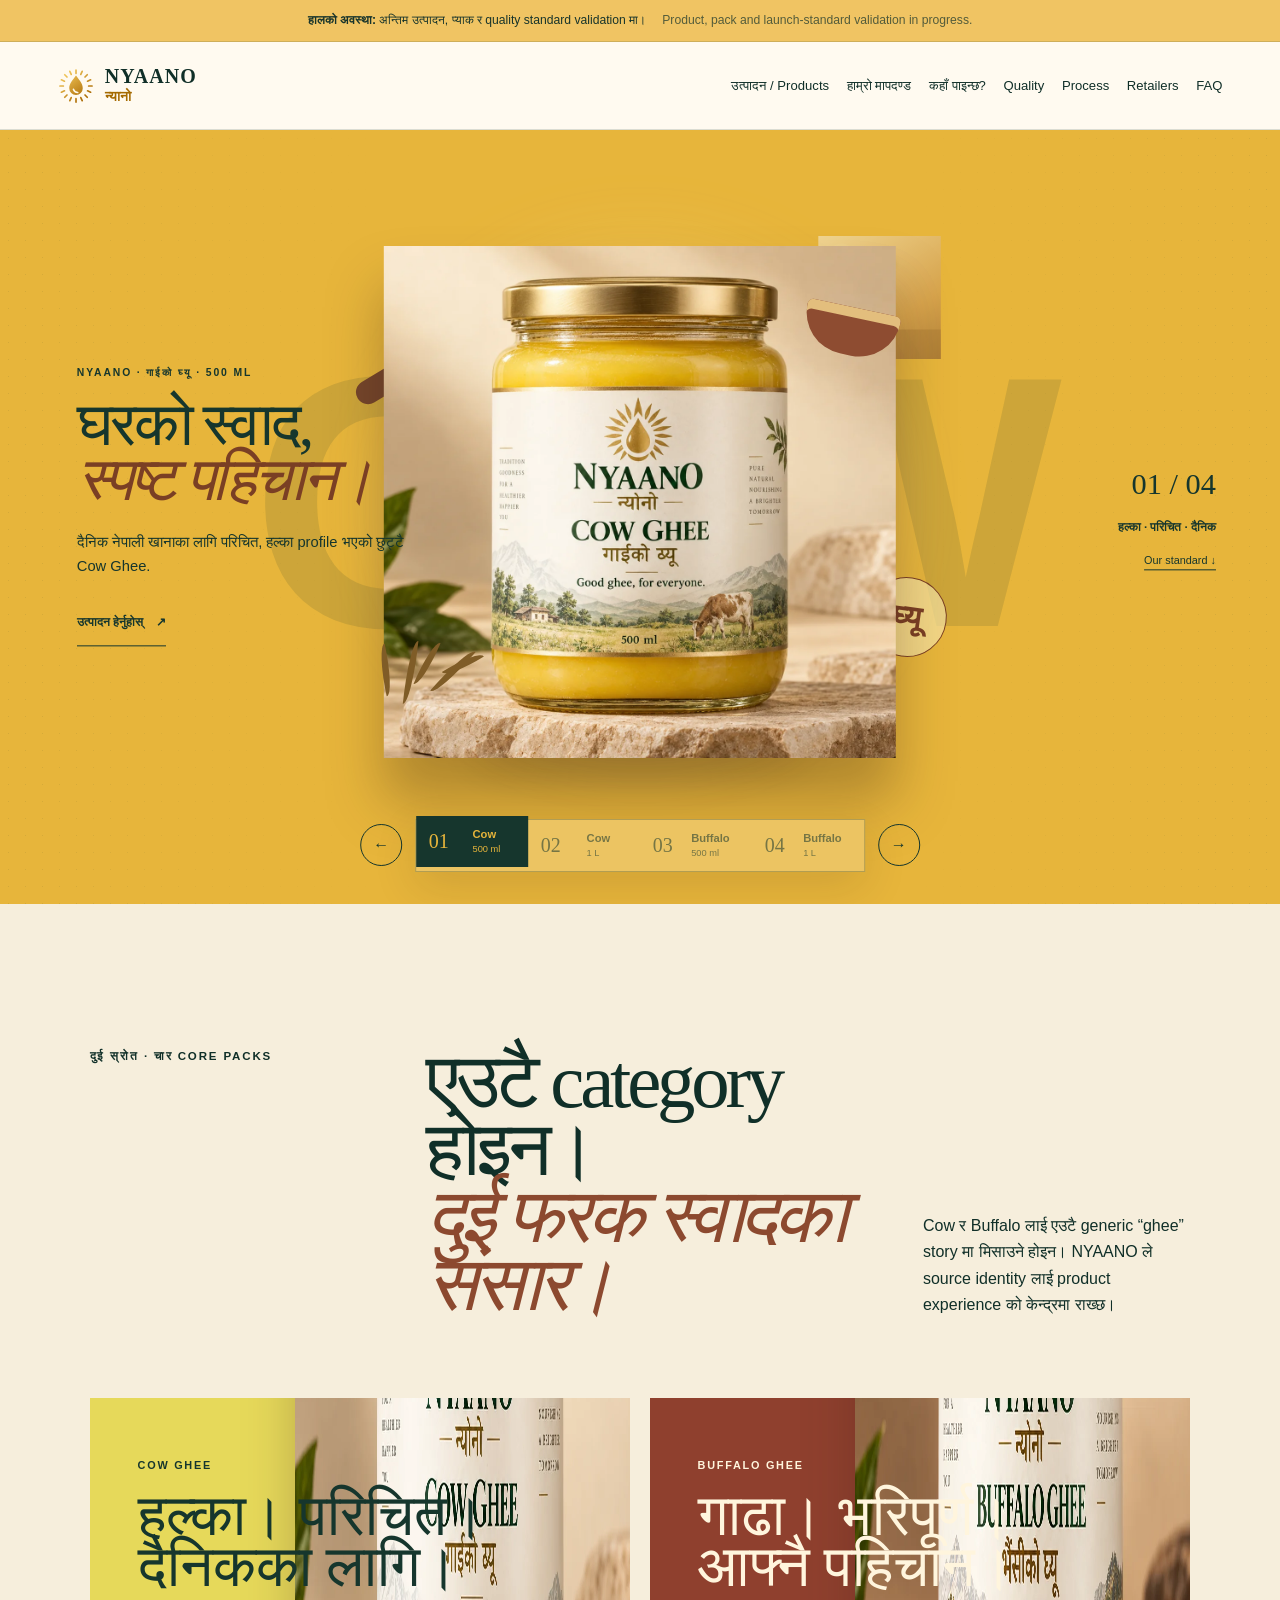
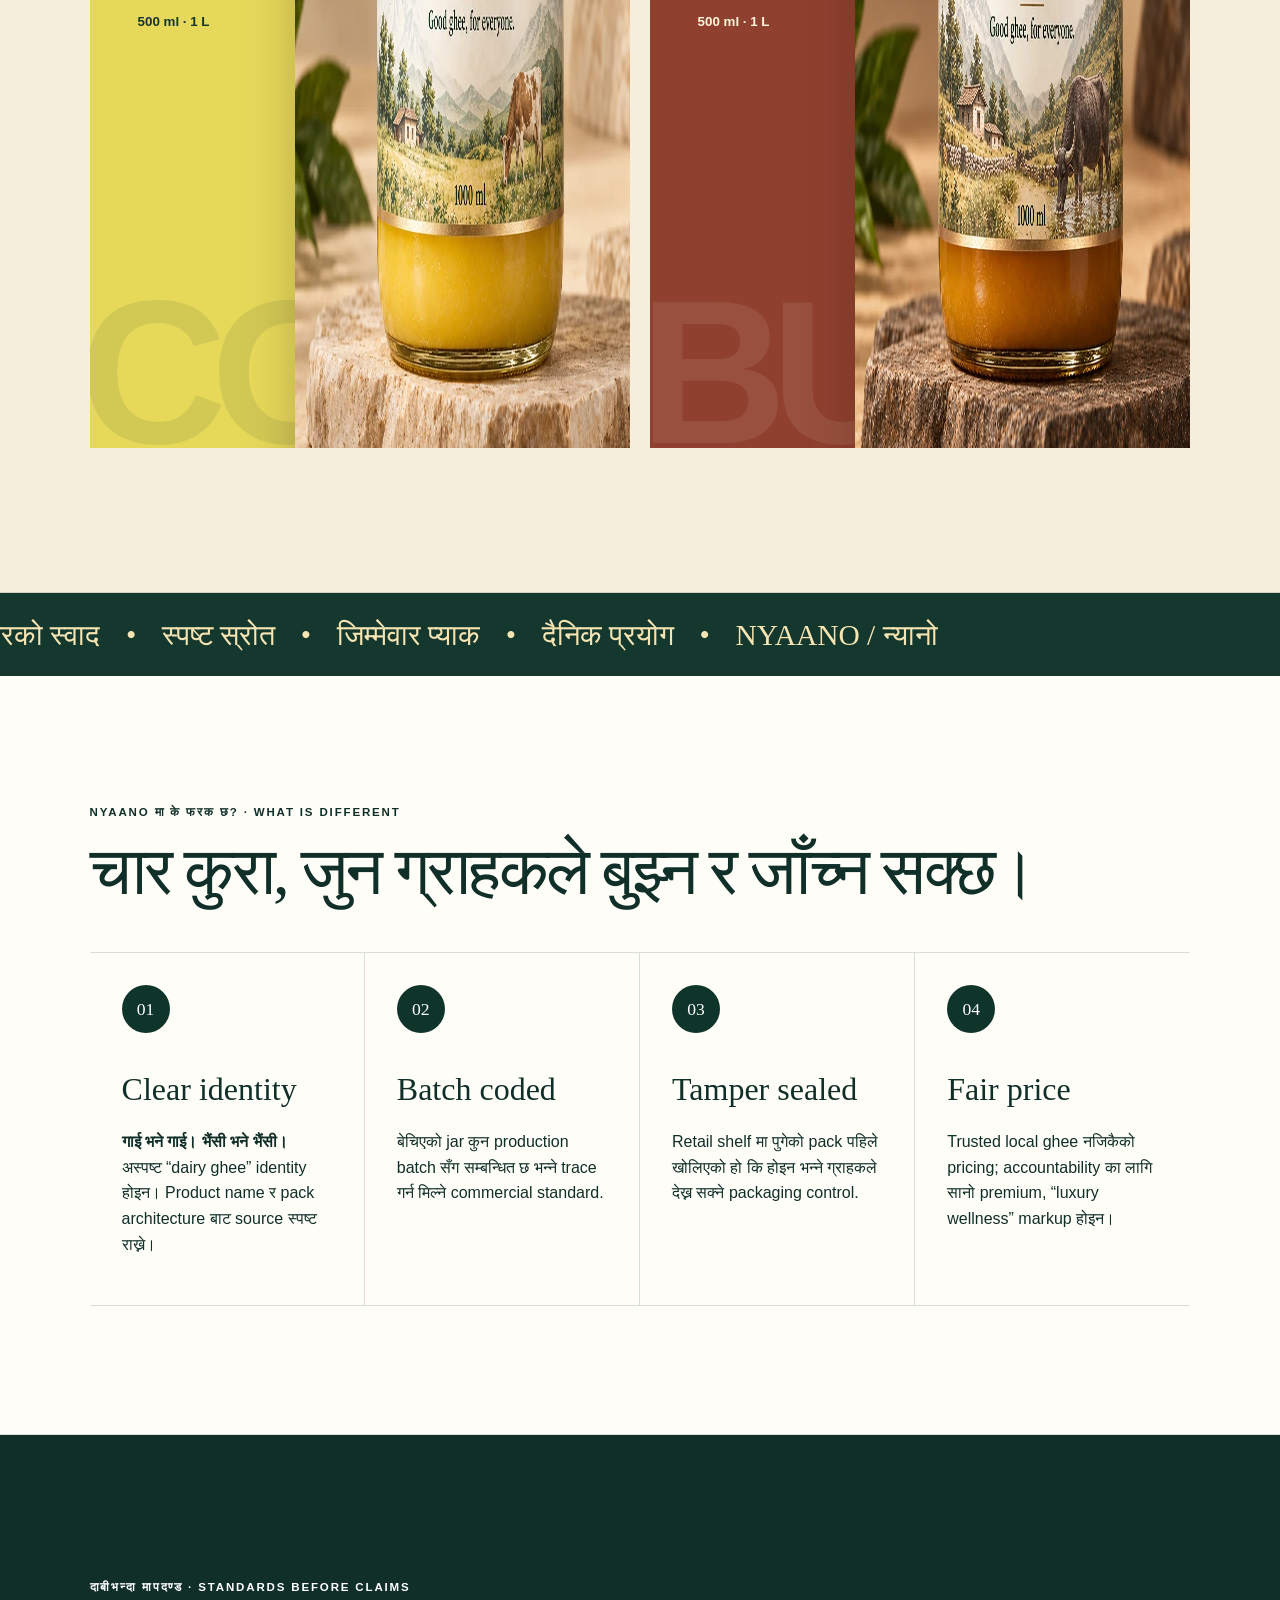
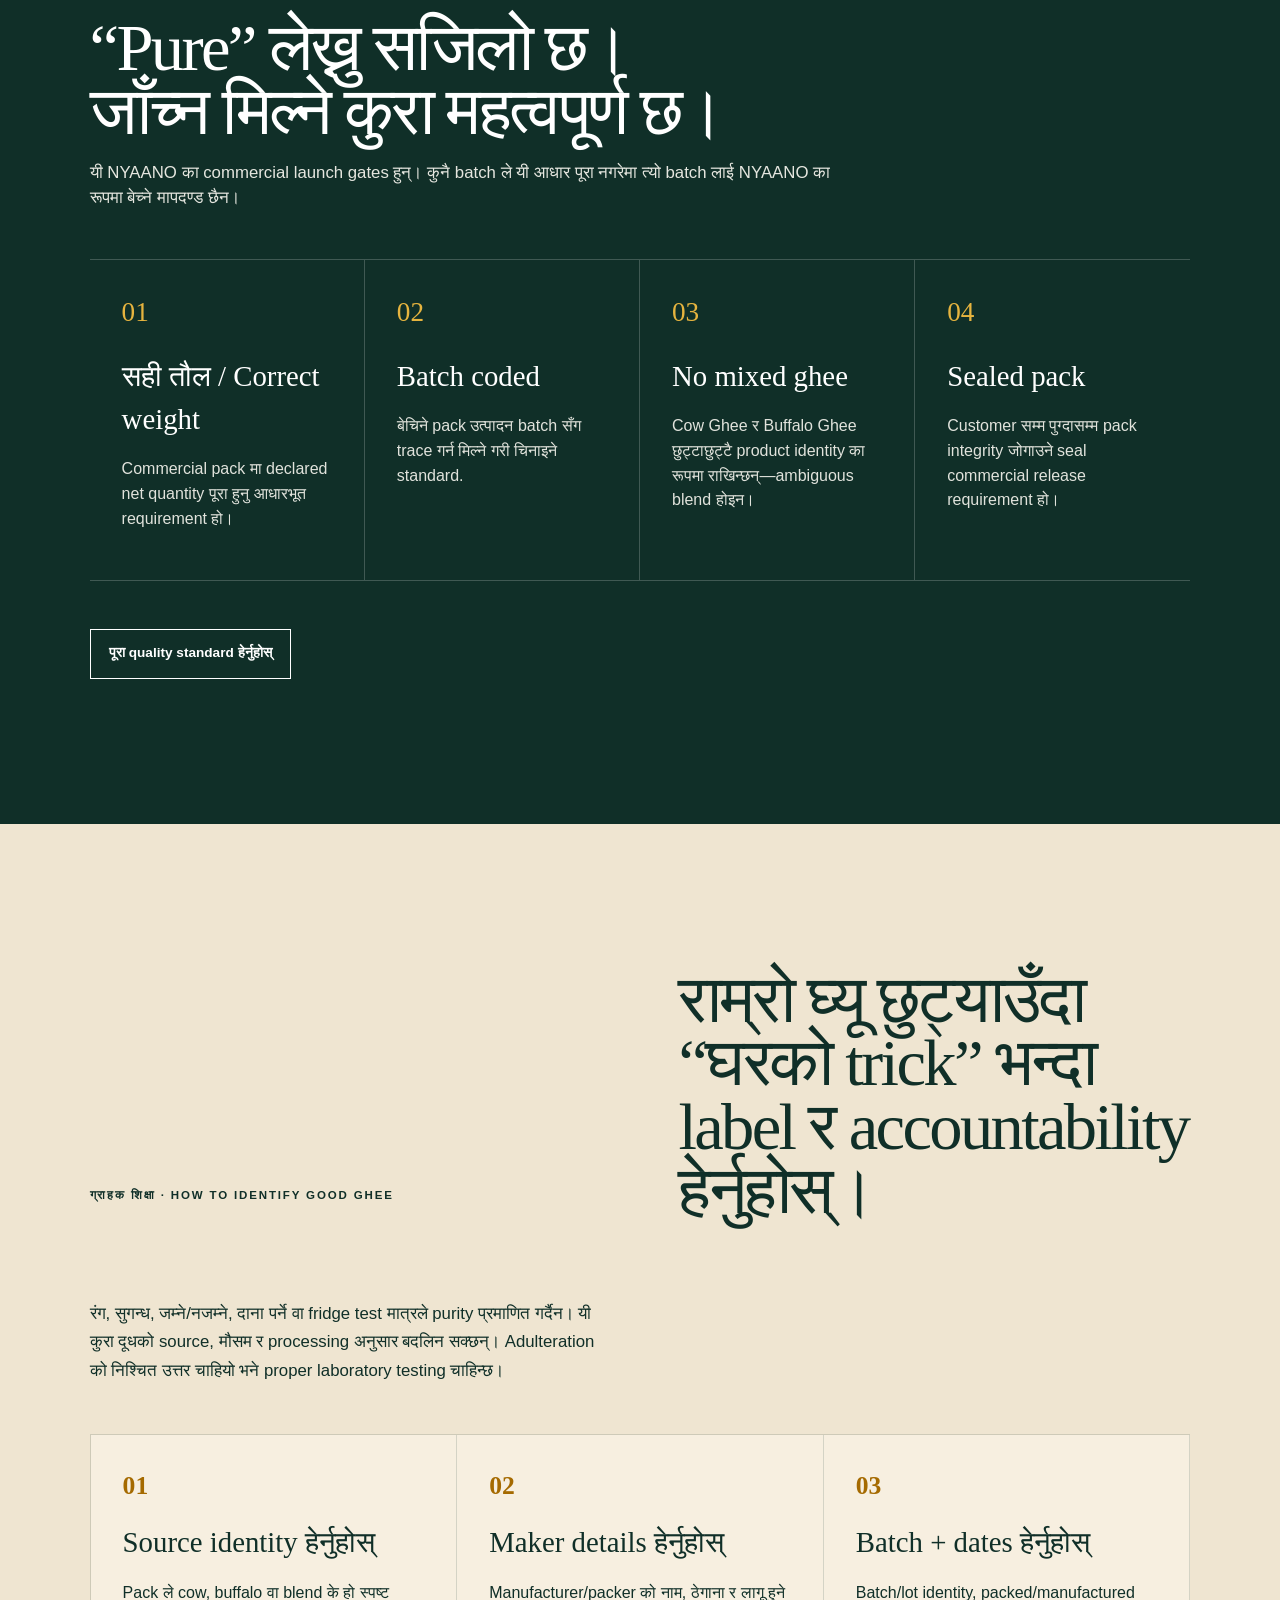
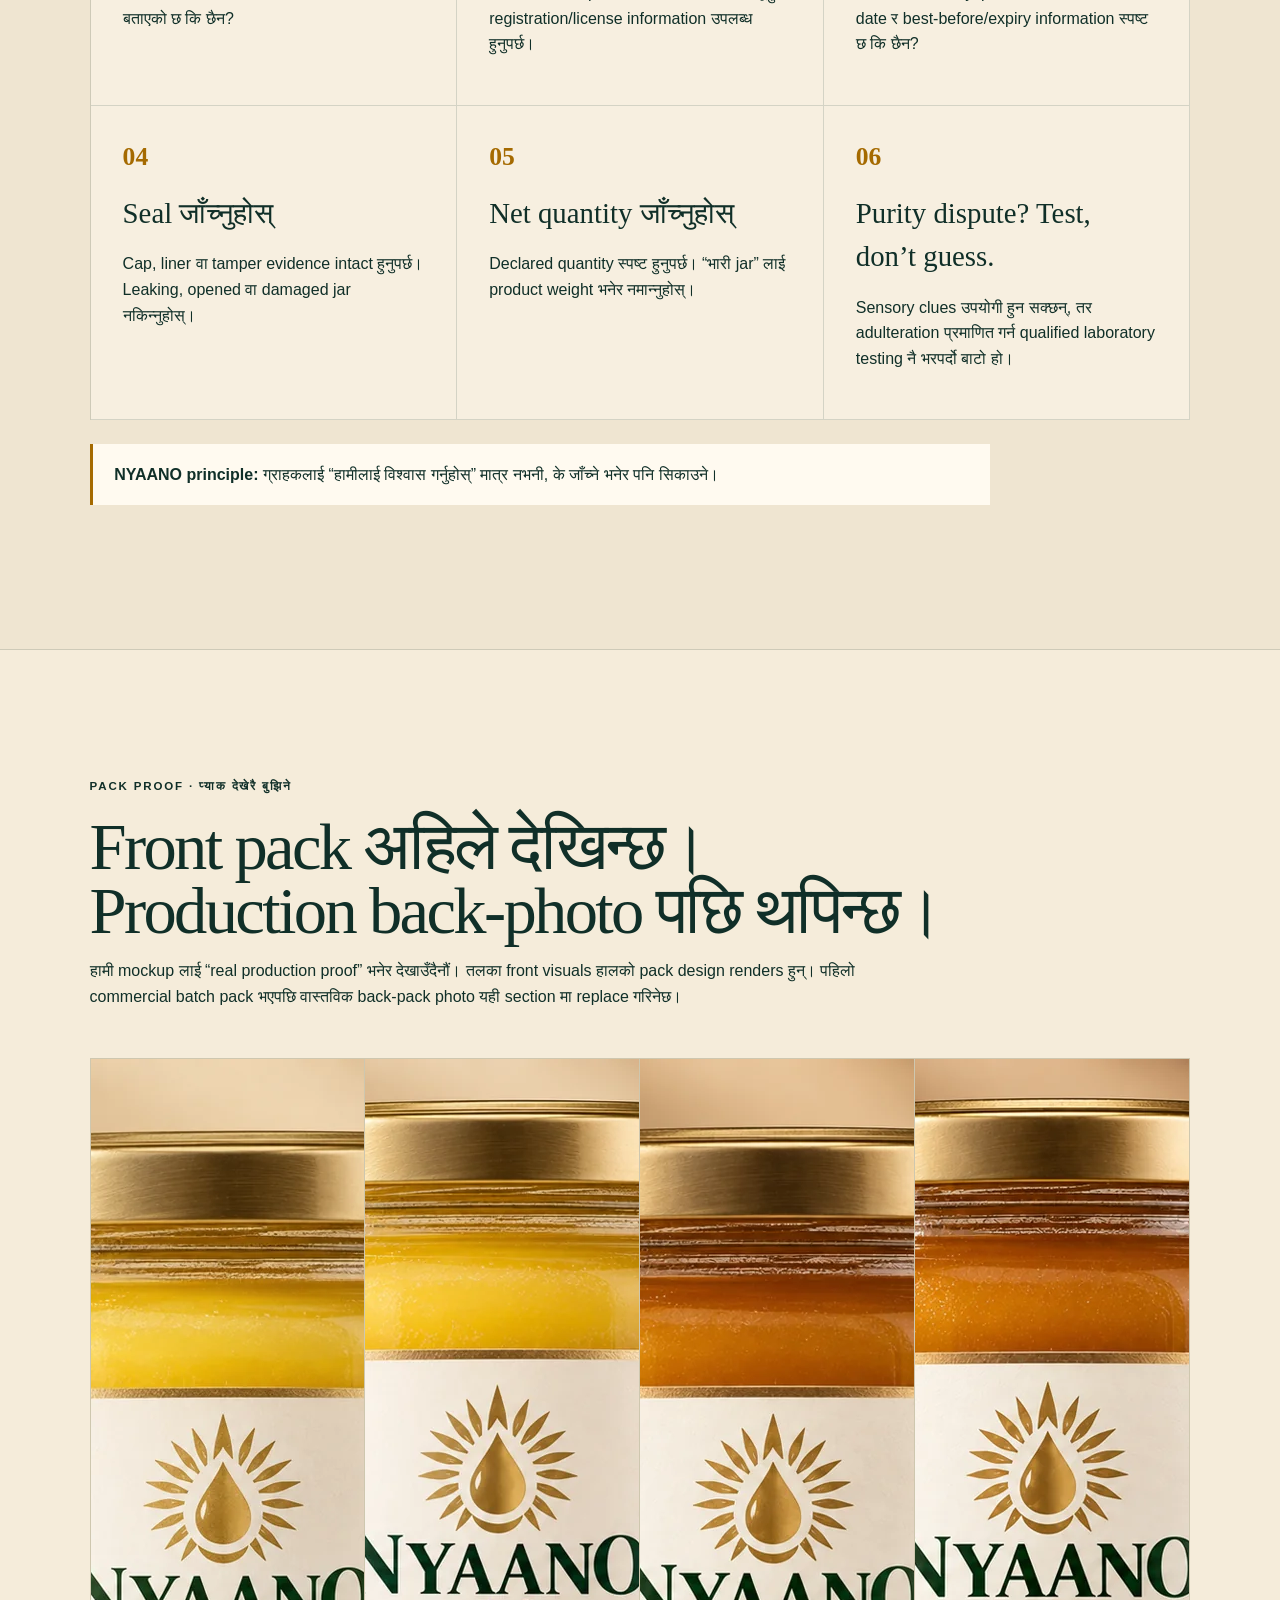
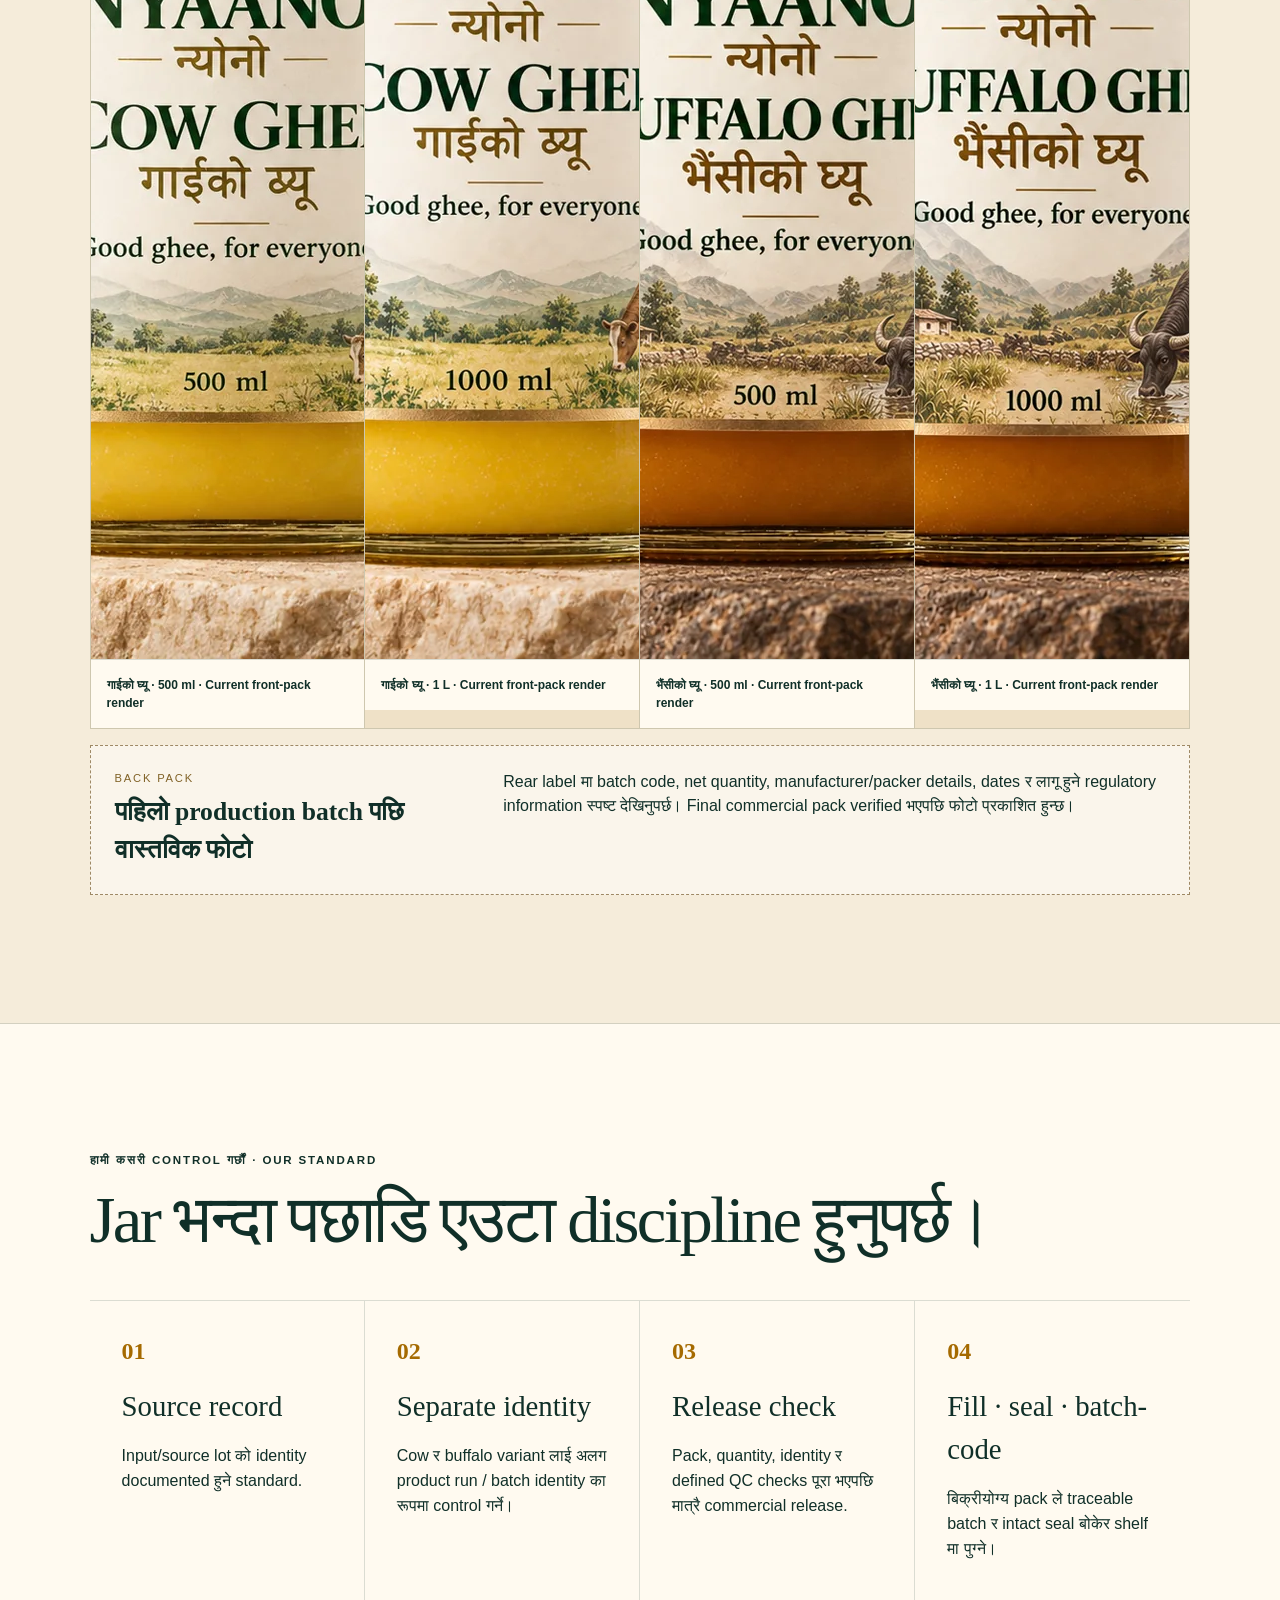
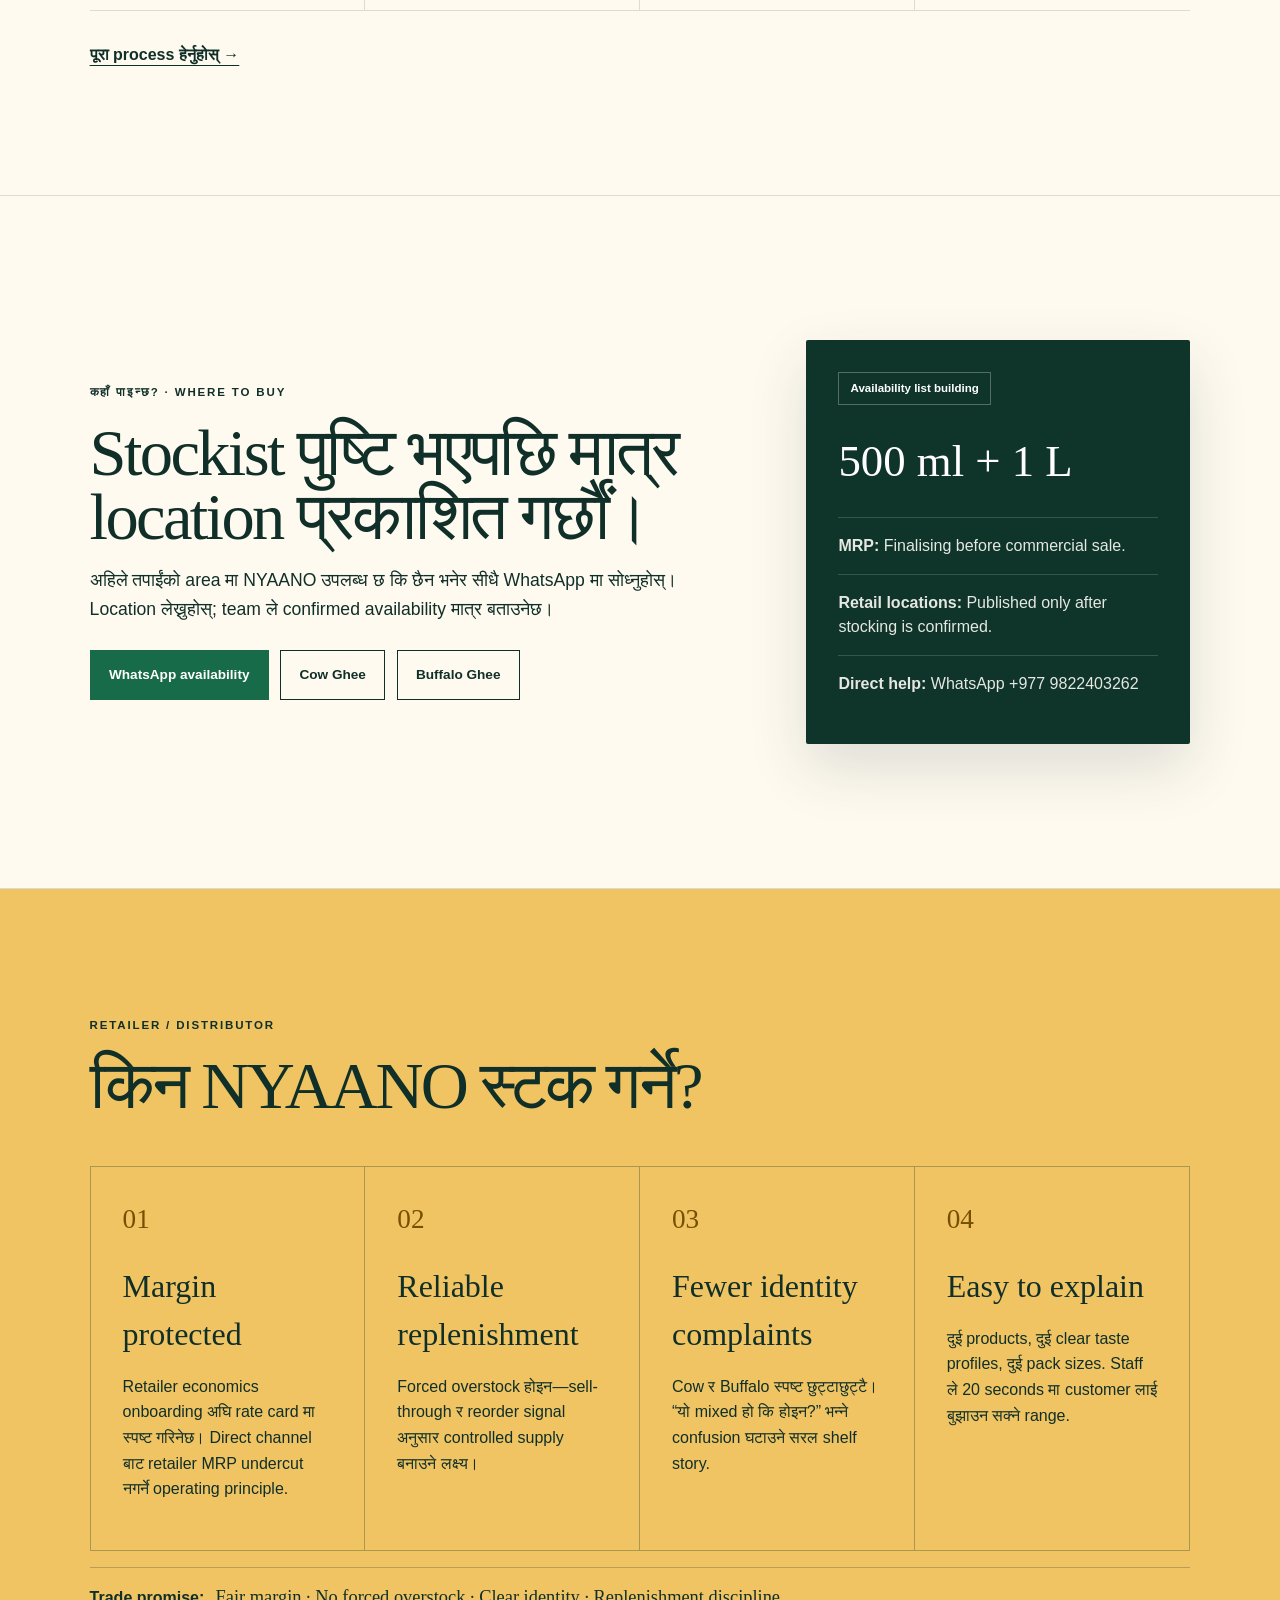
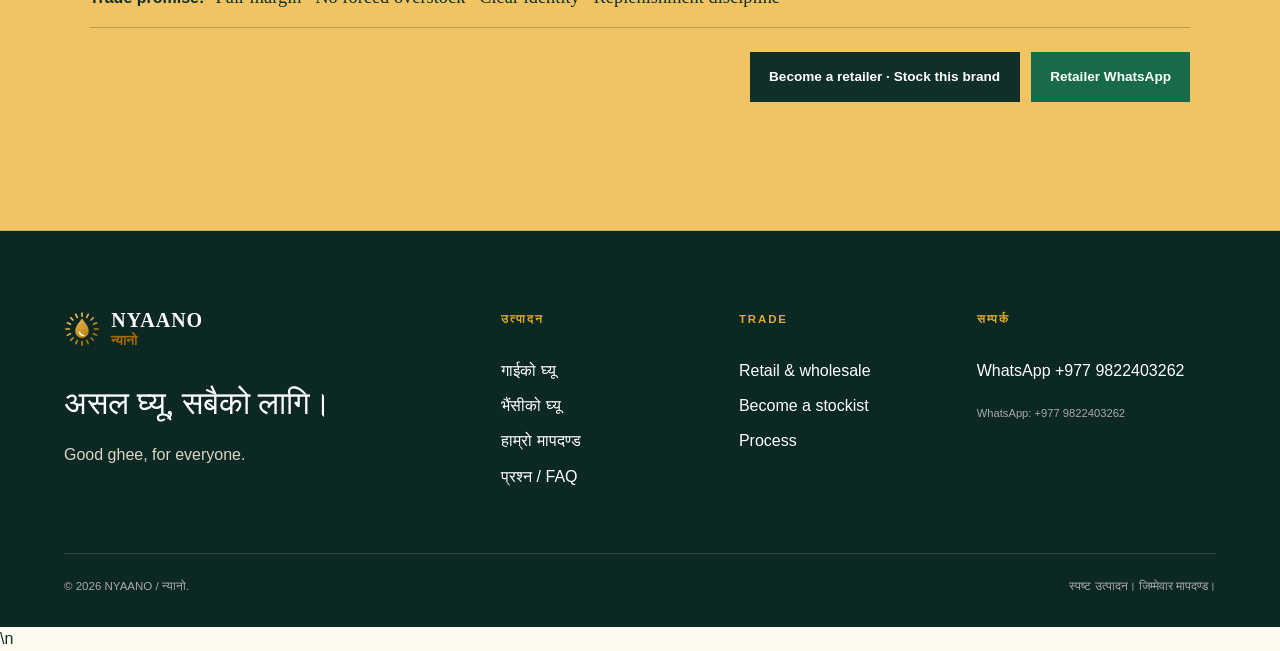
<file: index.html>
<!doctype html>
<html lang="ne-NP">
<head>
<meta charset="utf-8">
<meta name="viewport" content="width=device-width,initial-scale=1">
<title>NYAANO न्यानो | गाईको घ्यू र भैंसीको घ्यू | Nepal</title>
<meta name="description" content="NYAANO / न्यानो — छुट्टाछुट्टै गाईको घ्यू र भैंसीको घ्यू। 500 ml र 1 L प्याक, स्पष्ट पहिचान, batch accountability, fair-price philosophy र WhatsApp availability support.">
<meta name="robots" content="index,follow,max-image-preview:large,max-snippet:-1,max-video-preview:-1">
<meta name="theme-color" content="#0f342a">
<link rel="canonical" href="https://nyaano.vercel.app/">
<link rel="icon" href="assets/favicon.svg" type="image/svg+xml">
<link rel="stylesheet" href="assets/site.css">
<link rel="stylesheet" href="assets/cinema-home.css">
<meta property="og:type" content="website"><meta property="og:site_name" content="NYAANO">
<meta property="og:title" content="NYAANO न्यानो | गाईको घ्यू र भैंसीको घ्यू"><meta property="og:description" content="छुट्टाछुट्टै गाईको घ्यू र भैंसीको घ्यू। स्पष्ट पहिचान, 500 ml र 1 L प्याक र जिम्मेवार quality standard.">
<meta property="og:image" content="https://nyaano.vercel.app/assets/home-hero-nyaano-ghee-v2.webp">
<meta property="og:locale" content="ne_NP"><meta property="og:locale:alternate" content="en_NP">
<meta name="twitter:card" content="summary_large_image">
<script type="application/ld+json">{"@context":"https://schema.org","@type":"Organization","name":"NYAANO","alternateName":"न्यानो","description":"A Nepali dairy brand developing separate cow ghee and buffalo ghee with clear product identity and accountable pack standards.","areaServed":{"@type":"Country","name":"Nepal"},"brand":{"@type":"Brand","name":"NYAANO"}}</script>
<script type="application/ld+json">{"@context":"https://schema.org","@type":"WebSite","name":"NYAANO","url":"https://nyaano.vercel.app/","inLanguage":["ne-NP","en-NP"]}</script>
</head>
<body class="has-mobile-action-bar">
<a class="skip-link" href="#main">मुख्य सामग्रीमा जानुहोस्</a>

<div class="launch-status">
  <span><strong>हालको अवस्था:</strong> अन्तिम उत्पादन, प्याक र quality standard validation मा।</span>
  <span lang="en-NP">Product, pack and launch-standard validation in progress.</span>
</div>

<header class="site-header" data-header>
  <a class="brand notranslate" href="index.html" aria-label="NYAANO home" translate="no">
    <span class="brand-mark" aria-hidden="true"><img src="assets/brand-mark.svg" alt=""></span>
    <span class="brand-type"><strong>NYAANO</strong><em>न्यानो</em></span>
  </a>
  <button class="menu-toggle" type="button" aria-label="Open menu" aria-expanded="false" data-menu-toggle><span></span><span></span></button>
  <nav class="nav" data-nav aria-label="Main navigation">
    <a href="#products">उत्पादन / Products</a>
    <a href="#standard">हाम्रो मापदण्ड</a>
    <a href="#where-to-buy">कहाँ पाइन्छ?</a>
    <a href="quality.html">Quality</a>
    <a href="process.html">Process</a>
    <a href="b2b.html">Retailers</a>
    <a href="faq.html">FAQ</a>
  </nav>
</header>

<main id="main">
<section class="cinema-hero" data-cinema-hero data-product="cow500" aria-roledescription="carousel" aria-label="NYAANO ghee collection">
  <div class="cinema-bg-word" data-bg-word aria-hidden="true">COW</div>
  <div class="cinema-pattern" aria-hidden="true"></div>
  <div class="cinema-copy" aria-live="polite">
    <p class="cinema-overline" data-overline>NYAANO · गाईको घ्यू · 500 ml</p>
    <h1 data-title>घरको स्वाद,<br><em>स्पष्ट पहिचान।</em></h1>
    <p class="cinema-description" data-description>दैनिक नेपाली खानाका लागि परिचित, हल्का profile भएको छुट्टै Cow Ghee.</p>
    <a class="cinema-cta" data-product-link href="cow-ghee.html">उत्पादन हेर्नुहोस् <span>↗</span></a>
  </div>
  <div class="cinema-stage" aria-hidden="true">
    <div class="cinema-sun"></div>
    <div class="prop prop-back prop-spoon"><span></span></div>
    <div class="prop prop-back prop-drop">घ्यू</div>
    <img class="cinema-pack" data-pack src="assets/cow-ghee-500.webp" width="1200" height="1200" alt="" fetchpriority="high" decoding="async">
    <img class="cinema-animal" data-animal src="assets/cow-clear.svg" alt="">
    <div class="prop prop-front prop-grain"><i></i><i></i><i></i><i></i><i></i></div>
    <div class="prop prop-front prop-bowl"><span></span></div>
    <div class="cinema-shadow"></div>
  </div>
  <aside class="cinema-context">
    <span data-counter>01 / 04</span>
    <p data-profile>हल्का · परिचित · दैनिक</p>
    <a href="#standard">Our standard ↓</a>
  </aside>
  <div class="cinema-selector" role="group" aria-label="Choose product">
    <button class="cinema-arrow" type="button" data-prev aria-label="Previous product">←</button>
    <div class="cinema-options">
      <button type="button" data-product-option="cow500" aria-current="true"><span>01</span><b>Cow</b><small>500 ml</small></button>
      <button type="button" data-product-option="cow1000"><span>02</span><b>Cow</b><small>1 L</small></button>
      <button type="button" data-product-option="buffalo500"><span>03</span><b>Buffalo</b><small>500 ml</small></button>
      <button type="button" data-product-option="buffalo1000"><span>04</span><b>Buffalo</b><small>1 L</small></button>
    </div>
    <button class="cinema-arrow" type="button" data-next aria-label="Next product">→</button>
  </div>
  <p class="cinema-swipe">Swipe / arrows to explore</p><div class="scene-a11y" aria-live="polite" data-scene-status>Cow Ghee, 500 ml selected</div>
</section>

<section class="collection-story section" id="products">
  <div class="collection-intro reveal"><p class="eyebrow">दुई स्रोत · चार core packs</p><h2>एउटै category होइन।<br><i>दुई फरक स्वादका संसार।</i></h2><p>Cow र Buffalo लाई एउटै generic “ghee” story मा मिसाउने होइन। NYAANO ले source identity लाई product experience को केन्द्रमा राख्छ।</p></div>
  <div class="collection-scenes">
    <a class="collection-panel cow-panel reveal" href="cow-ghee.html"><span class="collection-number">01</span><div><p>Cow Ghee</p><h3>हल्का। परिचित।<br>दैनिकका लागि।</h3><small>500 ml · 1 L</small></div><img src="assets/cow-ghee-1000.webp" width="1200" height="1200" alt="NYAANO Cow Ghee 1 L" loading="lazy"><b aria-hidden="true">COW</b></a>
    <a class="collection-panel buffalo-panel reveal" href="buffalo-ghee.html"><span class="collection-number">02</span><div><p>Buffalo Ghee</p><h3>गाढा। भरिपूर्ण।<br>आफ्नै पहिचान।</h3><small>500 ml · 1 L</small></div><img src="assets/buffalo-ghee-1000.webp" width="1200" height="1200" alt="NYAANO Buffalo Ghee 1 L" loading="lazy"><b aria-hidden="true">BUFFALO</b></a>
  </div>
</section>
<section class="story-ribbon">
  <p>घरको स्वाद</p><span>•</span><p>स्पष्ट स्रोत</p><span>•</span><p>जिम्मेवार प्याक</p><span>•</span><p>दैनिक प्रयोग</p><span>•</span><p>NYAANO / न्यानो</p>
</section>
<section class="difference-section section" id="different">
  <div class="section-kicker reveal">
    <p class="eyebrow">NYAANO मा के फरक छ? · What is different</p>
    <h2>चार कुरा, जुन ग्राहकले बुझ्न र जाँच्न सक्छ।</h2>
  </div>
  <div class="difference-grid">
    <article class="difference-card reveal"><span class="difference-icon" aria-hidden="true">01</span><h3>Clear identity</h3><p><strong>गाई भने गाई। भैंसी भने भैंसी।</strong> अस्पष्ट “dairy ghee” identity होइन। Product name र pack architecture बाट source स्पष्ट राख्ने।</p></article>
    <article class="difference-card reveal"><span class="difference-icon" aria-hidden="true">02</span><h3>Batch coded</h3><p>बेचिएको jar कुन production batch सँग सम्बन्धित छ भन्ने trace गर्न मिल्ने commercial standard.</p></article>
    <article class="difference-card reveal"><span class="difference-icon" aria-hidden="true">03</span><h3>Tamper sealed</h3><p>Retail shelf मा पुगेको pack पहिले खोलिएको हो कि होइन भन्ने ग्राहकले देख्न सक्ने packaging control.</p></article>
    <article class="difference-card reveal"><span class="difference-icon" aria-hidden="true">04</span><h3>Fair price</h3><p>Trusted local ghee नजिकैको pricing; accountability का लागि सानो premium, “luxury wellness” markup होइन।</p></article>
  </div>
</section>

<section class="proof-section section dark" id="standard">
  <div class="section-kicker reveal">
    <p class="eyebrow">दाबीभन्दा मापदण्ड · Standards before claims</p>
    <h2>“Pure” लेख्नु सजिलो छ।<br>जाँच्न मिल्ने कुरा महत्वपूर्ण छ।</h2>
    <p class="proof-intro">यी NYAANO का commercial launch gates हुन्। कुनै batch ले यी आधार पूरा नगरेमा त्यो batch लाई NYAANO का रूपमा बेच्ने मापदण्ड छैन।</p>
  </div>
  <div class="trust-grid">
    <article class="reveal"><span>01</span><h3>सही तौल / Correct weight</h3><p>Commercial pack मा declared net quantity पूरा हुनु आधारभूत requirement हो।</p></article>
    <article class="reveal"><span>02</span><h3>Batch coded</h3><p>बेचिने pack उत्पादन batch सँग trace गर्न मिल्ने गरी चिनाइने standard.</p></article>
    <article class="reveal"><span>03</span><h3>No mixed ghee</h3><p>Cow Ghee र Buffalo Ghee छुट्टाछुट्टै product identity का रूपमा राखिन्छन्—ambiguous blend होइन।</p></article>
    <article class="reveal"><span>04</span><h3>Sealed pack</h3><p>Customer सम्म पुग्दासम्म pack integrity जोगाउने seal commercial release requirement हो।</p></article>
  </div>
  <a class="btn btn-light reveal" href="quality.html">पूरा quality standard हेर्नुहोस्</a>
</section>

<section class="ghee-guide section" id="good-ghee-guide">
  <div class="guide-intro reveal">
    <p class="eyebrow">ग्राहक शिक्षा · How to identify good ghee</p>
    <h2>राम्रो घ्यू छुट्याउँदा “घरको trick” भन्दा label र accountability हेर्नुहोस्।</h2>
    <p>रंग, सुगन्ध, जम्ने/नजम्ने, दाना पर्ने वा fridge test मात्रले purity प्रमाणित गर्दैन। यी कुरा दूधको source, मौसम र processing अनुसार बदलिन सक्छन्। Adulteration को निश्चित उत्तर चाहियो भने proper laboratory testing चाहिन्छ।</p>
  </div>
  <div class="ghee-checklist">
    <article class="reveal"><b>01</b><h3>Source identity हेर्नुहोस्</h3><p>Pack ले cow, buffalo वा blend के हो स्पष्ट बताएको छ कि छैन?</p></article>
    <article class="reveal"><b>02</b><h3>Maker details हेर्नुहोस्</h3><p>Manufacturer/packer को नाम, ठेगाना र लागू हुने registration/license information उपलब्ध हुनुपर्छ।</p></article>
    <article class="reveal"><b>03</b><h3>Batch + dates हेर्नुहोस्</h3><p>Batch/lot identity, packed/manufactured date र best-before/expiry information स्पष्ट छ कि छैन?</p></article>
    <article class="reveal"><b>04</b><h3>Seal जाँच्नुहोस्</h3><p>Cap, liner वा tamper evidence intact हुनुपर्छ। Leaking, opened वा damaged jar नकिन्नुहोस्।</p></article>
    <article class="reveal"><b>05</b><h3>Net quantity जाँच्नुहोस्</h3><p>Declared quantity स्पष्ट हुनुपर्छ। “भारी jar” लाई product weight भनेर नमान्नुहोस्।</p></article>
    <article class="reveal"><b>06</b><h3>Purity dispute? Test, don’t guess.</h3><p>Sensory clues उपयोगी हुन सक्छन्, तर adulteration प्रमाणित गर्न qualified laboratory testing नै भरपर्दो बाटो हो।</p></article>
  </div>
  <p class="guide-note reveal"><strong>NYAANO principle:</strong> ग्राहकलाई “हामीलाई विश्वास गर्नुहोस्” मात्र नभनी, के जाँच्ने भनेर पनि सिकाउने।</p>
</section>

<section class="pack-proof section">
  <div class="section-kicker reveal">
    <p class="eyebrow">Pack proof · प्याक देखेरै बुझिने</p>
    <h2>Front pack अहिले देखिन्छ।<br>Production back-photo पछि थपिन्छ।</h2>
    <p class="pack-proof-note">हामी mockup लाई “real production proof” भनेर देखाउँदैनौं। तलका front visuals हालको pack design renders हुन्। पहिलो commercial batch pack भएपछि वास्तविक back-pack photo यही section मा replace गरिनेछ।</p>
  </div>
  <div class="pack-grid">
    <figure class="reveal"><img src="assets/cow-ghee-500.webp" width="1200" height="1200" alt="NYAANO Cow Ghee 500 ml current front pack render" loading="lazy"><figcaption>गाईको घ्यू · 500 ml · Current front-pack render</figcaption></figure>
    <figure class="reveal"><img src="assets/cow-ghee-1000.webp" width="1200" height="1200" alt="NYAANO Cow Ghee 1 litre current front pack render" loading="lazy"><figcaption>गाईको घ्यू · 1 L · Current front-pack render</figcaption></figure>
    <figure class="reveal"><img src="assets/buffalo-ghee-500.webp" width="1200" height="1200" alt="NYAANO Buffalo Ghee 500 ml current front pack render" loading="lazy"><figcaption>भैंसीको घ्यू · 500 ml · Current front-pack render</figcaption></figure>
    <figure class="reveal"><img src="assets/buffalo-ghee-1000.webp" width="1200" height="1200" alt="NYAANO Buffalo Ghee 1 litre current front pack render" loading="lazy"><figcaption>भैंसीको घ्यू · 1 L · Current front-pack render</figcaption></figure>
  </div>
  <div class="back-pack-status reveal">
    <div><span>BACK PACK</span><strong>पहिलो production batch पछि वास्तविक फोटो</strong></div>
    <p>Rear label मा batch code, net quantity, manufacturer/packer details, dates र लागू हुने regulatory information स्पष्ट देखिनुपर्छ। Final commercial pack verified भएपछि फोटो प्रकाशित हुन्छ।</p>
  </div>
</section>

<section class="our-standard section">
  <div class="section-kicker reveal">
    <p class="eyebrow">हामी कसरी control गर्छौं · Our standard</p>
    <h2>Jar भन्दा पछाडि एउटा discipline हुनुपर्छ।</h2>
  </div>
  <div class="standard-steps">
    <article class="reveal"><b>01</b><h3>Source record</h3><p>Input/source lot को identity documented हुने standard.</p></article>
    <article class="reveal"><b>02</b><h3>Separate identity</h3><p>Cow र buffalo variant लाई अलग product run / batch identity का रूपमा control गर्ने।</p></article>
    <article class="reveal"><b>03</b><h3>Release check</h3><p>Pack, quantity, identity र defined QC checks पूरा भएपछि मात्रै commercial release.</p></article>
    <article class="reveal"><b>04</b><h3>Fill · seal · batch-code</h3><p>बिक्रीयोग्य pack ले traceable batch र intact seal बोकेर shelf मा पुग्ने।</p></article>
  </div>
  <a class="text-link reveal" href="process.html">पूरा process हेर्नुहोस् →</a>
</section>

<section class="availability section" id="where-to-buy">
  <div class="availability-copy reveal">
    <p class="eyebrow">कहाँ पाइन्छ? · Where to buy</p>
    <h2>Stockist पुष्टि भएपछि मात्र location प्रकाशित गर्छौं।</h2>
    <p class="ne-primary">अहिले तपाईंको area मा NYAANO उपलब्ध छ कि छैन भनेर सीधै WhatsApp मा सोध्नुहोस्। Location लेख्नुहोस्; team ले confirmed availability मात्र बताउनेछ।</p>
    <div class="hero-actions">
      <a class="btn btn-whatsapp" data-wa-message="Namaste NYAANO, I want to buy NYAANO ghee. Please tell me the nearest confirmed stockist. My location is: " href="https://wa.me/9779822403262" target="_blank" rel="noopener">WhatsApp availability</a>
      <a class="btn btn-line" href="cow-ghee.html">Cow Ghee</a>
      <a class="btn btn-line" href="buffalo-ghee.html">Buffalo Ghee</a>
    </div>
  </div>
  <aside class="availability-card reveal">
    <span class="status-pill">Availability list building</span>
    <h3>500 ml + 1 L</h3>
    <p><strong>MRP:</strong> Finalising before commercial sale.</p>
    <p><strong>Retail locations:</strong> Published only after stocking is confirmed.</p>
    <p><strong>Direct help:</strong> WhatsApp +977 9822403262</p>
  </aside>
</section>

<section class="why-stock section" id="why-stock">
  <div class="section-kicker reveal">
    <p class="eyebrow">Retailer / Distributor</p>
    <h2>किन NYAANO स्टक गर्ने?</h2>
  </div>
  <div class="retailer-value-grid">
    <article class="reveal"><span>01</span><h3>Margin protected</h3><p>Retailer economics onboarding अघि rate card मा स्पष्ट गरिनेछ। Direct channel बाट retailer MRP undercut नगर्ने operating principle.</p></article>
    <article class="reveal"><span>02</span><h3>Reliable replenishment</h3><p>Forced overstock होइन—sell-through र reorder signal अनुसार controlled supply बनाउने लक्ष्य।</p></article>
    <article class="reveal"><span>03</span><h3>Fewer identity complaints</h3><p>Cow र Buffalo स्पष्ट छुट्टाछुट्टै। “यो mixed हो कि होइन?” भन्ने confusion घटाउने सरल shelf story.</p></article>
    <article class="reveal"><span>04</span><h3>Easy to explain</h3><p>दुई products, दुई clear taste profiles, दुई pack sizes. Staff ले 20 seconds मा customer लाई बुझाउन सक्ने range.</p></article>
  </div>
  <div class="retailer-promise reveal">
    <strong>Trade promise:</strong>
    <span>Fair margin · No forced overstock · Clear identity · Replenishment discipline</span>
  </div>
  <div class="trade-actions reveal">
    <a class="btn btn-dark" href="b2b.html#partner">Become a retailer · Stock this brand</a>
    <a class="btn btn-whatsapp" data-wa-message="Namaste NYAANO, I want to stock NYAANO at my business. Business name: ____ | Business type: ____ | Location: ____ | My name: ____" href="https://wa.me/9779822403262" target="_blank" rel="noopener">Retailer WhatsApp</a>
  </div>
</section>
</main>

<nav class="mobile-action-bar" aria-label="Quick actions">
  <a data-wa-message="Namaste NYAANO, I want to know where I can buy NYAANO ghee. My location is: " href="https://wa.me/9779822403262" target="_blank" rel="noopener">किन्ने / WhatsApp</a>
  <a href="b2b.html#partner">स्टक राख्ने / Retailer</a>
</nav>

<footer class="footer" id="contact">
  <div class="footer-main">
    <div>
      <a class="brand footer-brand" href="index.html">
        <span class="brand-mark" aria-hidden="true"><img src="assets/brand-mark.svg" alt=""></span>
        <span class="brand-type"><strong>NYAANO</strong><em>न्यानो</em></span>
      </a>
      <p class="footer-line">असल घ्यू, सबैको लागि।</p>
      <p class="footer-sub">Good ghee, for everyone.</p>
    </div>
    <div><p class="eyebrow">उत्पादन</p><a href="cow-ghee.html">गाईको घ्यू</a><a href="buffalo-ghee.html">भैंसीको घ्यू</a><a href="quality.html">हाम्रो मापदण्ड</a><a href="faq.html">प्रश्न / FAQ</a></div>
    <div><p class="eyebrow">Trade</p><a href="b2b.html">Retail & wholesale</a><a href="b2b.html#partner">Become a stockist</a><a href="process.html">Process</a></div>
    <div><p class="eyebrow">सम्पर्क</p><a data-wa-message="Namaste NYAANO, I have a question about NYAANO ghee." href="https://wa.me/9779822403262" target="_blank" rel="noopener">WhatsApp +977 9822403262</a><p class="micro">Availability, product and trade enquiries.</p></div>
  </div>
  <div class="footer-bottom"><span>© 2026 NYAANO / न्यानो.</span><span>स्पष्ट उत्पादन। जिम्मेवार मापदण्ड।</span></div>
</footer>
<script src="assets/site.js" defer></script>
<script src="assets/cinema-home.js" defer></script>\n</body>
</html>
</file>
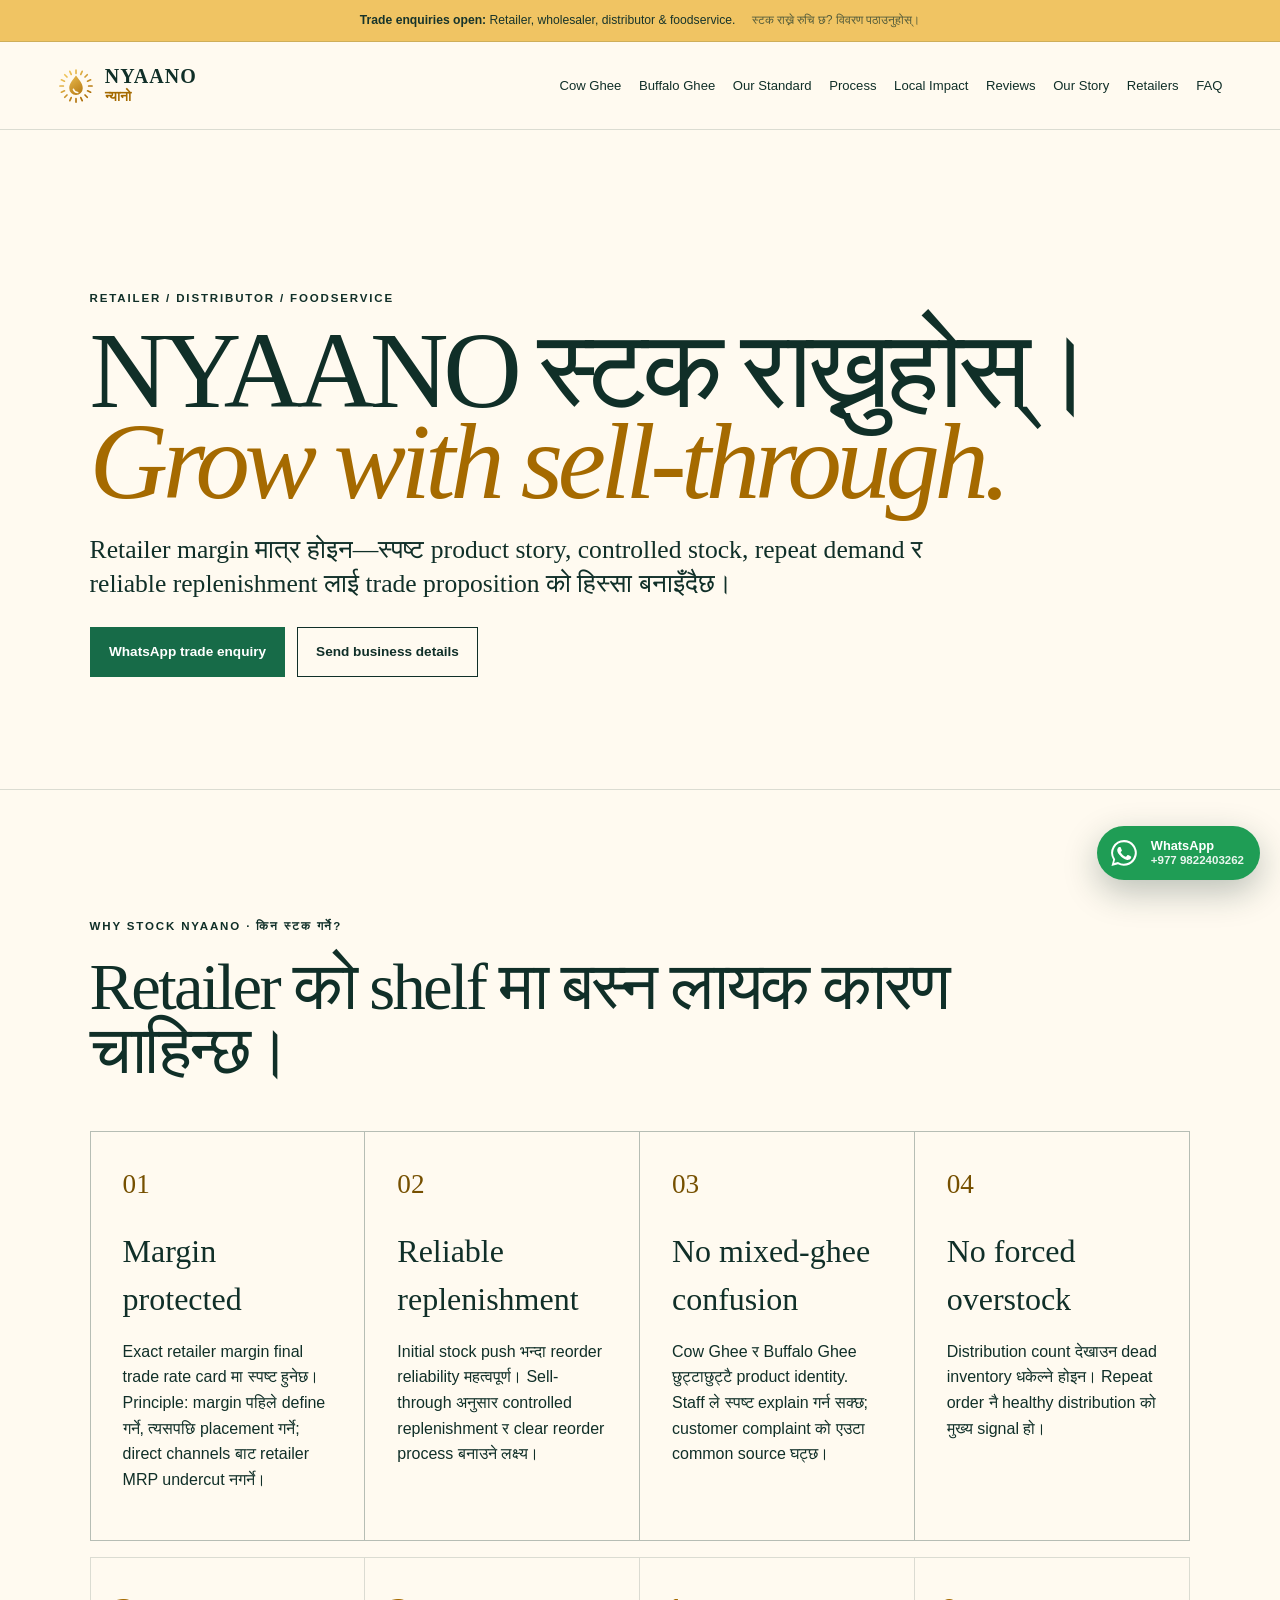
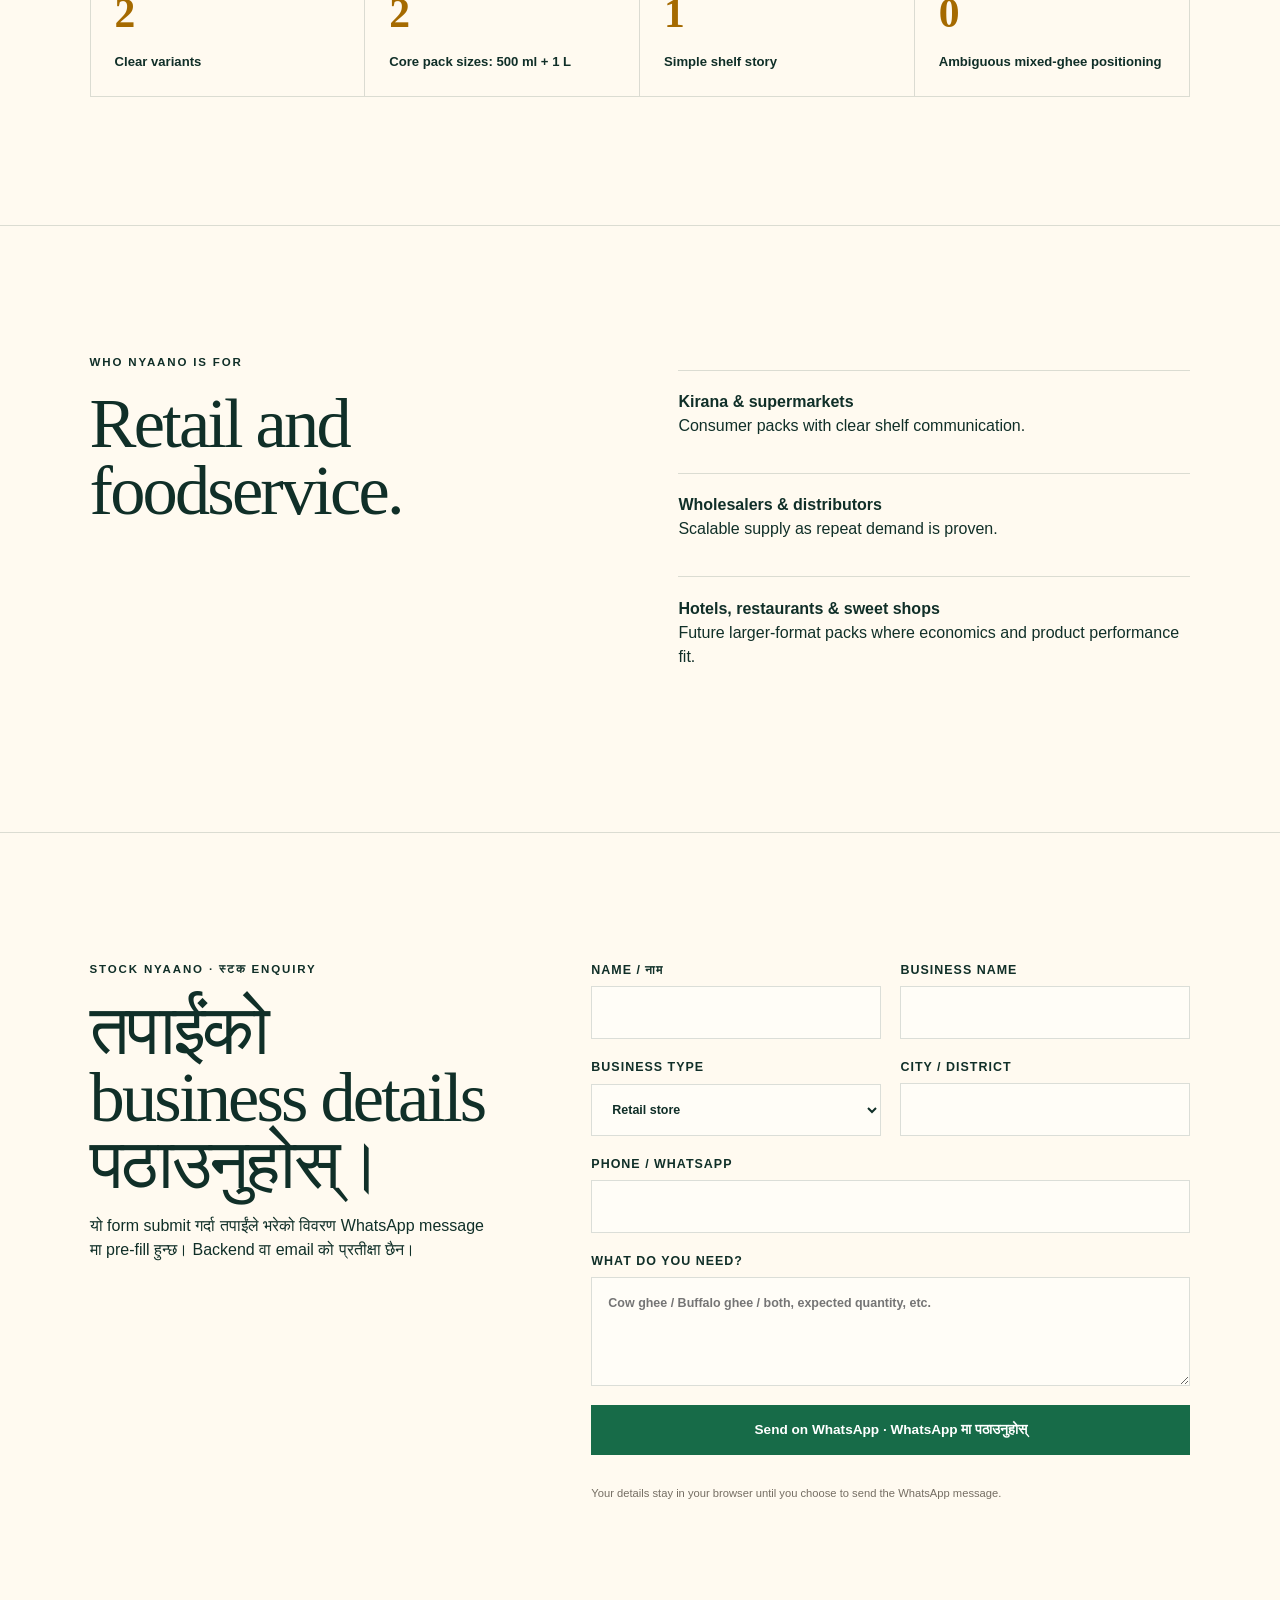
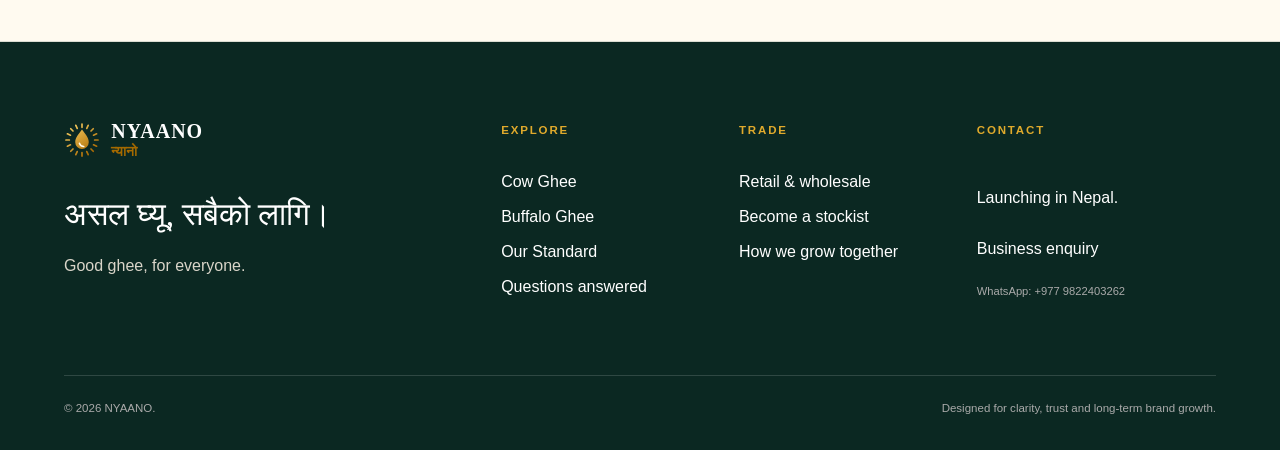
<file: b2b.html>
<!doctype html>
<html lang="ne-NP">
<head>
<meta charset="utf-8">
<meta name="viewport" content="width=device-width,initial-scale=1">
<title>Stock NYAANO | Retailer, Wholesaler & Foodservice Partnerships</title>
<meta name="description" content="Retailers, wholesalers, hotels, restaurants and foodservice buyers can explore the NYAANO trade proposition: clear products, fair economics, reliable replenishment and sell-through support.">
<meta name="robots" content="index,follow,max-image-preview:large,max-snippet:-1,max-video-preview:-1">
<meta name="theme-color" content="#0f342a">
<link rel="canonical" href="https://nyaano.vercel.app/b2b.html">
<link rel="icon" href="assets/favicon.svg" type="image/svg+xml">
<link rel="stylesheet" href="assets/site.css">
<meta property="og:type" content="website"><meta property="og:site_name" content="NYAANO">
<meta property="og:title" content="Stock NYAANO | Retailer, Wholesaler & Foodservice Partnerships"><meta property="og:description" content="Retailers, wholesalers, hotels, restaurants and foodservice buyers can explore the NYAANO trade proposition: clear products, fair economics, reliable replenishment and sell-through support.">
<meta property="og:image" content="https://nyaano.vercel.app/assets/home-hero-nyaano-ghee.webp">
<meta property="og:locale" content="en_NP"><meta property="og:locale:alternate" content="ne_NP">
<meta name="twitter:card" content="summary_large_image">
<script type="application/ld+json">{"@context": "https://schema.org", "@type": "Organization", "name": "NYAANO", "alternateName": "न्यानो", "description": "NYAANO is a Nepali dairy brand launching with separate cow ghee and buffalo ghee, built around familiar taste, clear product identity, accountable quality standards and fair pricing.", "areaServed": {"@type": "Country", "name": "Nepal"}, "brand": {"@type": "Brand", "name": "NYAANO"}}</script>
</head>
<body>
<a class="skip-link" href="#main">Skip to content</a>
<div class="launch-status"><span><strong>Trade enquiries open:</strong> Retailer, wholesaler, distributor & foodservice.</span><span>स्टक राख्ने रुचि छ? विवरण पठाउनुहोस्।</span></div>

<header class="site-header" data-header>
  <a class="brand" href="index.html" aria-label="NYAANO home">
    <span class="brand-mark" aria-hidden="true"><img src="assets/brand-mark.svg" alt=""></span>
    <span class="brand-type"><strong>NYAANO</strong><em>न्यानो</em></span>
  </a>
  <button class="menu-toggle" type="button" aria-label="Open menu" aria-expanded="false" data-menu-toggle><span></span><span></span></button>
  <nav class="nav" data-nav aria-label="Main navigation">
    <a href="cow-ghee.html">Cow Ghee</a>
    <a href="buffalo-ghee.html">Buffalo Ghee</a>
    <a href="quality.html">Our Standard</a>
    <a href="process.html">Process</a>
    <a href="impact.html">Local Impact</a>
    <a href="reviews.html">Reviews</a>
    <a href="story.html">Our Story</a>
    <a href="b2b.html">Retailers</a>
    <a href="faq.html">FAQ</a>
  </nav>
</header>

<main id="main">
<section class="page-hero"><p class="eyebrow">Retailer / Distributor / Foodservice</p><h1>NYAANO स्टक राख्नुहोस्।<br><i>Grow with sell-through.</i></h1><p class="lead">Retailer margin मात्र होइन—स्पष्ट product story, controlled stock, repeat demand र reliable replenishment लाई trade proposition को हिस्सा बनाइँदैछ।</p><div class="hero-actions"><a class="btn btn-whatsapp" data-wa-message="Namaste NYAANO, I want to stock NYAANO. Business name: ____ | Business type: ____ | Location: ____ | My name: ____" href="https://wa.me/9779822403262" target="_blank" rel="noopener">WhatsApp trade enquiry</a><a class="btn btn-line" href="#partner">Send business details</a></div></section>
<section class="section">
  <div class="section-kicker reveal"><p class="eyebrow">Why stock NYAANO · किन स्टक गर्ने?</p><h2>Retailer को shelf मा बस्न लायक कारण चाहिन्छ।</h2></div>
  <div class="retailer-value-grid">
    <article class="reveal"><span>01</span><h3>Margin protected</h3><p>Exact retailer margin final trade rate card मा स्पष्ट हुनेछ। Principle: margin पहिले define गर्ने, त्यसपछि placement गर्ने; direct channels बाट retailer MRP undercut नगर्ने।</p></article>
    <article class="reveal"><span>02</span><h3>Reliable replenishment</h3><p>Initial stock push भन्दा reorder reliability महत्वपूर्ण। Sell-through अनुसार controlled replenishment र clear reorder process बनाउने लक्ष्य।</p></article>
    <article class="reveal"><span>03</span><h3>No mixed-ghee confusion</h3><p>Cow Ghee र Buffalo Ghee छुट्टाछुट्टै product identity. Staff ले स्पष्ट explain गर्न सक्छ; customer complaint को एउटा common source घट्छ।</p></article>
    <article class="reveal"><span>04</span><h3>No forced overstock</h3><p>Distribution count देखाउन dead inventory धकेल्ने होइन। Repeat order नै healthy distribution को मुख्य signal हो।</p></article>
  </div>
  <div class="trade-scorecard reveal">
    <div><strong>2</strong><span>Clear variants</span></div>
    <div><strong>2</strong><span>Core pack sizes: 500 ml + 1 L</span></div>
    <div><strong>1</strong><span>Simple shelf story</span></div>
    <div><strong>0</strong><span>Ambiguous mixed-ghee positioning</span></div>
  </div>
</section>
<section class="section trade-model reveal"><div><p class="eyebrow">Who NYAANO is for</p><h2>Retail and foodservice.</h2></div><div class="trade-audiences"><p><strong>Kirana & supermarkets</strong><br>Consumer packs with clear shelf communication.</p><p><strong>Wholesalers & distributors</strong><br>Scalable supply as repeat demand is proven.</p><p><strong>Hotels, restaurants & sweet shops</strong><br>Future larger-format packs where economics and product performance fit.</p></div></section>
<section class="section form-section" id="partner"><div><p class="eyebrow">Stock NYAANO · स्टक enquiry</p><h2>तपाईंको business details पठाउनुहोस्।</h2><p>यो form submit गर्दा तपाईंले भरेको विवरण WhatsApp message मा pre-fill हुन्छ। Backend वा email को प्रतीक्षा छैन।</p></div><form class="partner-form" data-whatsapp-enquiry><label>Name / नाम<input name="name" autocomplete="name" required></label><label>Business name<input name="business" required></label><label>Business type<select name="type"><option>Retail store</option><option>Wholesaler / distributor</option><option>Hotel / restaurant</option><option>Sweet shop / foodservice</option><option>Other</option></select></label><label>City / district<input name="location" autocomplete="address-level2" required></label><label>Phone / WhatsApp<input name="phone" autocomplete="tel" required></label><label>What do you need?<textarea name="message" rows="4" placeholder="Cow ghee / Buffalo ghee / both, expected quantity, etc."></textarea></label><button class="btn btn-whatsapp" type="submit">Send on WhatsApp · WhatsApp मा पठाउनुहोस्</button><p class="micro">Your details stay in your browser until you choose to send the WhatsApp message.</p></form></section>
</main>
<footer class="footer" id="contact">
  <div class="footer-main">
    <div>
      <a class="brand footer-brand" href="index.html">
        <span class="brand-mark" aria-hidden="true"><img src="assets/brand-mark.svg" alt=""></span>
        <span class="brand-type"><strong>NYAANO</strong><em>न्यानो</em></span>
      </a>
      <p class="footer-line">असल घ्यू, सबैको लागि।</p>
      <p class="footer-sub">Good ghee, for everyone.</p>
    </div>
    <div>
      <p class="eyebrow">Explore</p>
      <a href="cow-ghee.html">Cow Ghee</a>
      <a href="buffalo-ghee.html">Buffalo Ghee</a>
      <a href="quality.html">Our Standard</a>
      <a href="faq.html">Questions answered</a>
    </div>
    <div>
      <p class="eyebrow">Trade</p>
      <a href="b2b.html">Retail & wholesale</a>
      <a href="b2b.html#partner">Become a stockist</a>
      <a href="story.html#together">How we grow together</a>
    </div>
    <div>
      <p class="eyebrow">Contact</p>
      <p>Launching in Nepal.</p>
      <a href="b2b.html#partner">Business enquiry</a>
      <p class="micro">Connect the final WhatsApp / email before publishing.</p>
    </div>
  </div>
  <div class="footer-bottom"><span>© 2026 NYAANO.</span><span>Designed for clarity, trust and long-term brand growth.</span></div>
</footer>
<script src="assets/site.js" defer></script></body></html>
</file>
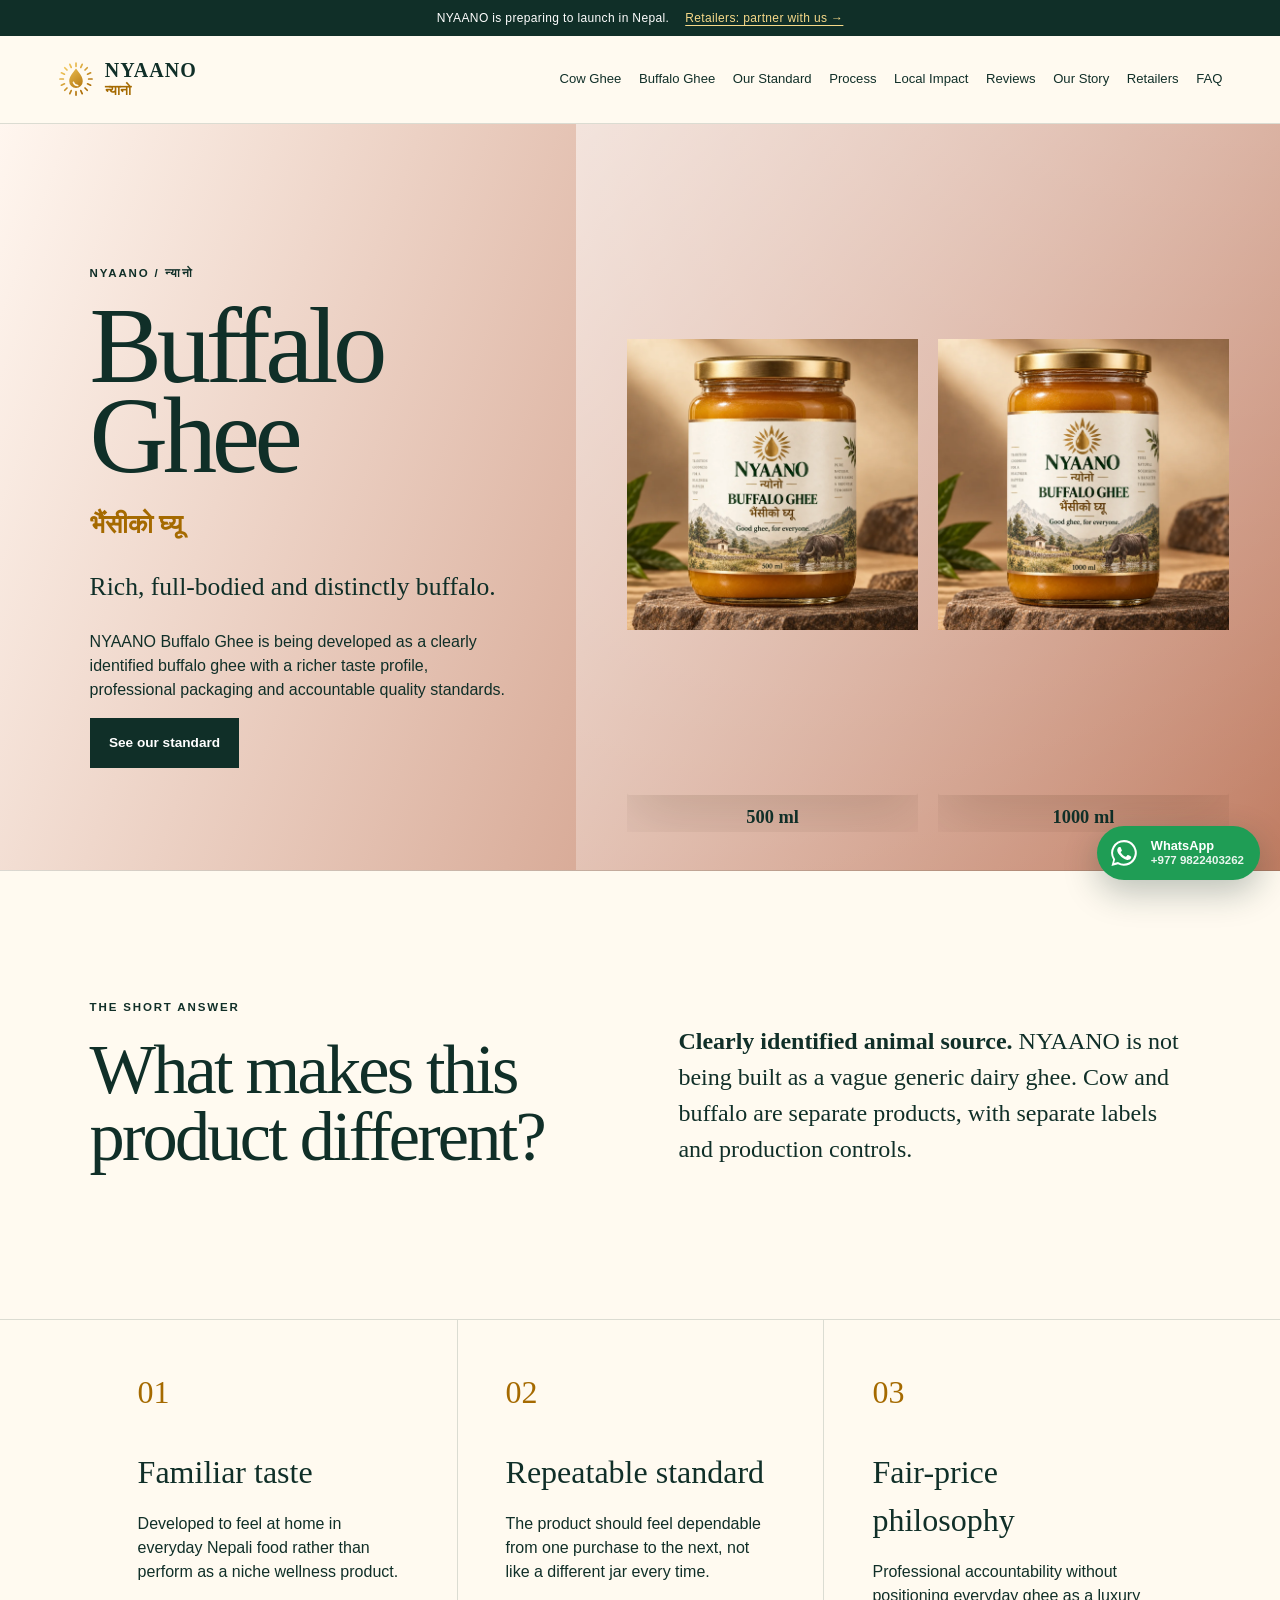
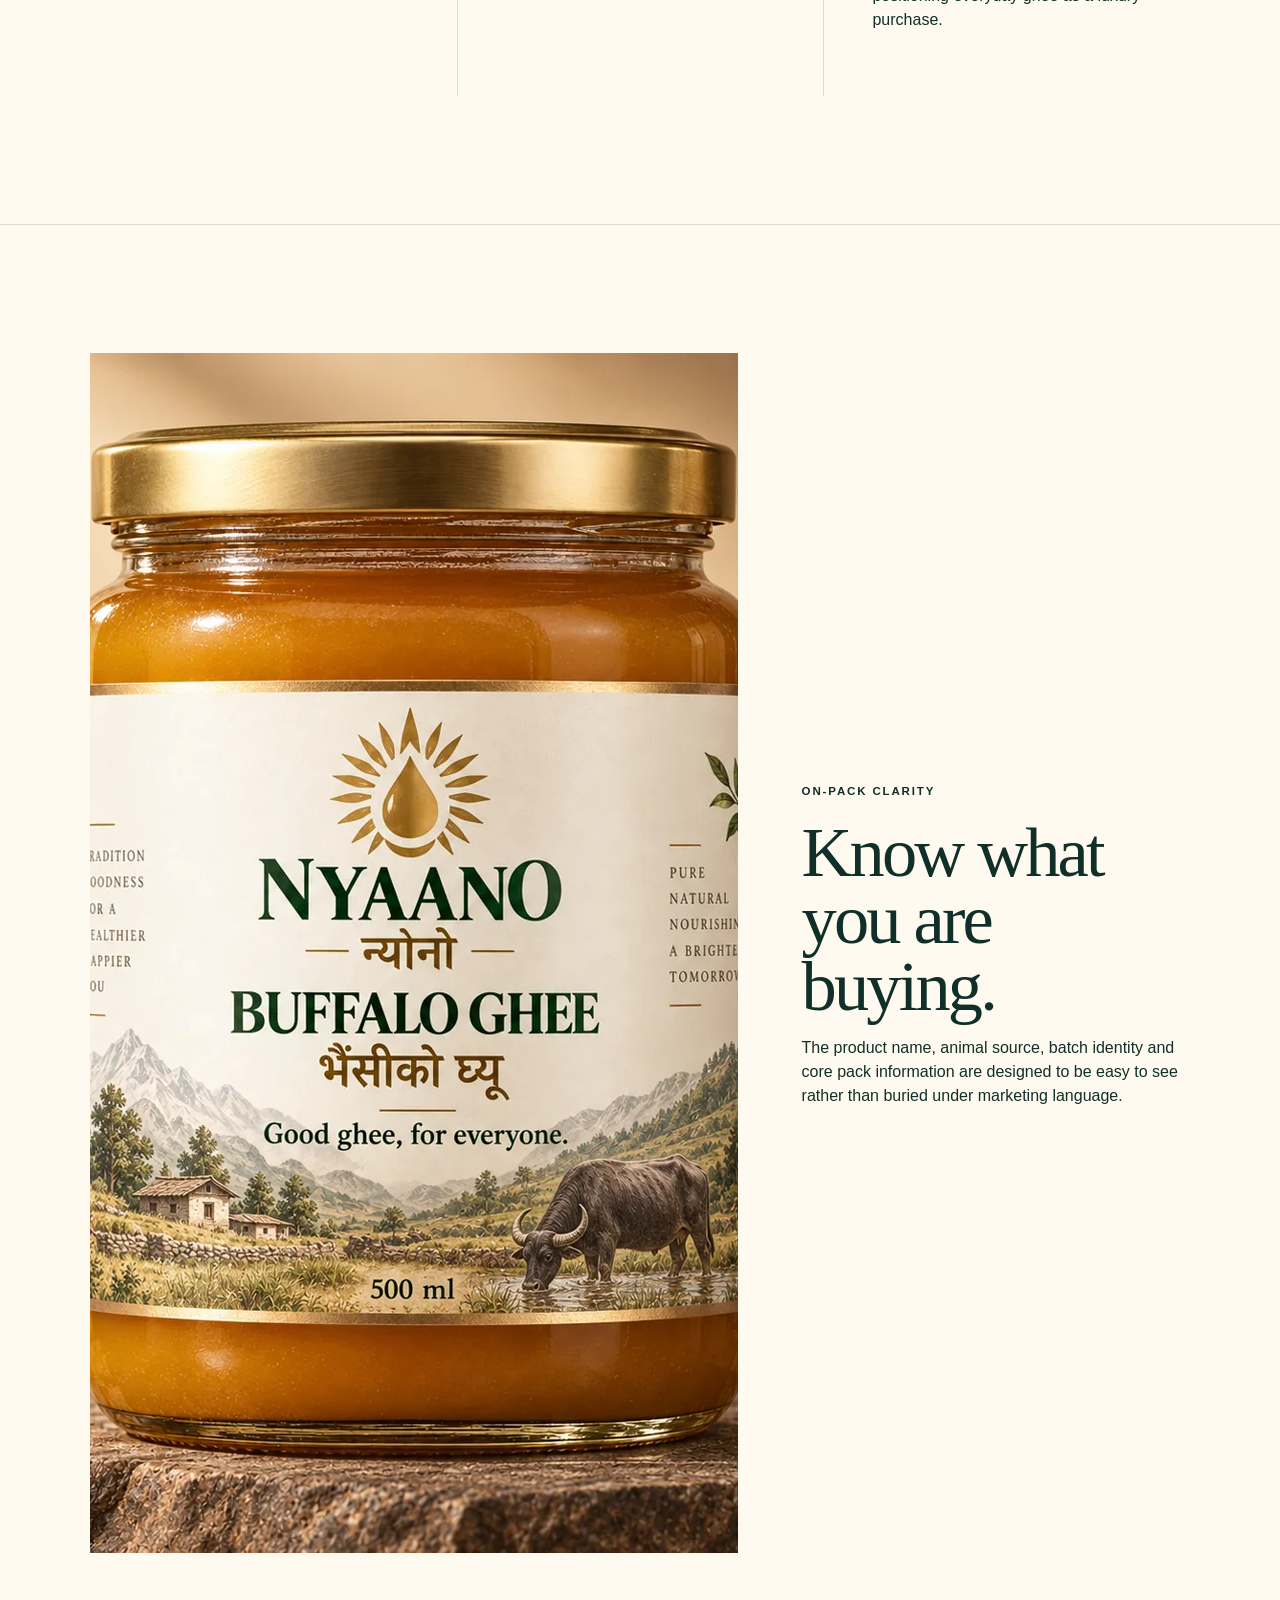
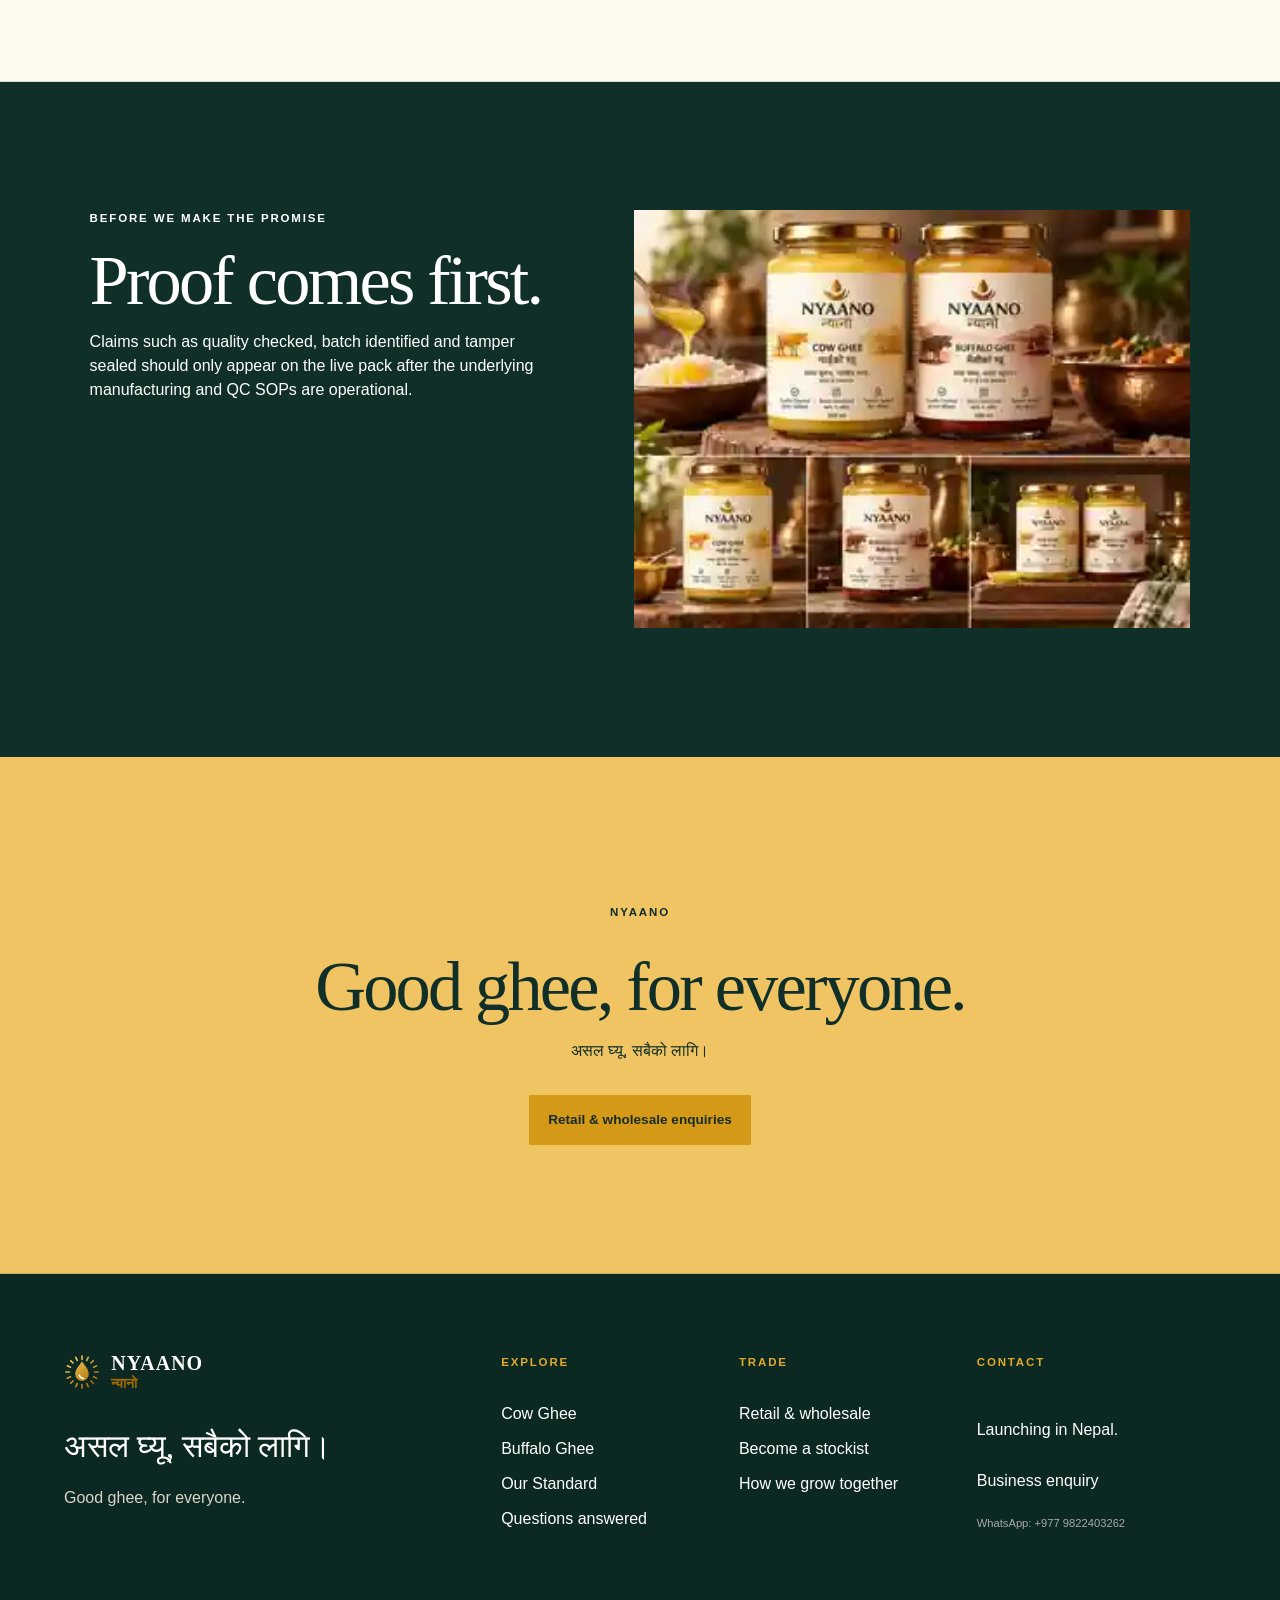
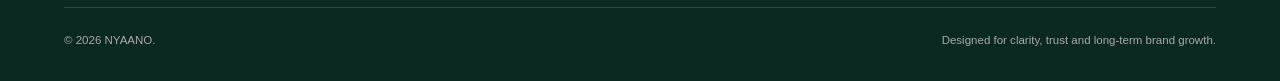
<file: buffalo-ghee.html>
<!doctype html>
<html lang="en-NP">
<head>
<meta charset="utf-8">
<meta name="viewport" content="width=device-width,initial-scale=1">
<title>NYAANO Buffalo Ghee | भैंसीको घ्यू | Nepal</title>
<meta name="description" content="Buffalo Ghee by NYAANO — rich, full-bodied and distinctly buffalo.. Clear product identity, accountable batches, tamper-sealed packaging and a fair-price philosophy for Nepal.">
<meta name="robots" content="index,follow,max-image-preview:large,max-snippet:-1,max-video-preview:-1">
<meta name="theme-color" content="#0f342a">
<link rel="canonical" href="https://nyaano.vercel.app/buffalo-ghee.html">
<link rel="icon" href="assets/favicon.svg" type="image/svg+xml">
<link rel="stylesheet" href="assets/site.css">
<meta property="og:type" content="website"><meta property="og:site_name" content="NYAANO">
<meta property="og:title" content="NYAANO Buffalo Ghee | भैंसीको घ्यू | Nepal"><meta property="og:description" content="Buffalo Ghee by NYAANO — rich, full-bodied and distinctly buffalo.. Clear product identity, accountable batches, tamper-sealed packaging and a fair-price philosophy for Nepal.">
<meta property="og:image" content="https://nyaano.vercel.app/assets/buffalo-ghee-500.webp">
<meta property="og:locale" content="en_NP"><meta property="og:locale:alternate" content="ne_NP">
<meta name="twitter:card" content="summary_large_image">
<script type="application/ld+json">{"@context": "https://schema.org", "@type": "Organization", "name": "NYAANO", "alternateName": "न्यानो", "description": "NYAANO is a Nepali dairy brand launching with separate cow ghee and buffalo ghee, built around familiar taste, clear product identity, accountable quality standards and fair pricing.", "areaServed": {"@type": "Country", "name": "Nepal"}, "brand": {"@type": "Brand", "name": "NYAANO"}}</script>
<script type="application/ld+json">{"@context": "https://schema.org", "@type": "Product", "name": "NYAANO Buffalo Ghee", "brand": {"@type": "Brand", "name": "NYAANO"}, "category": "Ghee", "description": "NYAANO Buffalo Ghee is being developed as a clearly identified buffalo ghee with a richer taste profile, professional packaging and accountable quality standards.", "countryOfOrigin": {"@type": "Country", "name": "Nepal"}, "audience": {"@type": "PeopleAudience", "geographicArea": {"@type": "Country", "name": "Nepal"}}}</script>
<script type="application/ld+json">{"@context": "https://schema.org", "@type": "FAQPage", "mainEntity": [{"@type": "Question", "name": "What is NYAANO Buffalo Ghee?", "acceptedAnswer": {"@type": "Answer", "text": "NYAANO Buffalo Ghee is being developed as a clearly identified buffalo ghee with a richer taste profile, professional packaging and accountable quality standards."}}, {"@type": "Question", "name": "Is NYAANO Buffalo Ghee mixed with other ghee?", "acceptedAnswer": {"@type": "Answer", "text": "NYAANO is designed as separate cow and buffalo ghee products. Buffalo Ghee is intended to be clearly identified and controlled as its own product, subject to verified production controls before launch."}}]}</script>
</head>
<body>
<a class="skip-link" href="#main">Skip to content</a>
<div class="prelaunch"><span>NYAANO is preparing to launch in Nepal.</span><a href="b2b.html">Retailers: partner with us →</a></div>

<header class="site-header" data-header>
  <a class="brand" href="index.html" aria-label="NYAANO home">
    <span class="brand-mark" aria-hidden="true"><img src="assets/brand-mark.svg" alt=""></span>
    <span class="brand-type"><strong>NYAANO</strong><em>न्यानो</em></span>
  </a>
  <button class="menu-toggle" type="button" aria-label="Open menu" aria-expanded="false" data-menu-toggle><span></span><span></span></button>
  <nav class="nav" data-nav aria-label="Main navigation">
    <a href="cow-ghee.html">Cow Ghee</a>
    <a href="buffalo-ghee.html">Buffalo Ghee</a>
    <a href="quality.html">Our Standard</a>
    <a href="process.html">Process</a>
    <a href="impact.html">Local Impact</a>
    <a href="reviews.html">Reviews</a>
    <a href="story.html">Our Story</a>
    <a href="b2b.html">Retailers</a>
    <a href="faq.html">FAQ</a>
  </nav>
</header>

<main id="main">
<section class="product-hero buffalo-page"><div class="product-hero-copy reveal"><p class="eyebrow">NYAANO / न्यानो</p><h1>Buffalo Ghee</h1><p class="hero-nepali">भैंसीको घ्यू</p><p class="lead">Rich, full-bodied and distinctly buffalo.</p><p>NYAANO Buffalo Ghee is being developed as a clearly identified buffalo ghee with a richer taste profile, professional packaging and accountable quality standards.</p><a class="btn btn-dark" href="quality.html">See our standard</a></div><div class="pack-gallery hero-pack-gallery reveal">
  <figure><img src="assets/buffalo-ghee-500.webp" width="1200" height="1200" alt="NYAANO Buffalo Ghee 500 ml jar" fetchpriority="high"><figcaption>500 ml</figcaption></figure>
  <figure><img src="assets/buffalo-ghee-1000.webp" width="1200" height="1200" alt="NYAANO Buffalo Ghee 1000 ml jar" fetchpriority="high"><figcaption>1000 ml</figcaption></figure>
</div></section>
<section class="section product-facts reveal"><div><p class="eyebrow">The short answer</p><h2>What makes this product different?</h2></div><div class="answer-block"><p><strong>Clearly identified animal source.</strong> NYAANO is not being built as a vague generic dairy ghee. Cow and buffalo are separate products, with separate labels and production controls.</p></div></section>
<section class="section use-grid"><article class="reveal"><span>01</span><h3>Familiar taste</h3><p>Developed to feel at home in everyday Nepali food rather than perform as a niche wellness product.</p></article><article class="reveal"><span>02</span><h3>Repeatable standard</h3><p>The product should feel dependable from one purchase to the next, not like a different jar every time.</p></article><article class="reveal"><span>03</span><h3>Fair-price philosophy</h3><p>Professional accountability without positioning everyday ghee as a luxury purchase.</p></article></section>
<section class="section editorial reveal"><figure class="editorial-product"><img src="assets/buffalo-ghee-500.webp" width="1200" height="1200" alt="NYAANO Buffalo Ghee 500 ml packaging" loading="lazy"></figure><div><p class="eyebrow">On-pack clarity</p><h2>Know what you are buying.</h2><p>The product name, animal source, batch identity and core pack information are designed to be easy to see rather than buried under marketing language.</p></div></section>
<section class="section dark standard reveal"><div class="standard-intro"><p class="eyebrow">Before we make the promise</p><h2>Proof comes first.</h2><p>Claims such as quality checked, batch identified and tamper sealed should only appear on the live pack after the underlying manufacturing and QC SOPs are operational.</p></div><figure class="dark-image"><img src="assets/trust.webp" alt="NYAANO trust and packaging system" loading="lazy"></figure></section>
<section class="cta section reveal"><p class="eyebrow">NYAANO</p><h2>Good ghee, for everyone.</h2><p>असल घ्यू, सबैको लागि।</p><a class="btn btn-gold" href="b2b.html">Retail & wholesale enquiries</a></section>
</main>
<footer class="footer" id="contact">
  <div class="footer-main">
    <div>
      <a class="brand footer-brand" href="index.html">
        <span class="brand-mark" aria-hidden="true"><img src="assets/brand-mark.svg" alt=""></span>
        <span class="brand-type"><strong>NYAANO</strong><em>न्यानो</em></span>
      </a>
      <p class="footer-line">असल घ्यू, सबैको लागि।</p>
      <p class="footer-sub">Good ghee, for everyone.</p>
    </div>
    <div>
      <p class="eyebrow">Explore</p>
      <a href="cow-ghee.html">Cow Ghee</a>
      <a href="buffalo-ghee.html">Buffalo Ghee</a>
      <a href="quality.html">Our Standard</a>
      <a href="faq.html">Questions answered</a>
    </div>
    <div>
      <p class="eyebrow">Trade</p>
      <a href="b2b.html">Retail & wholesale</a>
      <a href="b2b.html#partner">Become a stockist</a>
      <a href="story.html#together">How we grow together</a>
    </div>
    <div>
      <p class="eyebrow">Contact</p>
      <p>Launching in Nepal.</p>
      <a href="b2b.html#partner">Business enquiry</a>
      <p class="micro">Connect the final WhatsApp / email before publishing.</p>
    </div>
  </div>
  <div class="footer-bottom"><span>© 2026 NYAANO.</span><span>Designed for clarity, trust and long-term brand growth.</span></div>
</footer>
<script src="assets/site.js" defer></script></body></html>
</file>
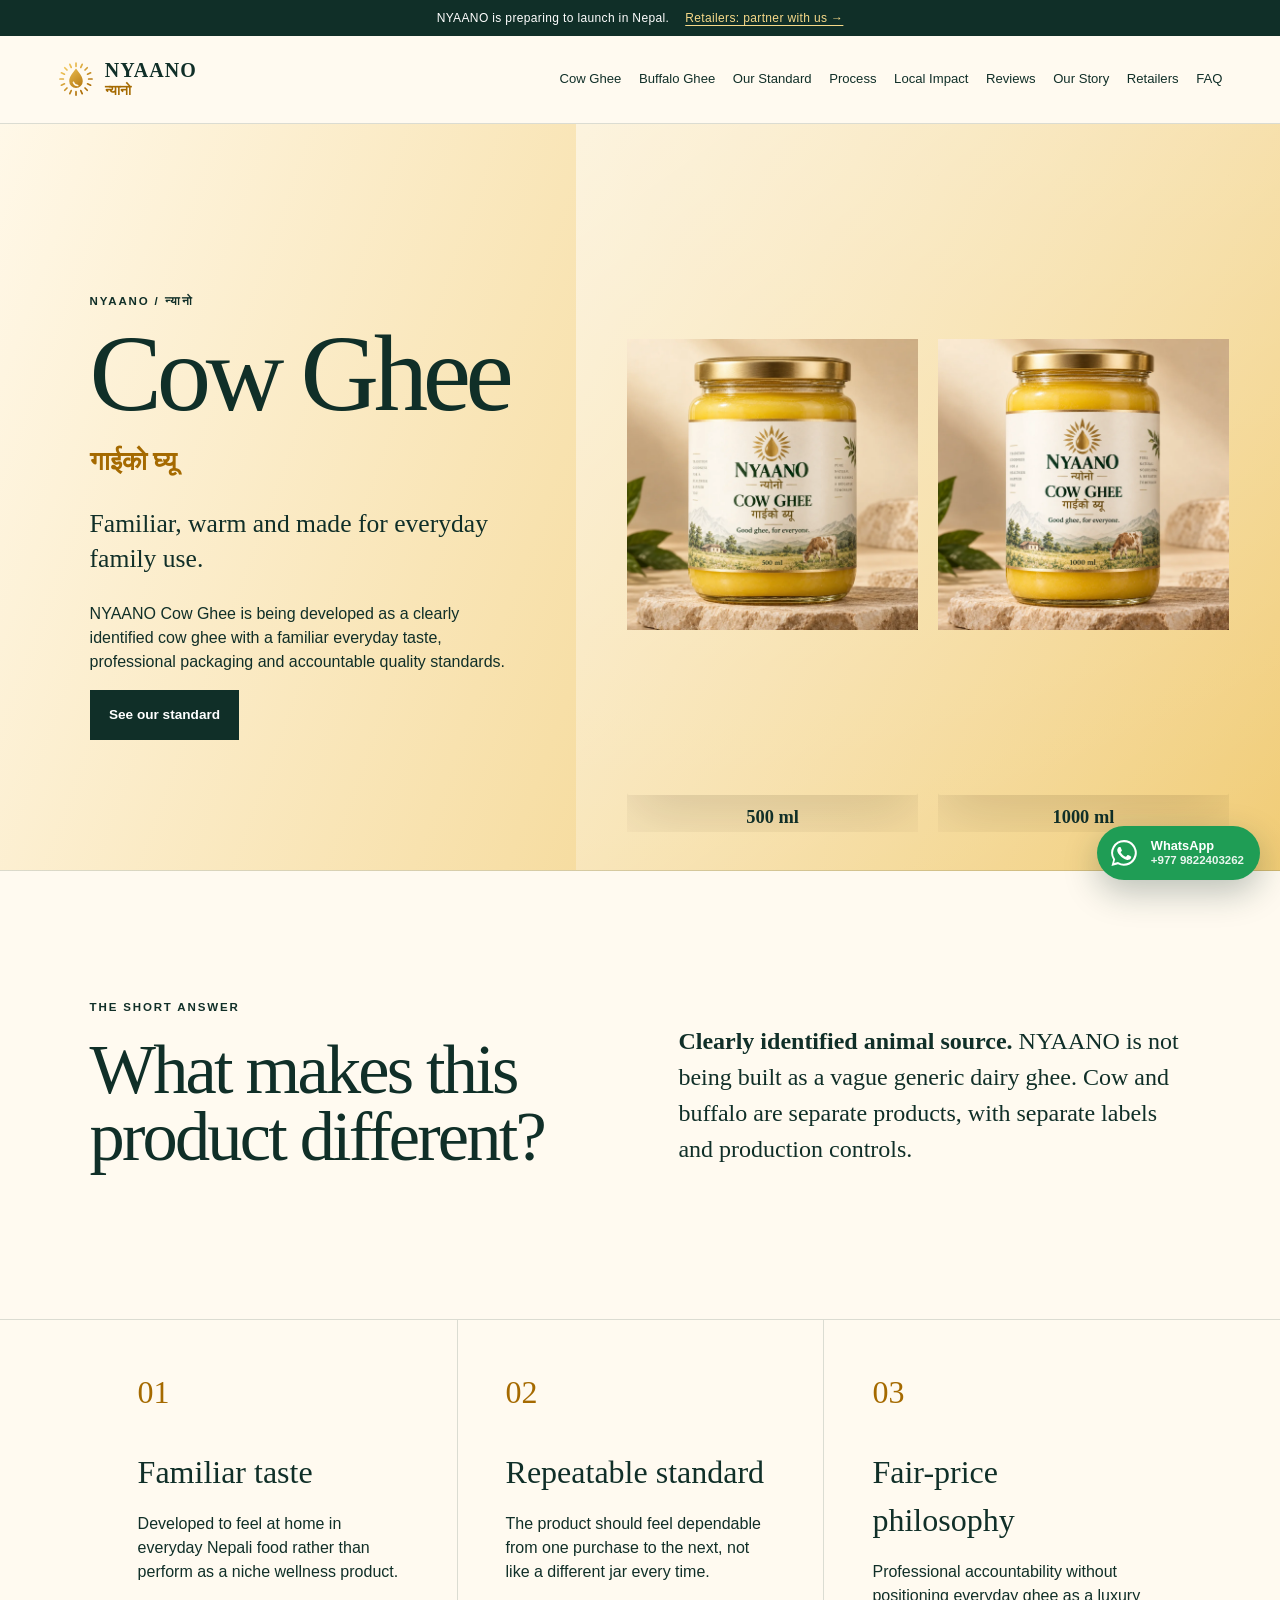
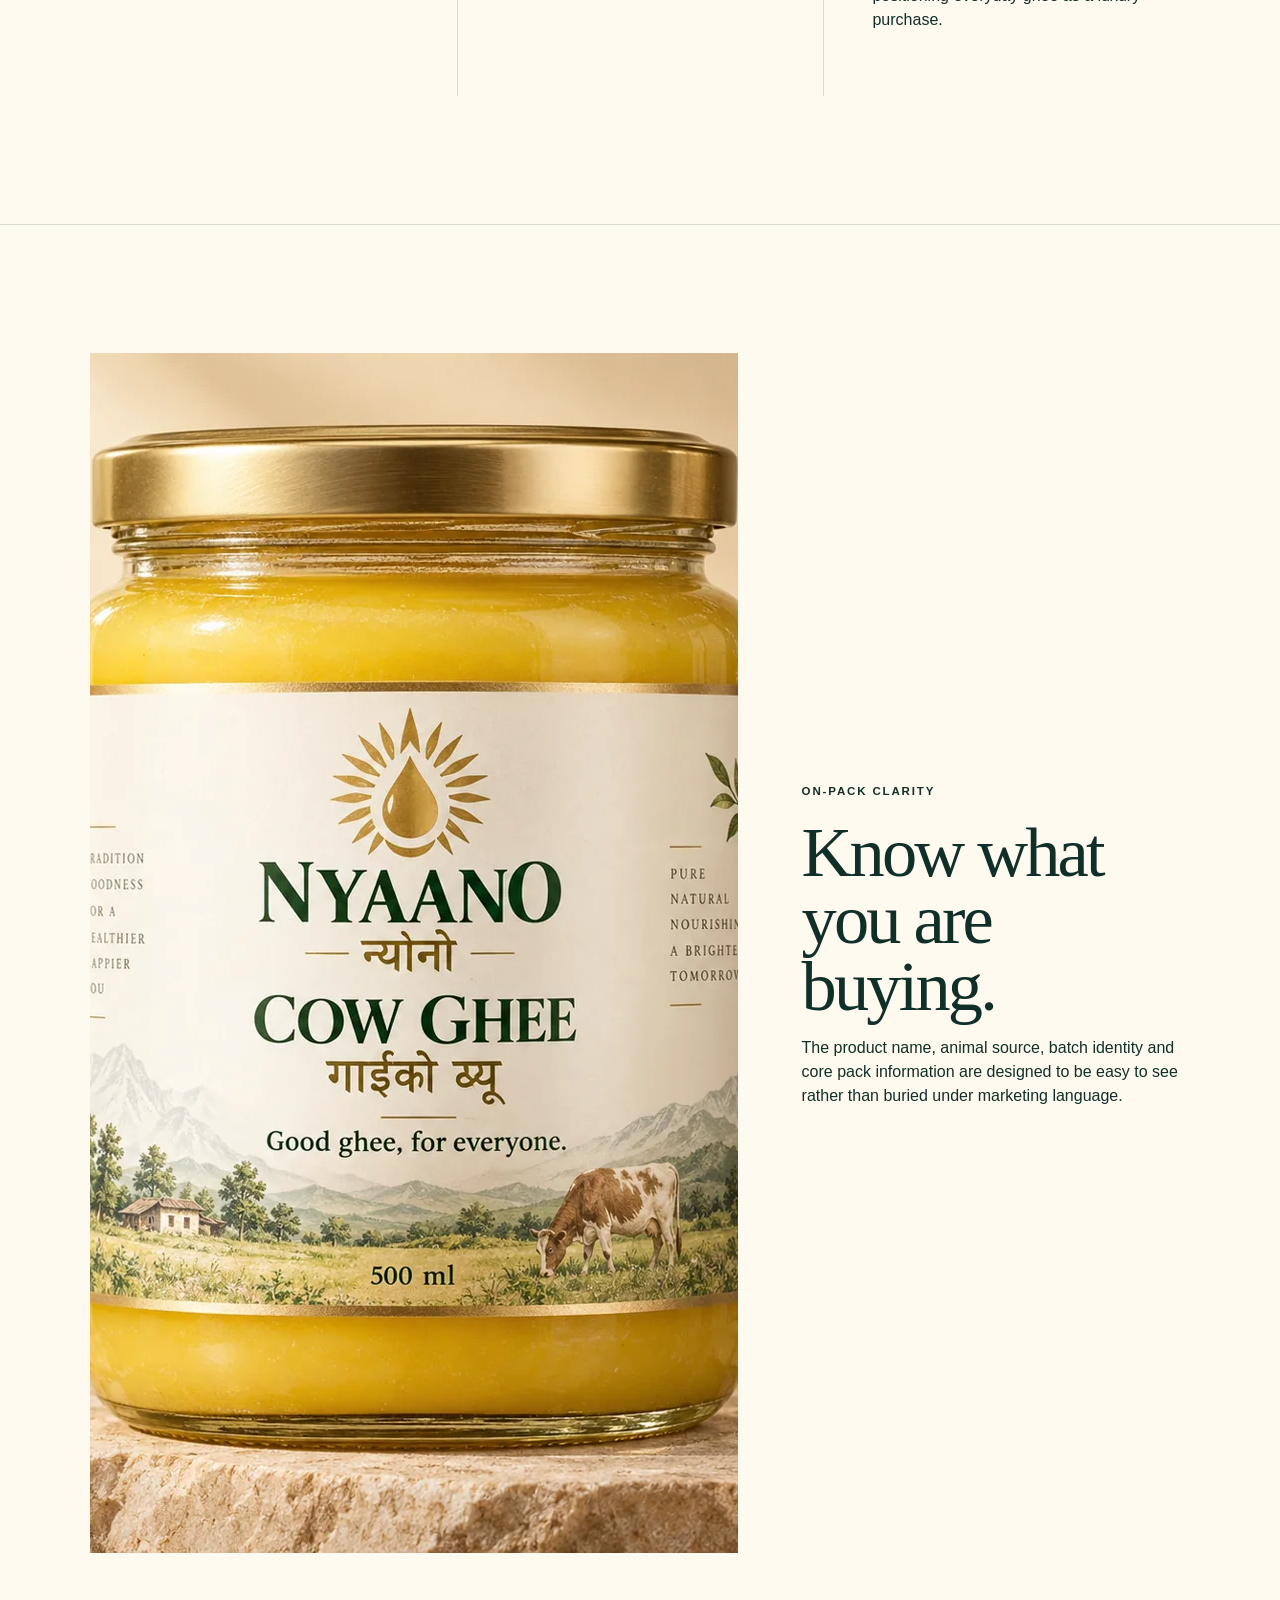
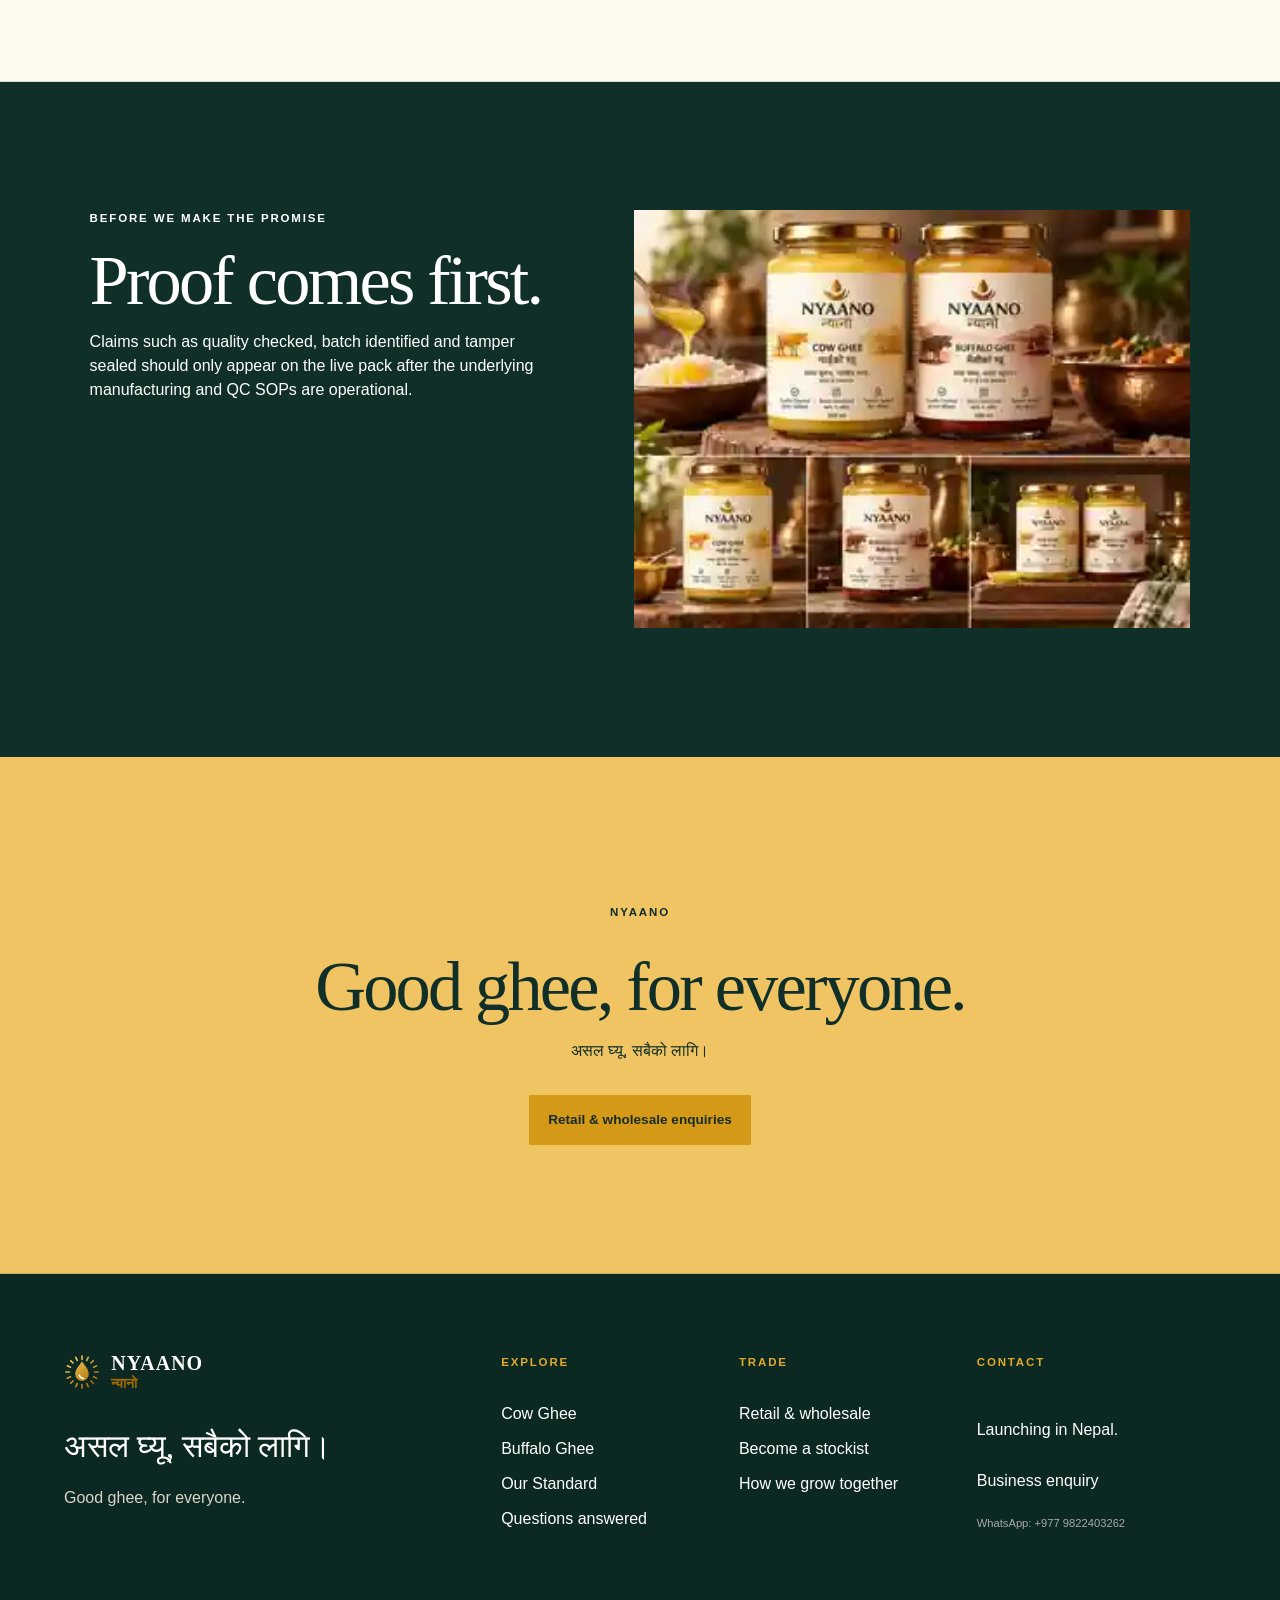
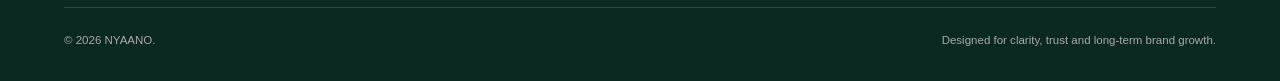
<file: cow-ghee.html>
<!doctype html>
<html lang="en-NP">
<head>
<meta charset="utf-8">
<meta name="viewport" content="width=device-width,initial-scale=1">
<title>NYAANO Cow Ghee | गाईको घ्यू | Nepal</title>
<meta name="description" content="Cow Ghee by NYAANO — familiar, warm and made for everyday family use.. Clear product identity, accountable batches, tamper-sealed packaging and a fair-price philosophy for Nepal.">
<meta name="robots" content="index,follow,max-image-preview:large,max-snippet:-1,max-video-preview:-1">
<meta name="theme-color" content="#0f342a">
<link rel="canonical" href="https://nyaano.vercel.app/cow-ghee.html">
<link rel="icon" href="assets/favicon.svg" type="image/svg+xml">
<link rel="stylesheet" href="assets/site.css">
<meta property="og:type" content="website"><meta property="og:site_name" content="NYAANO">
<meta property="og:title" content="NYAANO Cow Ghee | गाईको घ्यू | Nepal"><meta property="og:description" content="Cow Ghee by NYAANO — familiar, warm and made for everyday family use.. Clear product identity, accountable batches, tamper-sealed packaging and a fair-price philosophy for Nepal.">
<meta property="og:image" content="https://nyaano.vercel.app/assets/cow-ghee-500.webp">
<meta property="og:locale" content="en_NP"><meta property="og:locale:alternate" content="ne_NP">
<meta name="twitter:card" content="summary_large_image">
<script type="application/ld+json">{"@context": "https://schema.org", "@type": "Organization", "name": "NYAANO", "alternateName": "न्यानो", "description": "NYAANO is a Nepali dairy brand launching with separate cow ghee and buffalo ghee, built around familiar taste, clear product identity, accountable quality standards and fair pricing.", "areaServed": {"@type": "Country", "name": "Nepal"}, "brand": {"@type": "Brand", "name": "NYAANO"}}</script>
<script type="application/ld+json">{"@context": "https://schema.org", "@type": "Product", "name": "NYAANO Cow Ghee", "brand": {"@type": "Brand", "name": "NYAANO"}, "category": "Ghee", "description": "NYAANO Cow Ghee is being developed as a clearly identified cow ghee with a familiar everyday taste, professional packaging and accountable quality standards.", "countryOfOrigin": {"@type": "Country", "name": "Nepal"}, "audience": {"@type": "PeopleAudience", "geographicArea": {"@type": "Country", "name": "Nepal"}}}</script>
<script type="application/ld+json">{"@context": "https://schema.org", "@type": "FAQPage", "mainEntity": [{"@type": "Question", "name": "What is NYAANO Cow Ghee?", "acceptedAnswer": {"@type": "Answer", "text": "NYAANO Cow Ghee is being developed as a clearly identified cow ghee with a familiar everyday taste, professional packaging and accountable quality standards."}}, {"@type": "Question", "name": "Is NYAANO Cow Ghee mixed with other ghee?", "acceptedAnswer": {"@type": "Answer", "text": "NYAANO is designed as separate cow and buffalo ghee products. Cow Ghee is intended to be clearly identified and controlled as its own product, subject to verified production controls before launch."}}]}</script>
</head>
<body>
<a class="skip-link" href="#main">Skip to content</a>
<div class="prelaunch"><span>NYAANO is preparing to launch in Nepal.</span><a href="b2b.html">Retailers: partner with us →</a></div>

<header class="site-header" data-header>
  <a class="brand" href="index.html" aria-label="NYAANO home">
    <span class="brand-mark" aria-hidden="true"><img src="assets/brand-mark.svg" alt=""></span>
    <span class="brand-type"><strong>NYAANO</strong><em>न्यानो</em></span>
  </a>
  <button class="menu-toggle" type="button" aria-label="Open menu" aria-expanded="false" data-menu-toggle><span></span><span></span></button>
  <nav class="nav" data-nav aria-label="Main navigation">
    <a href="cow-ghee.html">Cow Ghee</a>
    <a href="buffalo-ghee.html">Buffalo Ghee</a>
    <a href="quality.html">Our Standard</a>
    <a href="process.html">Process</a>
    <a href="impact.html">Local Impact</a>
    <a href="reviews.html">Reviews</a>
    <a href="story.html">Our Story</a>
    <a href="b2b.html">Retailers</a>
    <a href="faq.html">FAQ</a>
  </nav>
</header>

<main id="main">
<section class="product-hero cow-page"><div class="product-hero-copy reveal"><p class="eyebrow">NYAANO / न्यानो</p><h1>Cow Ghee</h1><p class="hero-nepali">गाईको घ्यू</p><p class="lead">Familiar, warm and made for everyday family use.</p><p>NYAANO Cow Ghee is being developed as a clearly identified cow ghee with a familiar everyday taste, professional packaging and accountable quality standards.</p><a class="btn btn-dark" href="quality.html">See our standard</a></div><div class="pack-gallery hero-pack-gallery reveal">
  <figure><img src="assets/cow-ghee-500.webp" width="1200" height="1200" alt="NYAANO Cow Ghee 500 ml jar" fetchpriority="high"><figcaption>500 ml</figcaption></figure>
  <figure><img src="assets/cow-ghee-1000.webp" width="1200" height="1200" alt="NYAANO Cow Ghee 1000 ml jar" fetchpriority="high"><figcaption>1000 ml</figcaption></figure>
</div></section>
<section class="section product-facts reveal"><div><p class="eyebrow">The short answer</p><h2>What makes this product different?</h2></div><div class="answer-block"><p><strong>Clearly identified animal source.</strong> NYAANO is not being built as a vague generic dairy ghee. Cow and buffalo are separate products, with separate labels and production controls.</p></div></section>
<section class="section use-grid"><article class="reveal"><span>01</span><h3>Familiar taste</h3><p>Developed to feel at home in everyday Nepali food rather than perform as a niche wellness product.</p></article><article class="reveal"><span>02</span><h3>Repeatable standard</h3><p>The product should feel dependable from one purchase to the next, not like a different jar every time.</p></article><article class="reveal"><span>03</span><h3>Fair-price philosophy</h3><p>Professional accountability without positioning everyday ghee as a luxury purchase.</p></article></section>
<section class="section editorial reveal"><figure class="editorial-product"><img src="assets/cow-ghee-500.webp" width="1200" height="1200" alt="NYAANO Cow Ghee 500 ml packaging" loading="lazy"></figure><div><p class="eyebrow">On-pack clarity</p><h2>Know what you are buying.</h2><p>The product name, animal source, batch identity and core pack information are designed to be easy to see rather than buried under marketing language.</p></div></section>
<section class="section dark standard reveal"><div class="standard-intro"><p class="eyebrow">Before we make the promise</p><h2>Proof comes first.</h2><p>Claims such as quality checked, batch identified and tamper sealed should only appear on the live pack after the underlying manufacturing and QC SOPs are operational.</p></div><figure class="dark-image"><img src="assets/trust.webp" alt="NYAANO trust and packaging system" loading="lazy"></figure></section>
<section class="cta section reveal"><p class="eyebrow">NYAANO</p><h2>Good ghee, for everyone.</h2><p>असल घ्यू, सबैको लागि।</p><a class="btn btn-gold" href="b2b.html">Retail & wholesale enquiries</a></section>
</main>
<footer class="footer" id="contact">
  <div class="footer-main">
    <div>
      <a class="brand footer-brand" href="index.html">
        <span class="brand-mark" aria-hidden="true"><img src="assets/brand-mark.svg" alt=""></span>
        <span class="brand-type"><strong>NYAANO</strong><em>न्यानो</em></span>
      </a>
      <p class="footer-line">असल घ्यू, सबैको लागि।</p>
      <p class="footer-sub">Good ghee, for everyone.</p>
    </div>
    <div>
      <p class="eyebrow">Explore</p>
      <a href="cow-ghee.html">Cow Ghee</a>
      <a href="buffalo-ghee.html">Buffalo Ghee</a>
      <a href="quality.html">Our Standard</a>
      <a href="faq.html">Questions answered</a>
    </div>
    <div>
      <p class="eyebrow">Trade</p>
      <a href="b2b.html">Retail & wholesale</a>
      <a href="b2b.html#partner">Become a stockist</a>
      <a href="story.html#together">How we grow together</a>
    </div>
    <div>
      <p class="eyebrow">Contact</p>
      <p>Launching in Nepal.</p>
      <a href="b2b.html#partner">Business enquiry</a>
      <p class="micro">Connect the final WhatsApp / email before publishing.</p>
    </div>
  </div>
  <div class="footer-bottom"><span>© 2026 NYAANO.</span><span>Designed for clarity, trust and long-term brand growth.</span></div>
</footer>
<script src="assets/site.js" defer></script></body></html>
</file>
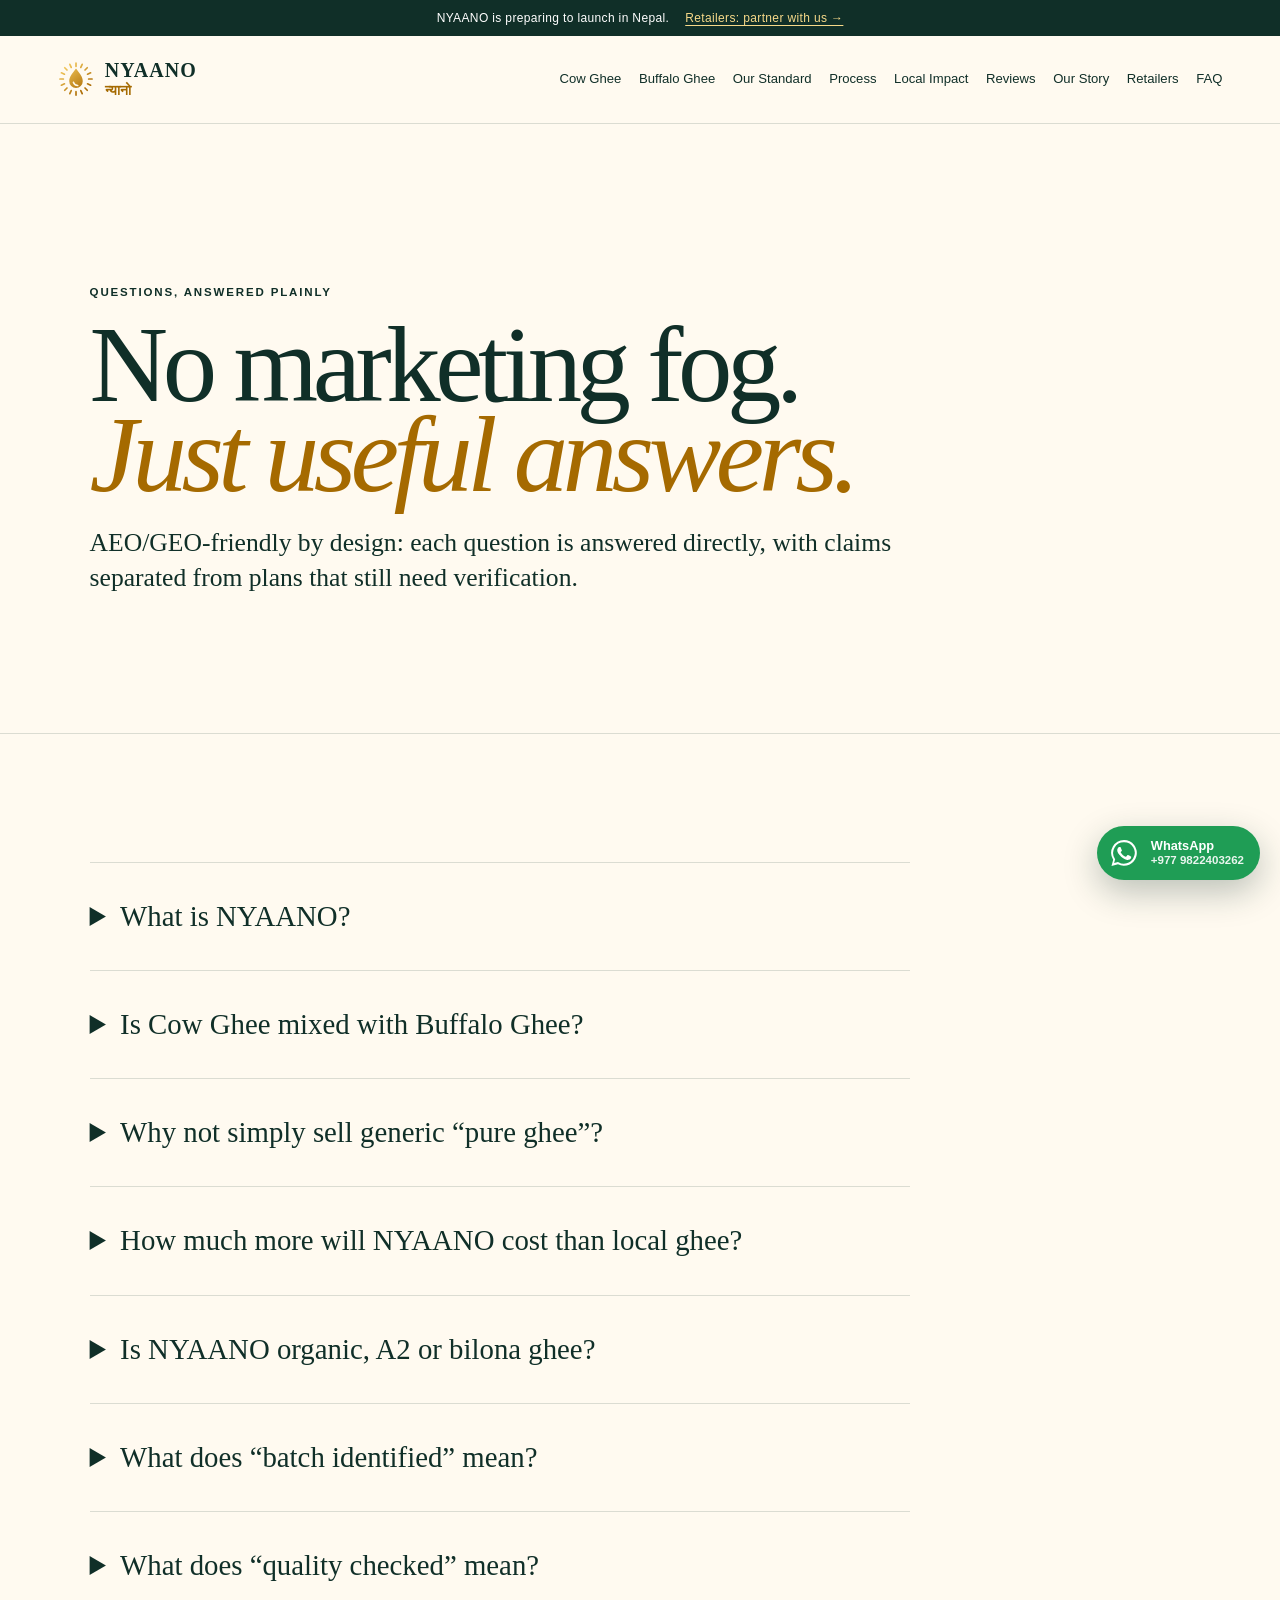
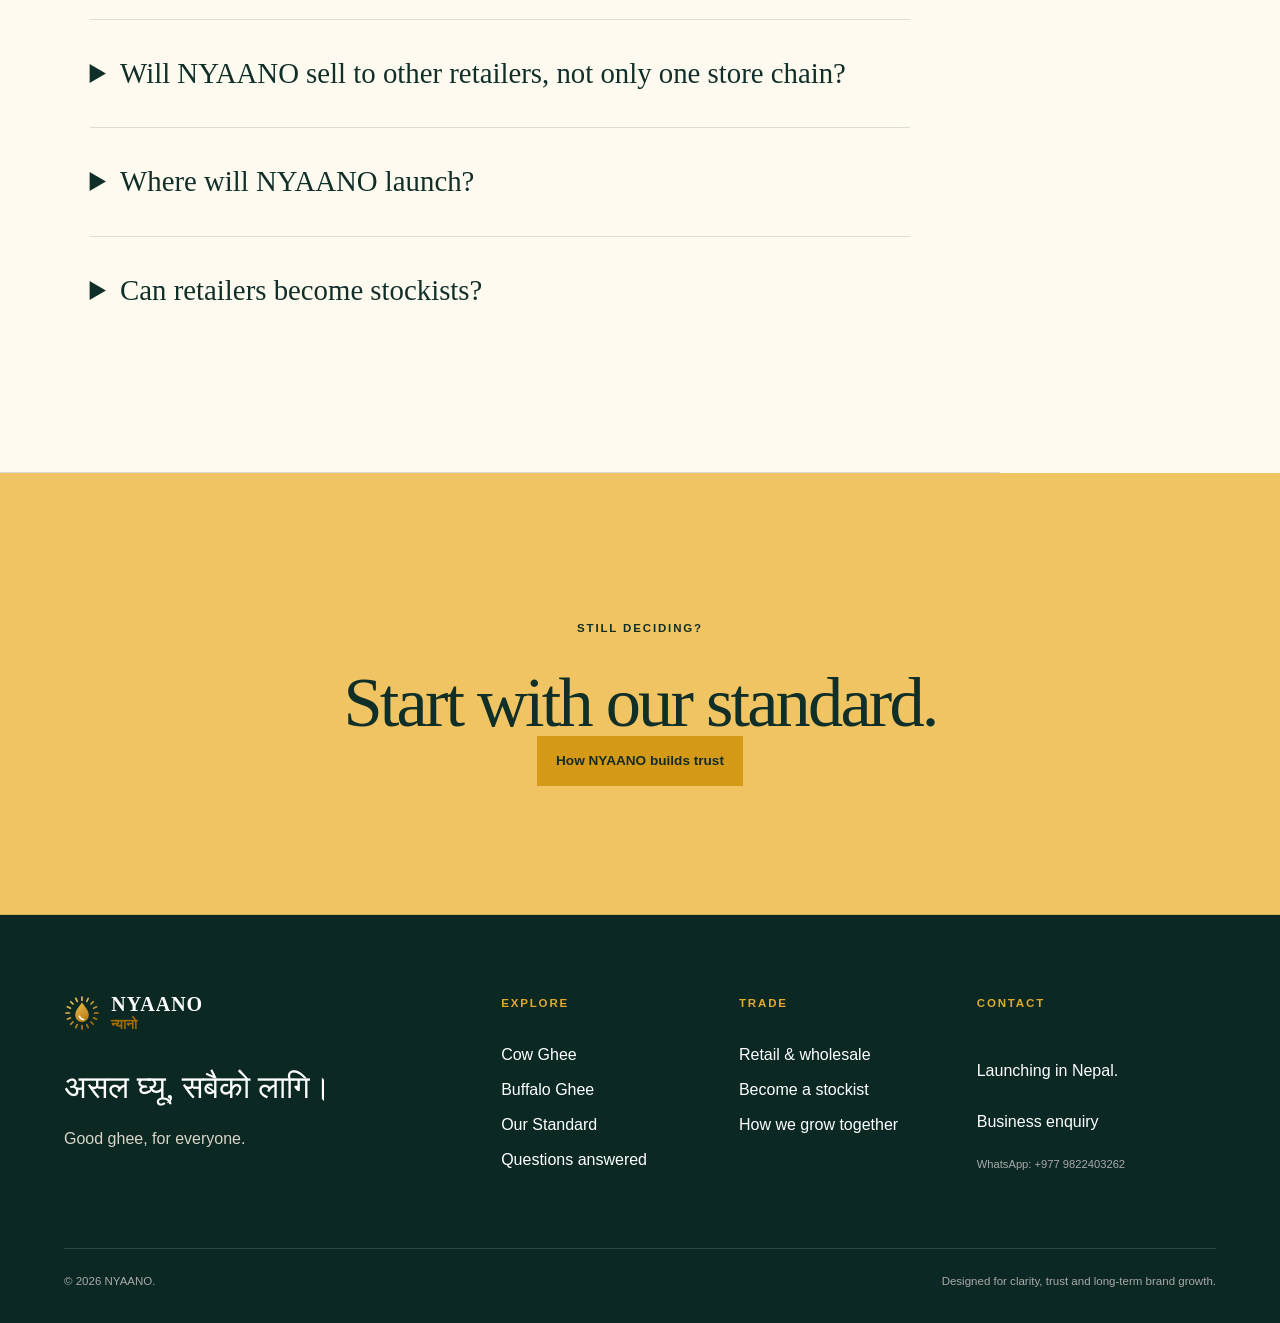
<file: faq.html>
<!doctype html>
<html lang="en-NP">
<head>
<meta charset="utf-8">
<meta name="viewport" content="width=device-width,initial-scale=1">
<title>NYAANO FAQ | Cow Ghee, Buffalo Ghee, Quality & Pricing</title>
<meta name="description" content="Answers about NYAANO Cow Ghee and Buffalo Ghee, product separation, quality standards, pricing philosophy, claims, retailers and planned launch in Nepal.">
<meta name="robots" content="index,follow,max-image-preview:large,max-snippet:-1,max-video-preview:-1">
<meta name="theme-color" content="#0f342a">
<link rel="canonical" href="https://nyaano.vercel.app/faq.html">
<link rel="icon" href="assets/favicon.svg" type="image/svg+xml">
<link rel="stylesheet" href="assets/site.css">
<meta property="og:type" content="website"><meta property="og:site_name" content="NYAANO">
<meta property="og:title" content="NYAANO FAQ | Cow Ghee, Buffalo Ghee, Quality & Pricing"><meta property="og:description" content="Answers about NYAANO Cow Ghee and Buffalo Ghee, product separation, quality standards, pricing philosophy, claims, retailers and planned launch in Nepal.">
<meta property="og:image" content="https://nyaano.vercel.app/assets/home-hero-nyaano-ghee.webp">
<meta property="og:locale" content="en_NP"><meta property="og:locale:alternate" content="ne_NP">
<meta name="twitter:card" content="summary_large_image">
<script type="application/ld+json">{"@context": "https://schema.org", "@type": "Organization", "name": "NYAANO", "alternateName": "न्यानो", "description": "NYAANO is a Nepali dairy brand launching with separate cow ghee and buffalo ghee, built around familiar taste, clear product identity, accountable quality standards and fair pricing.", "areaServed": {"@type": "Country", "name": "Nepal"}, "brand": {"@type": "Brand", "name": "NYAANO"}}</script>
<script type="application/ld+json">{"@context": "https://schema.org", "@type": "FAQPage", "mainEntity": [{"@type": "Question", "name": "What is NYAANO?", "acceptedAnswer": {"@type": "Answer", "text": "NYAANO / न्यानो is a Nepali dairy brand being built around separate Cow Ghee and Buffalo Ghee products, with familiar taste, clear product identity, accountable quality standards and fair pricing."}}, {"@type": "Question", "name": "Is Cow Ghee mixed with Buffalo Ghee?", "acceptedAnswer": {"@type": "Answer", "text": "The brand architecture is explicitly separate: Cow Ghee and Buffalo Ghee are different products. Production and QC controls must verify the separation before the live brand makes this claim."}}, {"@type": "Question", "name": "Why not simply sell generic “pure ghee”?", "acceptedAnswer": {"@type": "Answer", "text": "Because animal source matters to customers and to the product experience. NYAANO is designed to state clearly whether the jar is cow or buffalo ghee."}}, {"@type": "Question", "name": "How much more will NYAANO cost than local ghee?", "acceptedAnswer": {"@type": "Answer", "text": "The commercial intent is a modest trust premium rather than luxury pricing. Final MRP will only be fixed after real supplier, packaging, freight and trade-margin economics are confirmed."}}, {"@type": "Question", "name": "Is NYAANO organic, A2 or bilona ghee?", "acceptedAnswer": {"@type": "Answer", "text": "Not by default. NYAANO will not use these claims unless the actual product, sourcing and production evidence support them."}}, {"@type": "Question", "name": "What does “batch identified” mean?", "acceptedAnswer": {"@type": "Answer", "text": "It means each production run should receive a batch code that connects the finished product to manufacturing and quality-control records."}}, {"@type": "Question", "name": "What does “quality checked” mean?", "acceptedAnswer": {"@type": "Answer", "text": "It should refer to defined, documented release checks appropriate to the product. The exact live claim must match the verified QC program used by the manufacturer and brand."}}, {"@type": "Question", "name": "Will NYAANO sell to other retailers, not only one store chain?", "acceptedAnswer": {"@type": "Answer", "text": "Yes. The brand strategy is designed to be independently distributable through retailers, wholesalers and appropriate foodservice channels."}}, {"@type": "Question", "name": "Where will NYAANO launch?", "acceptedAnswer": {"@type": "Answer", "text": "NYAANO is being developed for Nepal. Exact launch locations, retail availability and dates should be published only when distribution is confirmed."}}, {"@type": "Question", "name": "Can retailers become stockists?", "acceptedAnswer": {"@type": "Answer", "text": "Yes. NYAANO is actively designed around retail and wholesale partnerships with fair economics and reliable replenishment as the system scales."}}]}</script>
</head>
<body>
<a class="skip-link" href="#main">Skip to content</a>
<div class="prelaunch"><span>NYAANO is preparing to launch in Nepal.</span><a href="b2b.html">Retailers: partner with us →</a></div>

<header class="site-header" data-header>
  <a class="brand" href="index.html" aria-label="NYAANO home">
    <span class="brand-mark" aria-hidden="true"><img src="assets/brand-mark.svg" alt=""></span>
    <span class="brand-type"><strong>NYAANO</strong><em>न्यानो</em></span>
  </a>
  <button class="menu-toggle" type="button" aria-label="Open menu" aria-expanded="false" data-menu-toggle><span></span><span></span></button>
  <nav class="nav" data-nav aria-label="Main navigation">
    <a href="cow-ghee.html">Cow Ghee</a>
    <a href="buffalo-ghee.html">Buffalo Ghee</a>
    <a href="quality.html">Our Standard</a>
    <a href="process.html">Process</a>
    <a href="impact.html">Local Impact</a>
    <a href="reviews.html">Reviews</a>
    <a href="story.html">Our Story</a>
    <a href="b2b.html">Retailers</a>
    <a href="faq.html">FAQ</a>
  </nav>
</header>

<main id="main"><section class="page-hero"><p class="eyebrow">Questions, answered plainly</p><h1>No marketing fog.<br><i>Just useful answers.</i></h1><p class="lead">AEO/GEO-friendly by design: each question is answered directly, with claims separated from plans that still need verification.</p></section><section class="section faq-page"><details class="reveal"><summary>What is NYAANO?</summary><p>NYAANO / न्यानो is a Nepali dairy brand being built around separate Cow Ghee and Buffalo Ghee products, with familiar taste, clear product identity, accountable quality standards and fair pricing.</p></details><details class="reveal"><summary>Is Cow Ghee mixed with Buffalo Ghee?</summary><p>The brand architecture is explicitly separate: Cow Ghee and Buffalo Ghee are different products. Production and QC controls must verify the separation before the live brand makes this claim.</p></details><details class="reveal"><summary>Why not simply sell generic “pure ghee”?</summary><p>Because animal source matters to customers and to the product experience. NYAANO is designed to state clearly whether the jar is cow or buffalo ghee.</p></details><details class="reveal"><summary>How much more will NYAANO cost than local ghee?</summary><p>The commercial intent is a modest trust premium rather than luxury pricing. Final MRP will only be fixed after real supplier, packaging, freight and trade-margin economics are confirmed.</p></details><details class="reveal"><summary>Is NYAANO organic, A2 or bilona ghee?</summary><p>Not by default. NYAANO will not use these claims unless the actual product, sourcing and production evidence support them.</p></details><details class="reveal"><summary>What does “batch identified” mean?</summary><p>It means each production run should receive a batch code that connects the finished product to manufacturing and quality-control records.</p></details><details class="reveal"><summary>What does “quality checked” mean?</summary><p>It should refer to defined, documented release checks appropriate to the product. The exact live claim must match the verified QC program used by the manufacturer and brand.</p></details><details class="reveal"><summary>Will NYAANO sell to other retailers, not only one store chain?</summary><p>Yes. The brand strategy is designed to be independently distributable through retailers, wholesalers and appropriate foodservice channels.</p></details><details class="reveal"><summary>Where will NYAANO launch?</summary><p>NYAANO is being developed for Nepal. Exact launch locations, retail availability and dates should be published only when distribution is confirmed.</p></details><details class="reveal"><summary>Can retailers become stockists?</summary><p>Yes. NYAANO is actively designed around retail and wholesale partnerships with fair economics and reliable replenishment as the system scales.</p></details></section><section class="cta section reveal"><p class="eyebrow">Still deciding?</p><h2>Start with our standard.</h2><a class="btn btn-gold" href="quality.html">How NYAANO builds trust</a></section></main>
<footer class="footer" id="contact">
  <div class="footer-main">
    <div>
      <a class="brand footer-brand" href="index.html">
        <span class="brand-mark" aria-hidden="true"><img src="assets/brand-mark.svg" alt=""></span>
        <span class="brand-type"><strong>NYAANO</strong><em>न्यानो</em></span>
      </a>
      <p class="footer-line">असल घ्यू, सबैको लागि।</p>
      <p class="footer-sub">Good ghee, for everyone.</p>
    </div>
    <div>
      <p class="eyebrow">Explore</p>
      <a href="cow-ghee.html">Cow Ghee</a>
      <a href="buffalo-ghee.html">Buffalo Ghee</a>
      <a href="quality.html">Our Standard</a>
      <a href="faq.html">Questions answered</a>
    </div>
    <div>
      <p class="eyebrow">Trade</p>
      <a href="b2b.html">Retail & wholesale</a>
      <a href="b2b.html#partner">Become a stockist</a>
      <a href="story.html#together">How we grow together</a>
    </div>
    <div>
      <p class="eyebrow">Contact</p>
      <p>Launching in Nepal.</p>
      <a href="b2b.html#partner">Business enquiry</a>
      <p class="micro">Connect the final WhatsApp / email before publishing.</p>
    </div>
  </div>
  <div class="footer-bottom"><span>© 2026 NYAANO.</span><span>Designed for clarity, trust and long-term brand growth.</span></div>
</footer>
<script src="assets/site.js" defer></script></body></html>
</file>
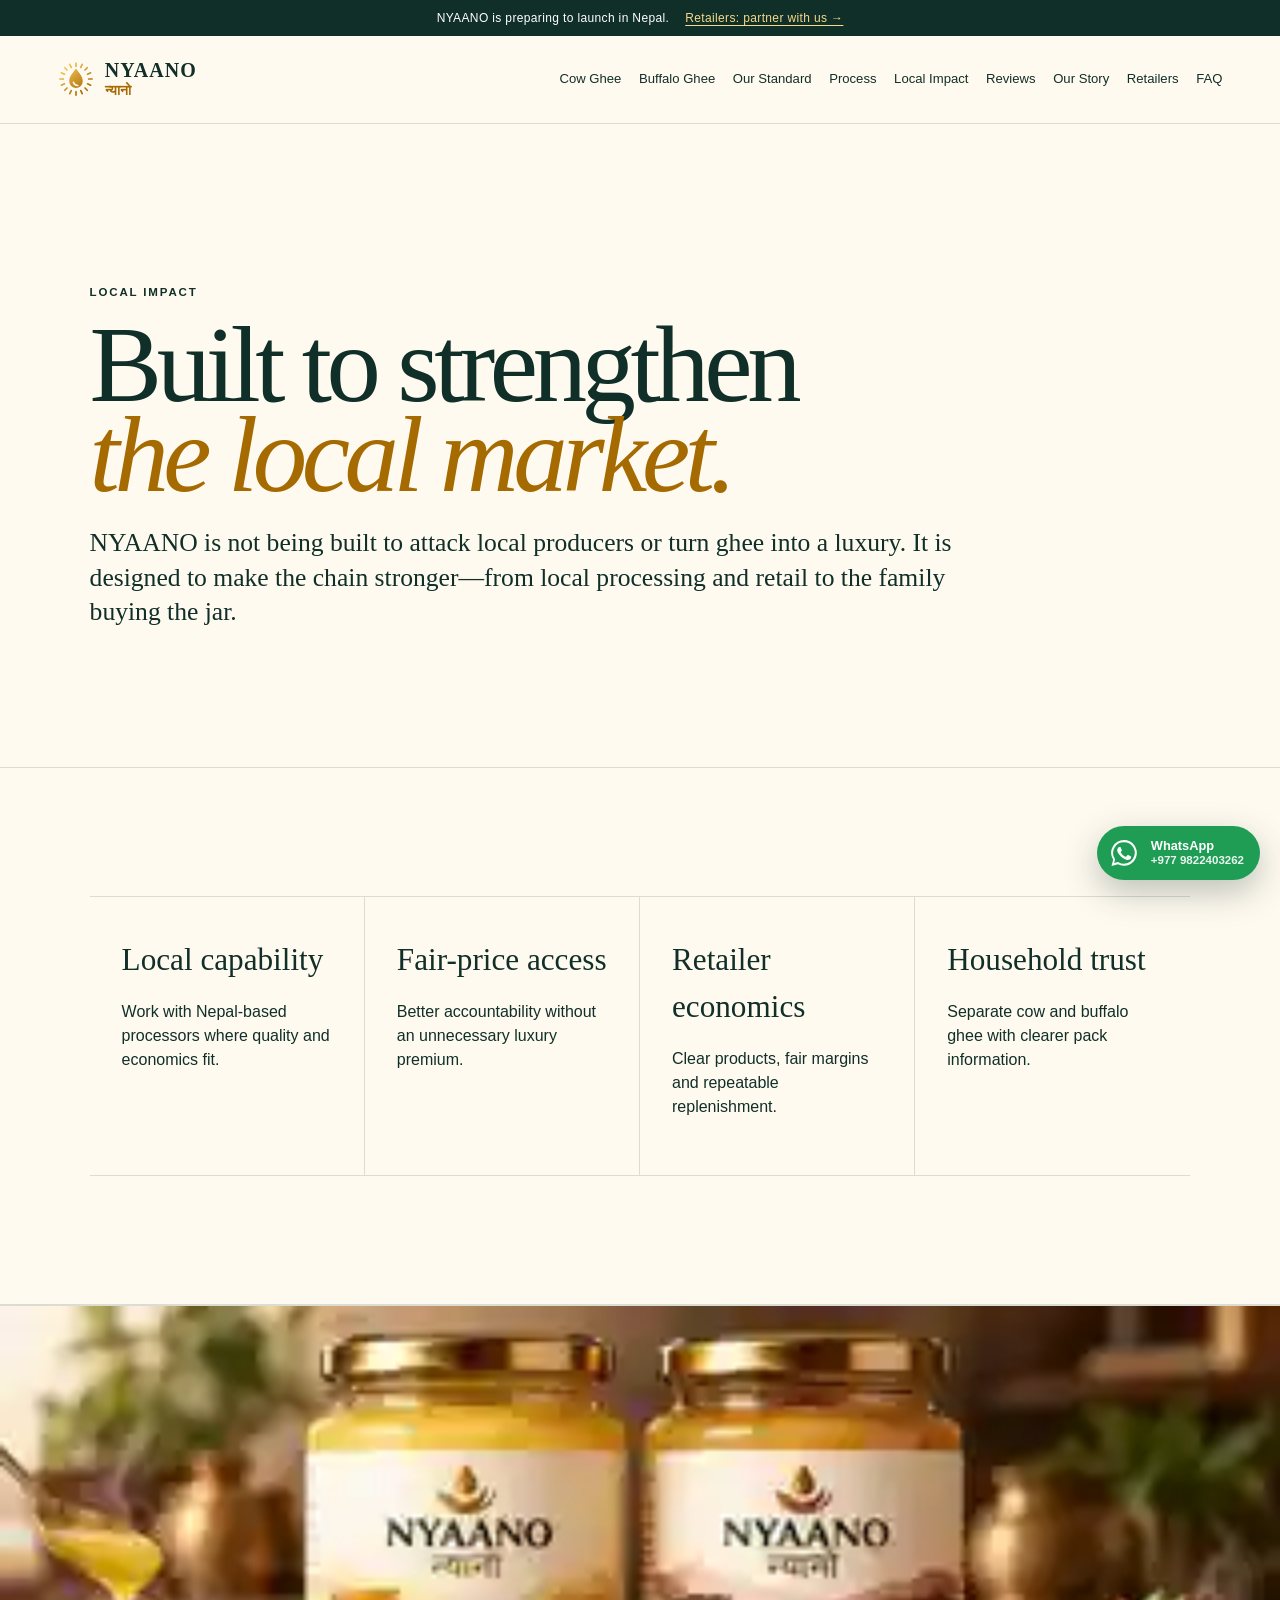
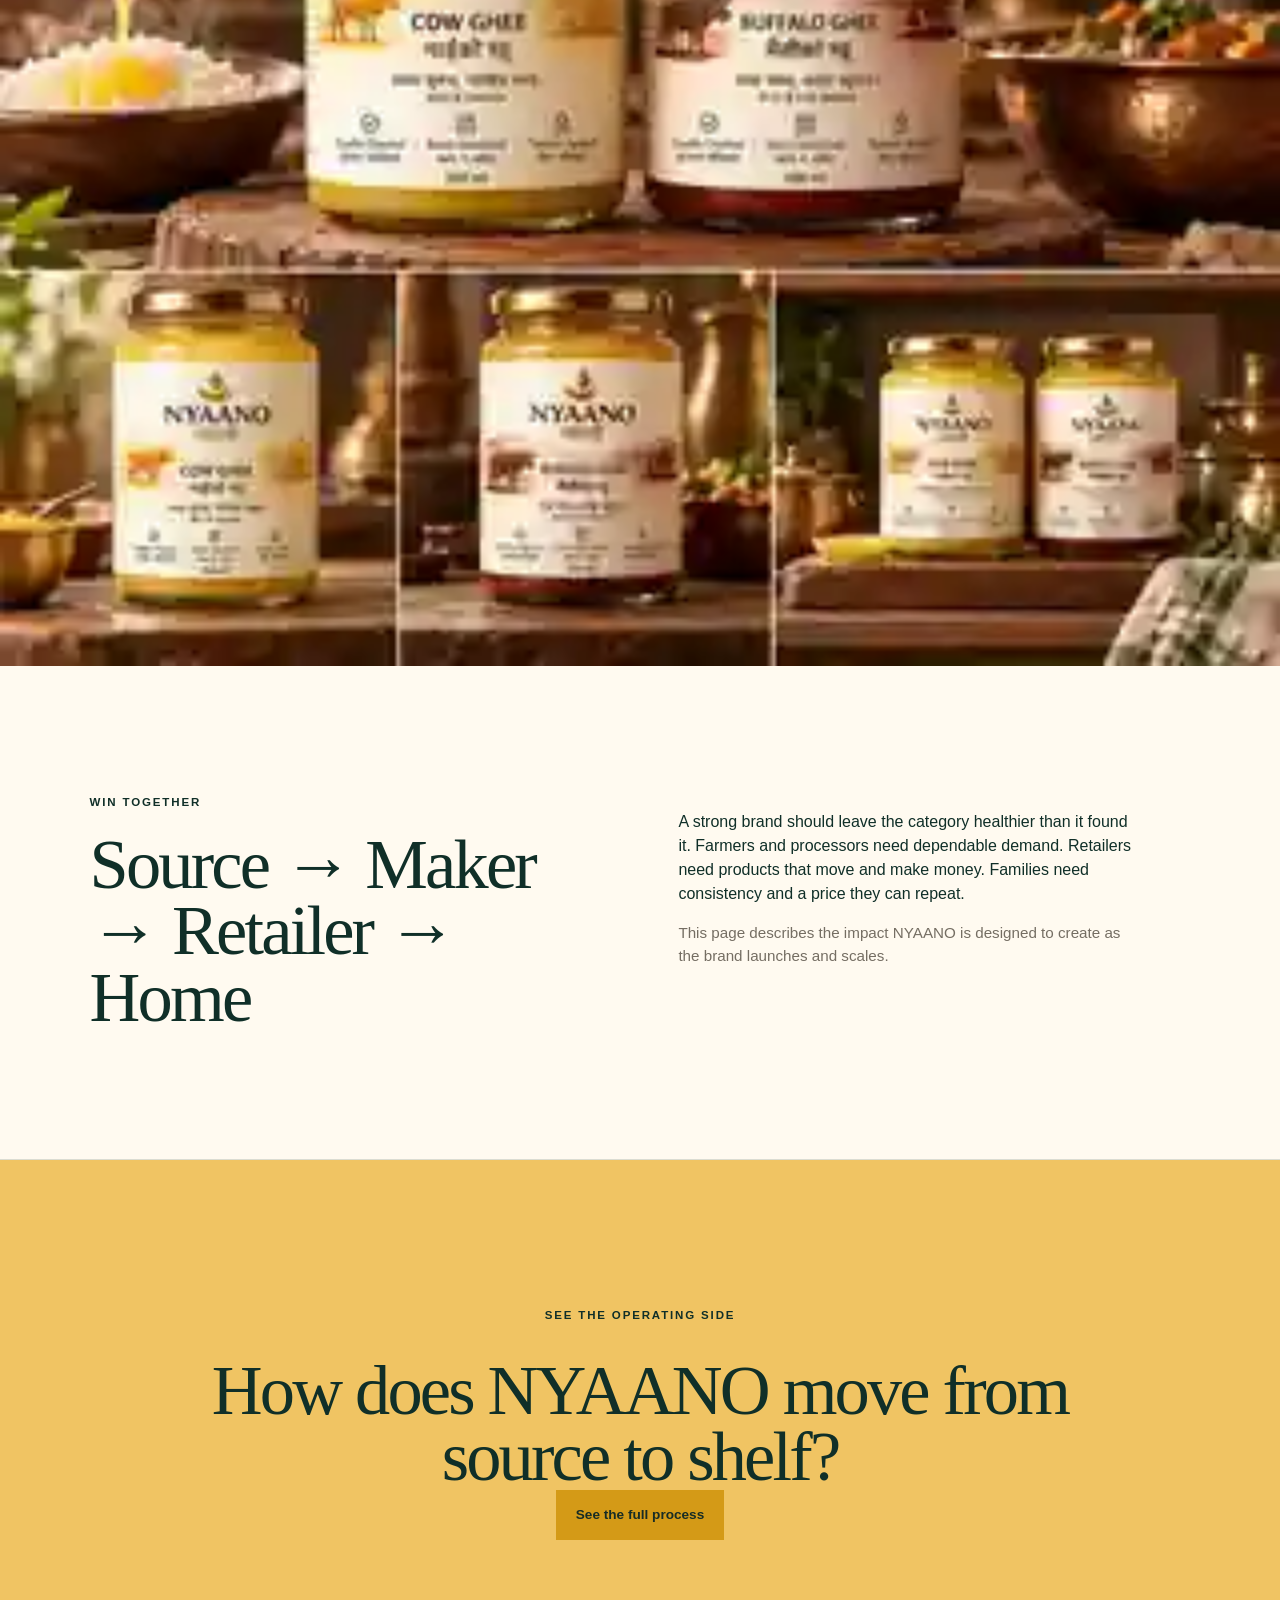
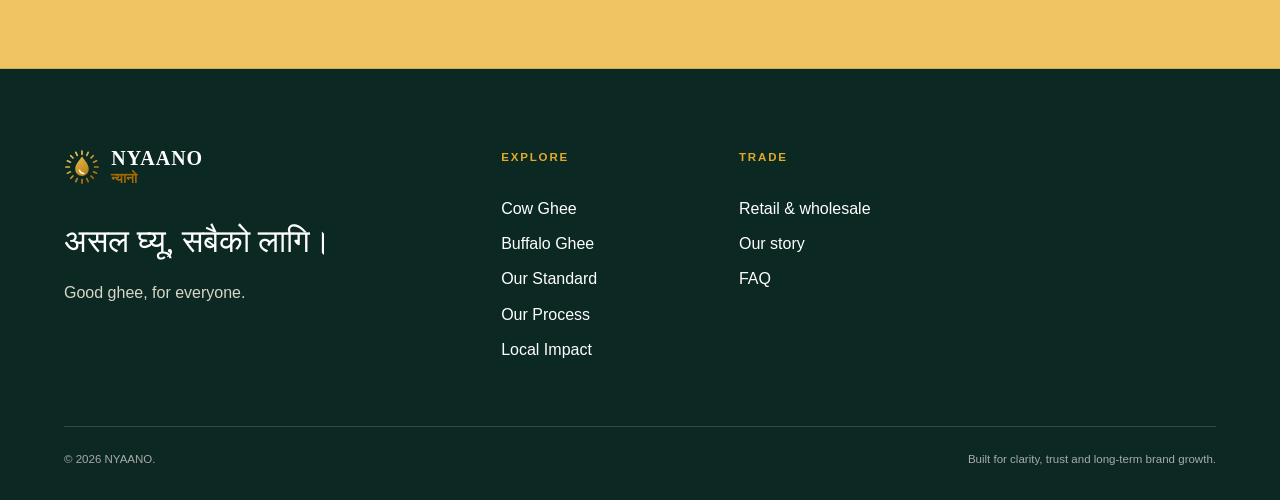
<file: impact.html>
<!doctype html><html lang="en-NP"><head><meta charset="utf-8"><meta name="viewport" content="width=device-width,initial-scale=1"><title>NYAANO Local Impact | Building with Nepal's Market</title><meta name="description" content="How NYAANO is designed to strengthen Nepal's local market through fair pricing, clearer products, retailer economics and local value creation."><meta name="robots" content="index,follow,max-image-preview:large,max-snippet:-1"><meta name="theme-color" content="#0f342a"><link rel="canonical" href="https://nyaano.vercel.app/impact.html"><link rel="icon" href="assets/favicon.svg" type="image/svg+xml"><link rel="stylesheet" href="assets/site.css"><meta property="og:type" content="website"><meta property="og:site_name" content="NYAANO"><meta property="og:title" content="NYAANO Local Impact | Building with Nepal's Market"><meta property="og:description" content="How NYAANO is designed to strengthen Nepal's local market through fair pricing, clearer products, retailer economics and local value creation."><meta property="og:image" content="https://nyaano.vercel.app/assets/trust.webp"></head><body><a class="skip-link" href="#main">Skip to content</a><div class="prelaunch"><span>NYAANO is preparing to launch in Nepal.</span><a href="b2b.html">Retailers: partner with us →</a></div><header class="site-header" data-header><a class="brand" href="index.html" aria-label="NYAANO home"><span class="brand-mark" aria-hidden="true"><img src="assets/brand-mark.svg" alt=""></span><span class="brand-type"><strong>NYAANO</strong><em>न्यानो</em></span></a><button class="menu-toggle" type="button" aria-label="Open menu" aria-expanded="false" data-menu-toggle><span></span><span></span></button><nav class="nav" data-nav aria-label="Main navigation">
<a href="cow-ghee.html">Cow Ghee</a><a href="buffalo-ghee.html">Buffalo Ghee</a><a href="quality.html">Our Standard</a><a href="process.html">Process</a><a href="impact.html">Local Impact</a><a href="reviews.html">Reviews</a><a href="story.html">Our Story</a><a href="b2b.html">Retailers</a><a href="faq.html">FAQ</a>
</nav></header><main id="main"><section class="page-hero reveal"><p class="eyebrow">Local impact</p><h1>Built to strengthen<br><i>the local market.</i></h1><p class="lead">NYAANO is not being built to attack local producers or turn ghee into a luxury. It is designed to make the chain stronger—from local processing and retail to the family buying the jar.</p></section><section class="section reveal"><div class="impact-grid"><article><h3>Local capability</h3><p>Work with Nepal-based processors where quality and economics fit.</p></article><article><h3>Fair-price access</h3><p>Better accountability without an unnecessary luxury premium.</p></article><article><h3>Retailer economics</h3><p>Clear products, fair margins and repeatable replenishment.</p></article><article><h3>Household trust</h3><p>Separate cow and buffalo ghee with clearer pack information.</p></article></div></section><figure class="image-frame reveal"><img src="assets/trust.webp" alt="NYAANO trust system and packaging icons"></figure><section class="section reveal"><div class="story-columns"><div><p class="eyebrow">Win together</p><h2>Source → Maker → Retailer → Home</h2></div><div><p>A strong brand should leave the category healthier than it found it. Farmers and processors need dependable demand. Retailers need products that move and make money. Families need consistency and a price they can repeat.</p><p class="caption-note">This page describes the impact NYAANO is designed to create as the brand launches and scales.</p></div></div></section><section class="cta section reveal"><p class="eyebrow">See the operating side</p><h2>How does NYAANO move from source to shelf?</h2><a class="btn btn-gold" href="process.html">See the full process</a></section></main><footer class="footer"><div class="footer-main"><div><a class="brand footer-brand" href="index.html"><span class="brand-mark" aria-hidden="true"><img src="assets/brand-mark.svg" alt=""></span><span class="brand-type"><strong>NYAANO</strong><em>न्यानो</em></span></a><p class="footer-line">असल घ्यू, सबैको लागि।</p><p class="footer-sub">Good ghee, for everyone.</p></div><div><p class="eyebrow">Explore</p><a href="cow-ghee.html">Cow Ghee</a><a href="buffalo-ghee.html">Buffalo Ghee</a><a href="quality.html">Our Standard</a><a href="process.html">Our Process</a><a href="impact.html">Local Impact</a></div><div><p class="eyebrow">Trade</p><a href="b2b.html">Retail & wholesale</a><a href="story.html">Our story</a><a href="faq.html">FAQ</a></div></div><div class="footer-bottom"><span>© 2026 NYAANO.</span><span>Built for clarity, trust and long-term brand growth.</span></div></footer><script src="assets/site.js" defer></script></body></html>
</file>
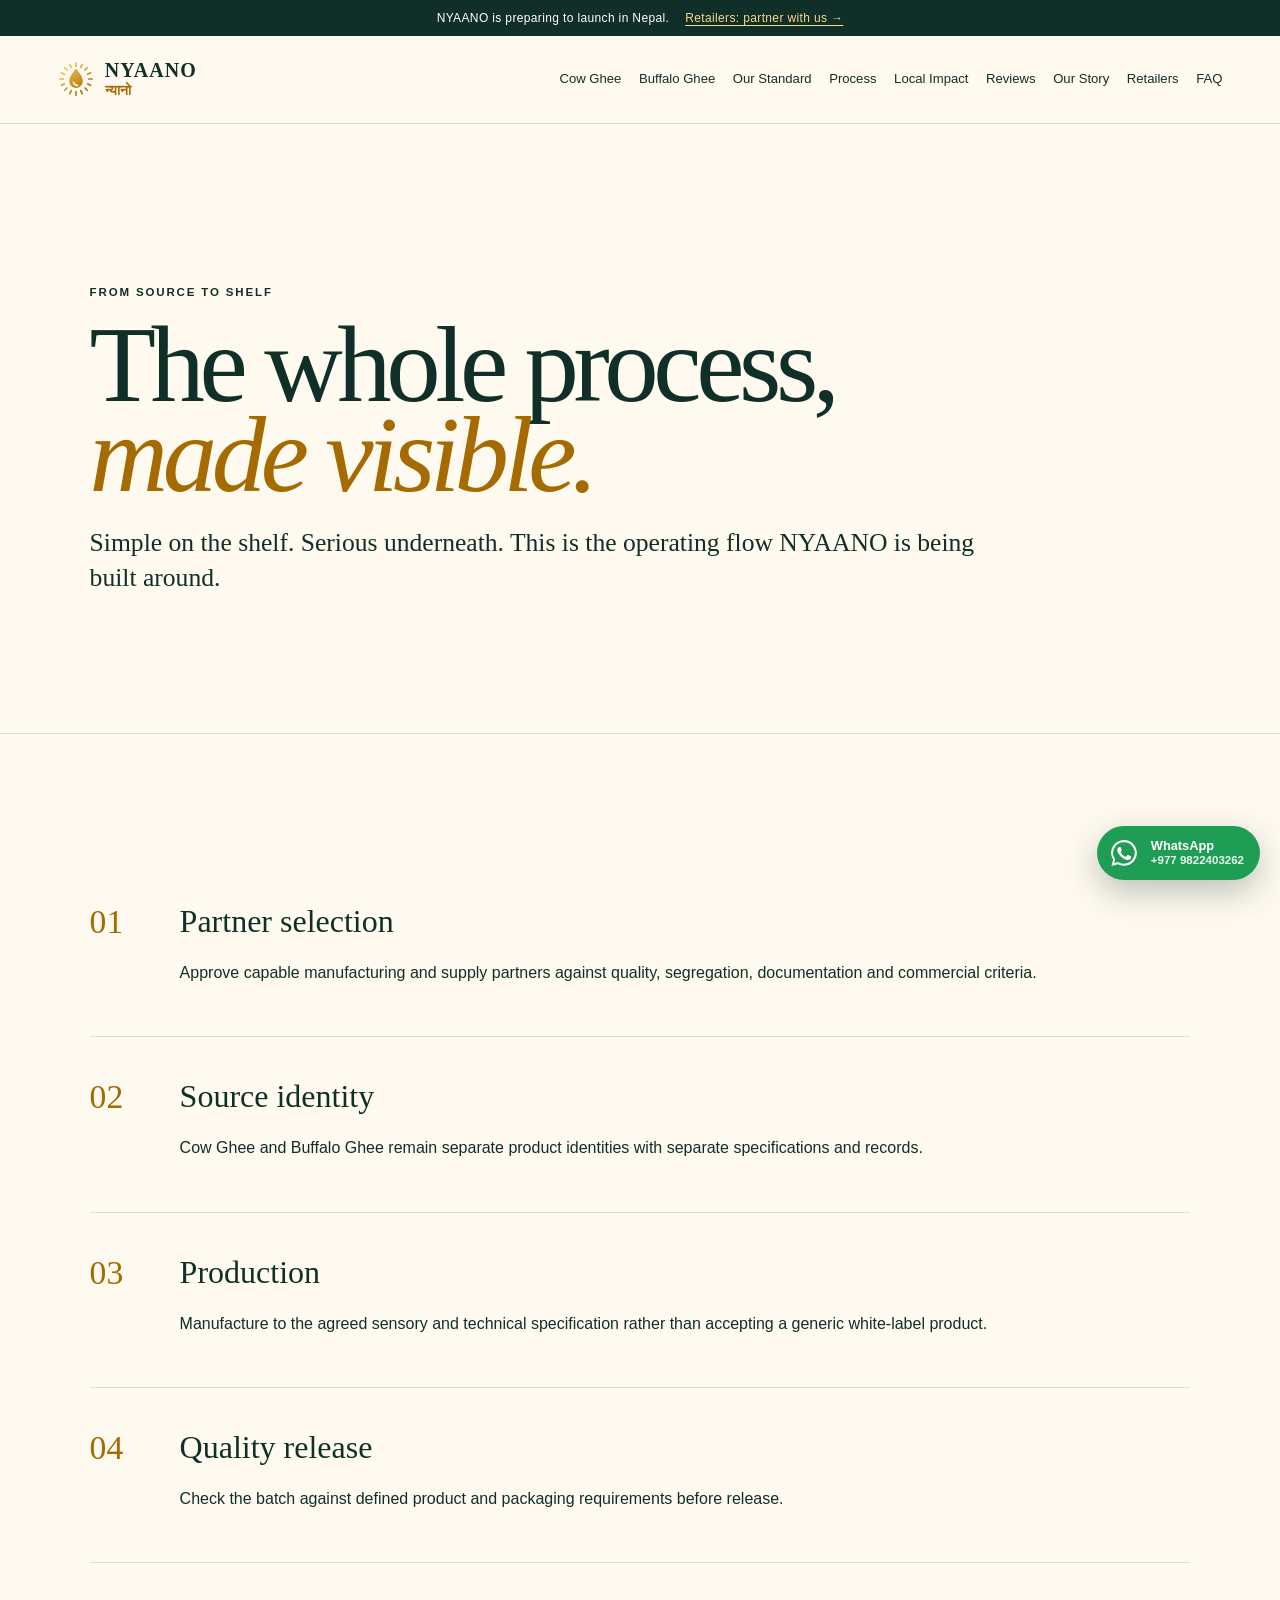
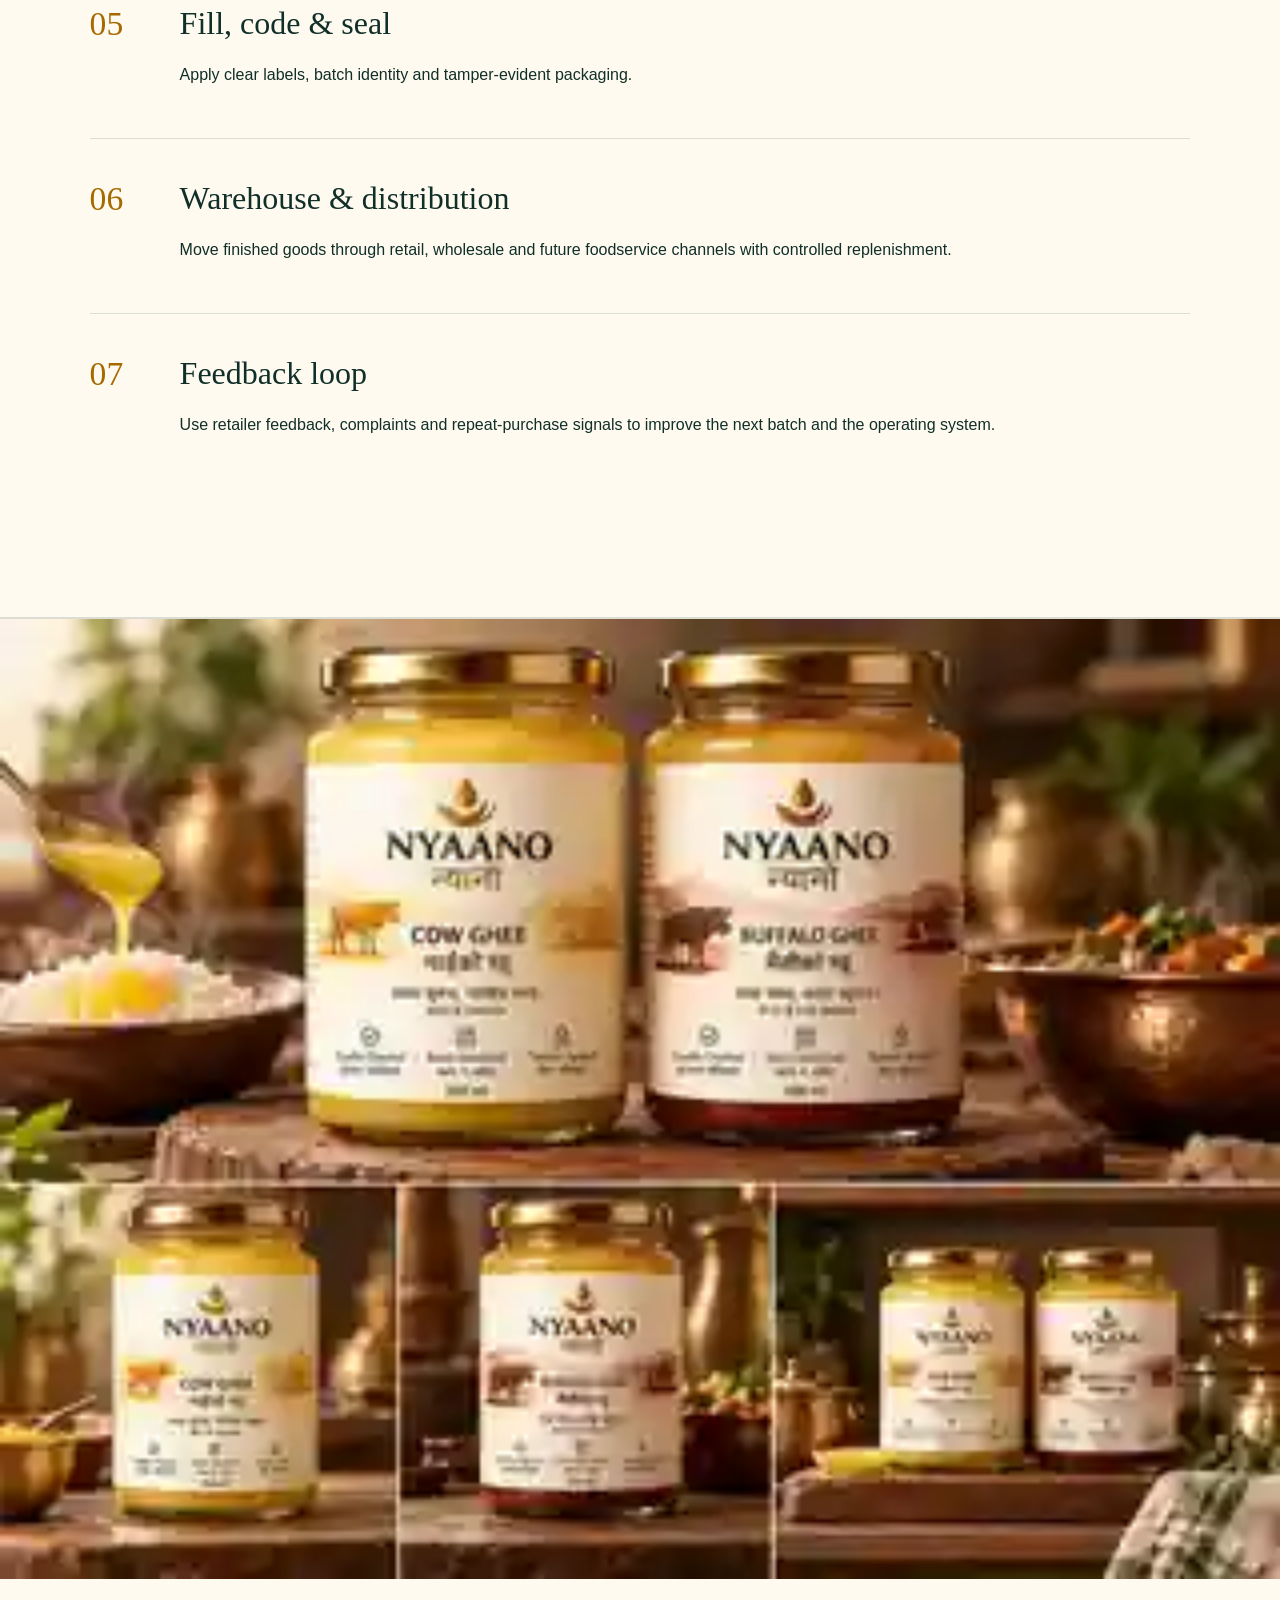
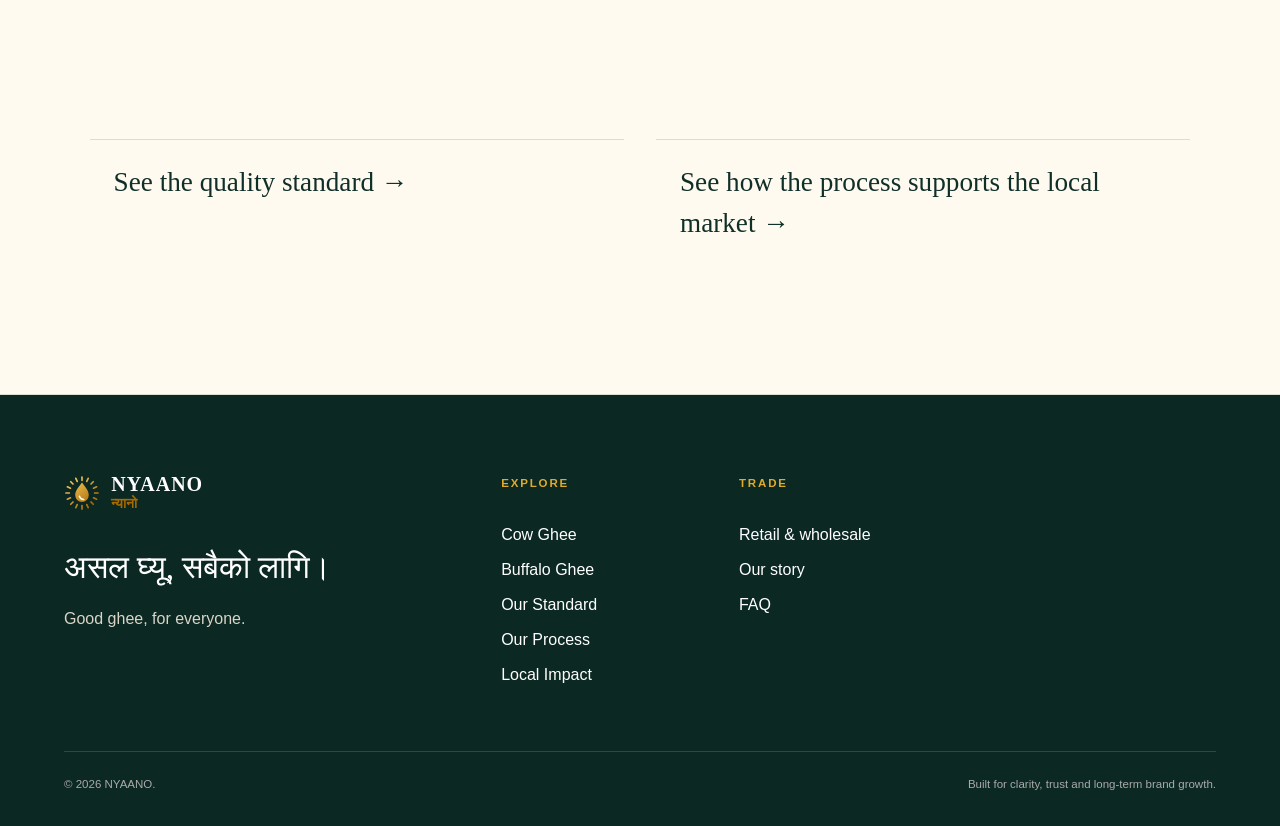
<file: process.html>
<!doctype html><html lang="en-NP"><head><meta charset="utf-8"><meta name="viewport" content="width=device-width,initial-scale=1"><title>NYAANO Process | From Source to Shelf</title><meta name="description" content="See the full NYAANO process: partner selection, cow and buffalo separation, production, quality checks, batch coding, sealing and distribution."><meta name="robots" content="index,follow,max-image-preview:large,max-snippet:-1"><meta name="theme-color" content="#0f342a"><link rel="canonical" href="https://nyaano.vercel.app/process.html"><link rel="icon" href="assets/favicon.svg" type="image/svg+xml"><link rel="stylesheet" href="assets/site.css"><meta property="og:type" content="website"><meta property="og:site_name" content="NYAANO"><meta property="og:title" content="NYAANO Process | From Source to Shelf"><meta property="og:description" content="See the full NYAANO process: partner selection, cow and buffalo separation, production, quality checks, batch coding, sealing and distribution."><meta property="og:image" content="https://nyaano.vercel.app/assets/labels.webp"></head><body><a class="skip-link" href="#main">Skip to content</a><div class="prelaunch"><span>NYAANO is preparing to launch in Nepal.</span><a href="b2b.html">Retailers: partner with us →</a></div><header class="site-header" data-header><a class="brand" href="index.html" aria-label="NYAANO home"><span class="brand-mark" aria-hidden="true"><img src="assets/brand-mark.svg" alt=""></span><span class="brand-type"><strong>NYAANO</strong><em>न्यानो</em></span></a><button class="menu-toggle" type="button" aria-label="Open menu" aria-expanded="false" data-menu-toggle><span></span><span></span></button><nav class="nav" data-nav aria-label="Main navigation">
<a href="cow-ghee.html">Cow Ghee</a><a href="buffalo-ghee.html">Buffalo Ghee</a><a href="quality.html">Our Standard</a><a href="process.html">Process</a><a href="impact.html">Local Impact</a><a href="reviews.html">Reviews</a><a href="story.html">Our Story</a><a href="b2b.html">Retailers</a><a href="faq.html">FAQ</a>
</nav></header><main id="main"><section class="page-hero reveal"><p class="eyebrow">From source to shelf</p><h1>The whole process,<br><i>made visible.</i></h1><p class="lead">Simple on the shelf. Serious underneath. This is the operating flow NYAANO is being built around.</p></section><section class="section reveal"><div class="process-rail"><div class="process-step"><span>01</span><div><h3>Partner selection</h3><p>Approve capable manufacturing and supply partners against quality, segregation, documentation and commercial criteria.</p></div></div><div class="process-step"><span>02</span><div><h3>Source identity</h3><p>Cow Ghee and Buffalo Ghee remain separate product identities with separate specifications and records.</p></div></div><div class="process-step"><span>03</span><div><h3>Production</h3><p>Manufacture to the agreed sensory and technical specification rather than accepting a generic white-label product.</p></div></div><div class="process-step"><span>04</span><div><h3>Quality release</h3><p>Check the batch against defined product and packaging requirements before release.</p></div></div><div class="process-step"><span>05</span><div><h3>Fill, code & seal</h3><p>Apply clear labels, batch identity and tamper-evident packaging.</p></div></div><div class="process-step"><span>06</span><div><h3>Warehouse & distribution</h3><p>Move finished goods through retail, wholesale and future foodservice channels with controlled replenishment.</p></div></div><div class="process-step"><span>07</span><div><h3>Feedback loop</h3><p>Use retailer feedback, complaints and repeat-purchase signals to improve the next batch and the operating system.</p></div></div></div></section><figure class="image-frame reveal"><img src="assets/labels.webp" alt="NYAANO packaging and label system"></figure><section class="section reveal"><div class="split-links"><a href="quality.html">See the quality standard →</a><a href="impact.html">See how the process supports the local market →</a></div></section></main><footer class="footer"><div class="footer-main"><div><a class="brand footer-brand" href="index.html"><span class="brand-mark" aria-hidden="true"><img src="assets/brand-mark.svg" alt=""></span><span class="brand-type"><strong>NYAANO</strong><em>न्यानो</em></span></a><p class="footer-line">असल घ्यू, सबैको लागि।</p><p class="footer-sub">Good ghee, for everyone.</p></div><div><p class="eyebrow">Explore</p><a href="cow-ghee.html">Cow Ghee</a><a href="buffalo-ghee.html">Buffalo Ghee</a><a href="quality.html">Our Standard</a><a href="process.html">Our Process</a><a href="impact.html">Local Impact</a></div><div><p class="eyebrow">Trade</p><a href="b2b.html">Retail & wholesale</a><a href="story.html">Our story</a><a href="faq.html">FAQ</a></div></div><div class="footer-bottom"><span>© 2026 NYAANO.</span><span>Built for clarity, trust and long-term brand growth.</span></div></footer><script src="assets/site.js" defer></script></body></html>
</file>
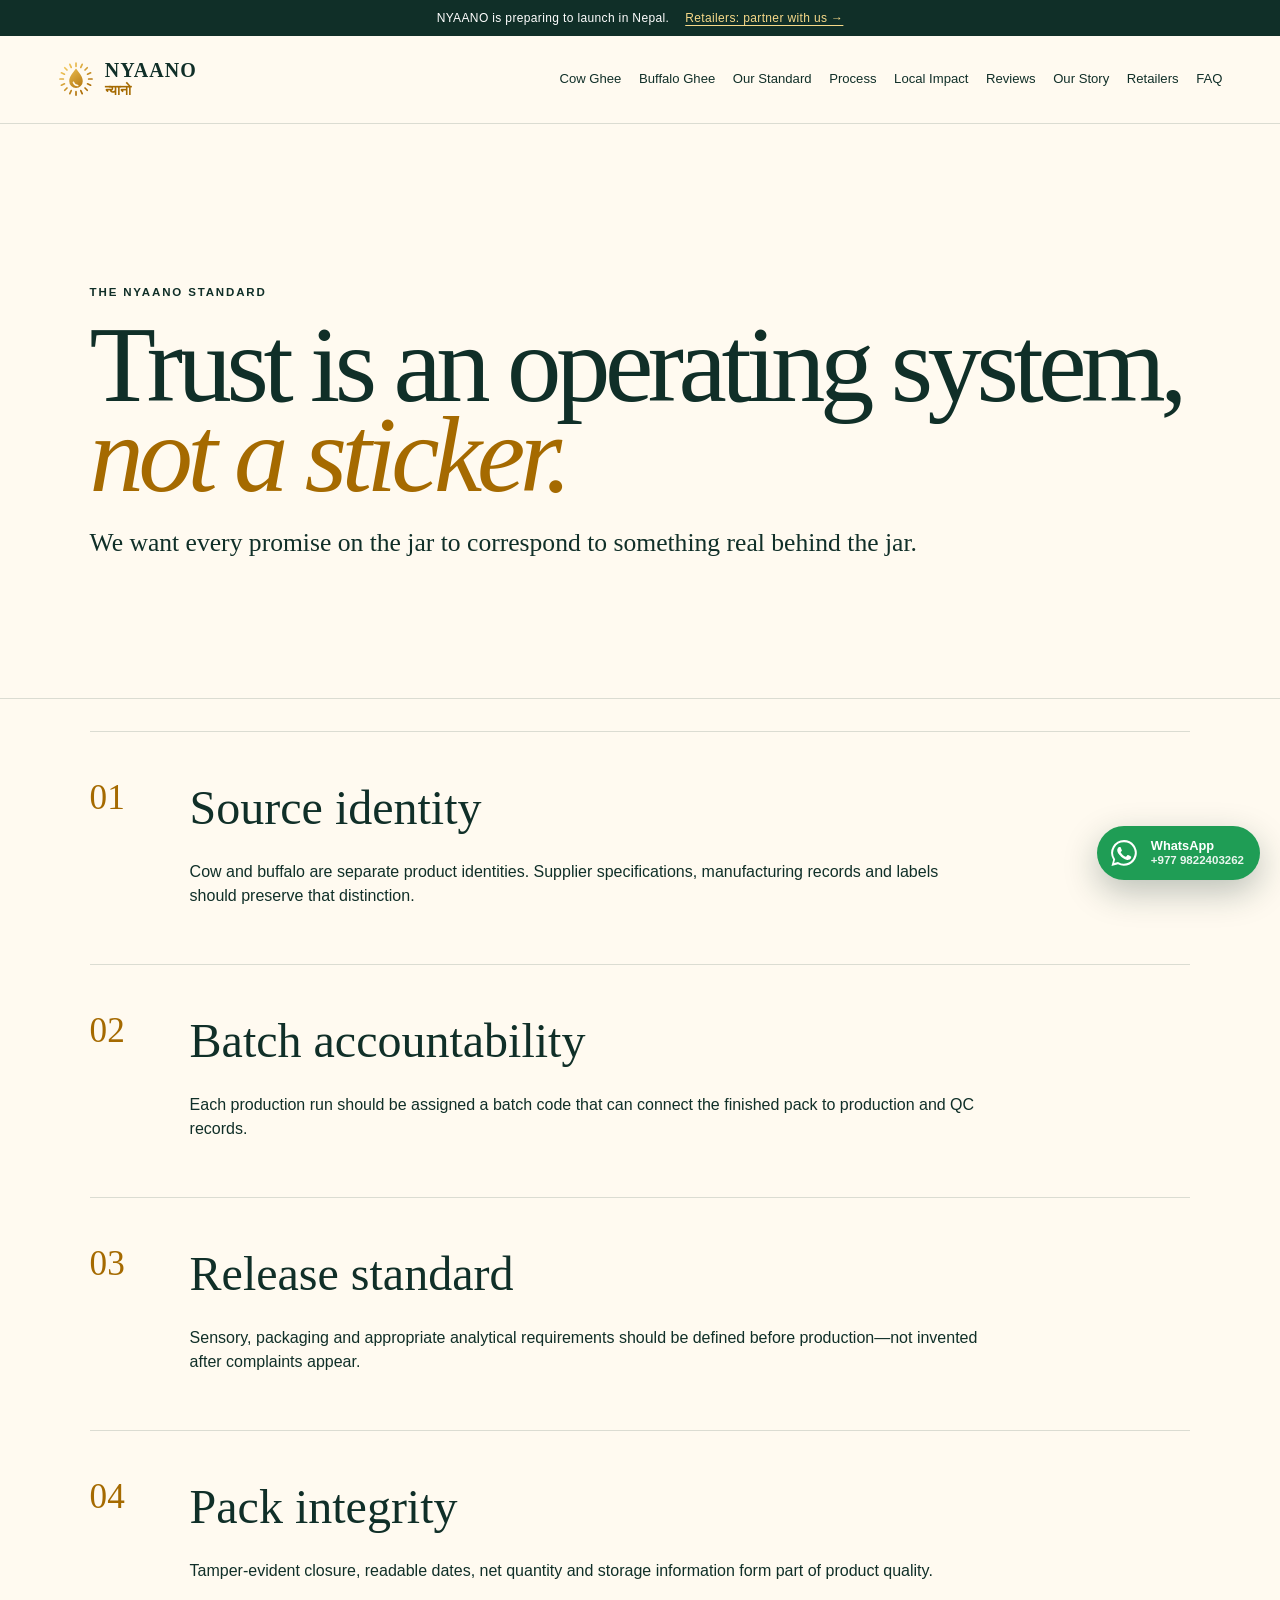
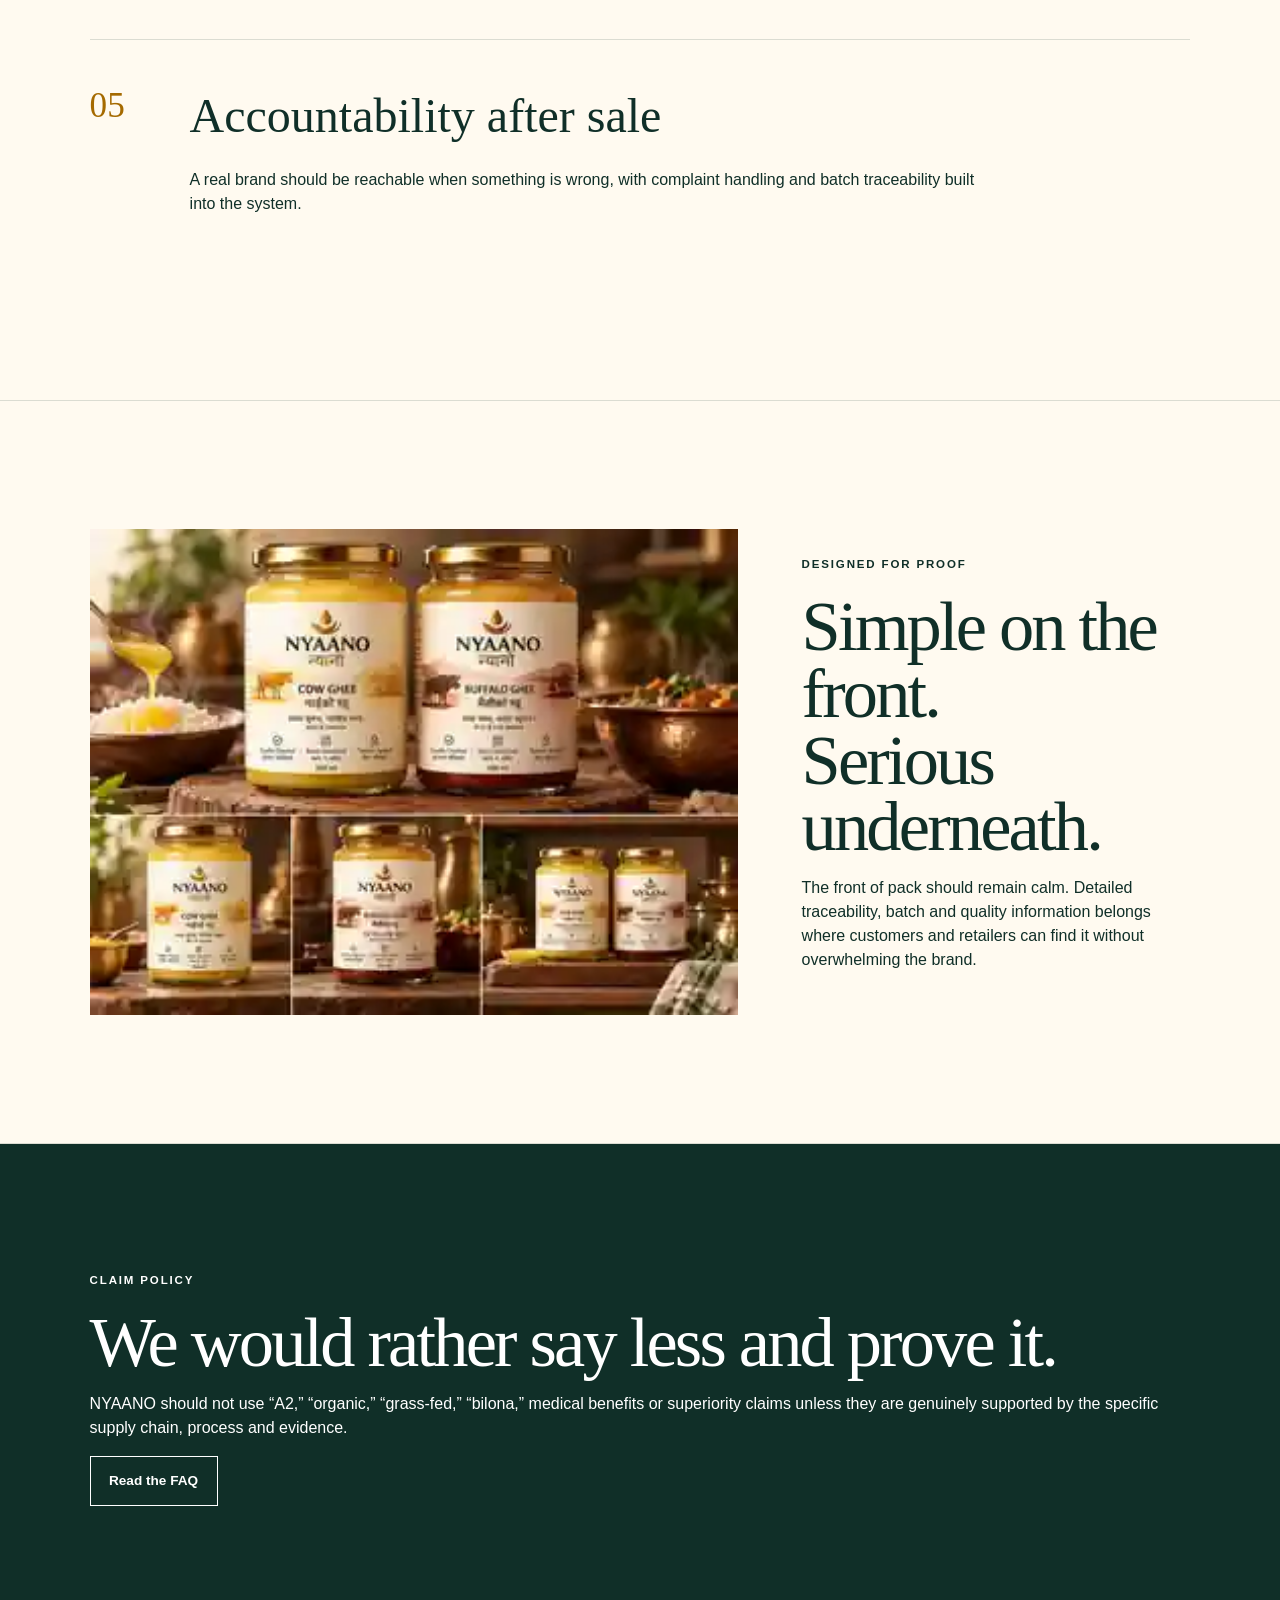
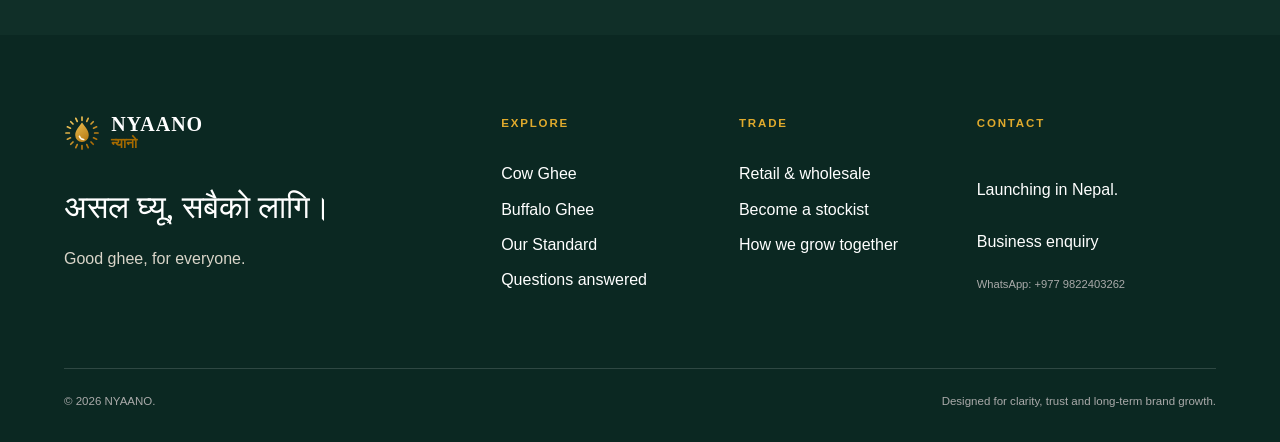
<file: quality.html>
<!doctype html>
<html lang="en-NP">
<head>
<meta charset="utf-8">
<meta name="viewport" content="width=device-width,initial-scale=1">
<title>The NYAANO Standard | Batch, Quality & Packaging</title>
<meta name="description" content="See how NYAANO is designed to make cow and buffalo ghee easier to understand and trust through clear identity, batch accountability, quality controls and tamper-evident packaging.">
<meta name="robots" content="index,follow,max-image-preview:large,max-snippet:-1,max-video-preview:-1">
<meta name="theme-color" content="#0f342a">
<link rel="canonical" href="https://nyaano.vercel.app/quality.html">
<link rel="icon" href="assets/favicon.svg" type="image/svg+xml">
<link rel="stylesheet" href="assets/site.css">
<meta property="og:type" content="website"><meta property="og:site_name" content="NYAANO">
<meta property="og:title" content="The NYAANO Standard | Batch, Quality & Packaging"><meta property="og:description" content="See how NYAANO is designed to make cow and buffalo ghee easier to understand and trust through clear identity, batch accountability, quality controls and tamper-evident packaging.">
<meta property="og:image" content="https://nyaano.vercel.app/assets/home-hero-nyaano-ghee.webp">
<meta property="og:locale" content="en_NP"><meta property="og:locale:alternate" content="ne_NP">
<meta name="twitter:card" content="summary_large_image">
<script type="application/ld+json">{"@context": "https://schema.org", "@type": "Organization", "name": "NYAANO", "alternateName": "न्यानो", "description": "NYAANO is a Nepali dairy brand launching with separate cow ghee and buffalo ghee, built around familiar taste, clear product identity, accountable quality standards and fair pricing.", "areaServed": {"@type": "Country", "name": "Nepal"}, "brand": {"@type": "Brand", "name": "NYAANO"}}</script>
<script type="application/ld+json">{"@context": "https://schema.org", "@type": "FAQPage", "mainEntity": [{"@type": "Question", "name": "How does NYAANO plan to verify ghee quality?", "acceptedAnswer": {"@type": "Answer", "text": "NYAANO's operating standard is designed around clearly identified cow and buffalo batches, defined product specifications, manufacturing records, tamper-evident packaging and appropriate quality checks before release. Exact testing claims will only be published once the manufacturing process is verified."}}, {"@type": "Question", "name": "Does NYAANO claim to be organic, A2 or bilona ghee?", "acceptedAnswer": {"@type": "Answer", "text": "No such claim is made by default. NYAANO will only use origin, process, nutrition or health claims that can be substantiated for the actual product."}}]}</script>
</head>
<body>
<a class="skip-link" href="#main">Skip to content</a>
<div class="prelaunch"><span>NYAANO is preparing to launch in Nepal.</span><a href="b2b.html">Retailers: partner with us →</a></div>

<header class="site-header" data-header>
  <a class="brand" href="index.html" aria-label="NYAANO home">
    <span class="brand-mark" aria-hidden="true"><img src="assets/brand-mark.svg" alt=""></span>
    <span class="brand-type"><strong>NYAANO</strong><em>न्यानो</em></span>
  </a>
  <button class="menu-toggle" type="button" aria-label="Open menu" aria-expanded="false" data-menu-toggle><span></span><span></span></button>
  <nav class="nav" data-nav aria-label="Main navigation">
    <a href="cow-ghee.html">Cow Ghee</a>
    <a href="buffalo-ghee.html">Buffalo Ghee</a>
    <a href="quality.html">Our Standard</a>
    <a href="process.html">Process</a>
    <a href="impact.html">Local Impact</a>
    <a href="reviews.html">Reviews</a>
    <a href="story.html">Our Story</a>
    <a href="b2b.html">Retailers</a>
    <a href="faq.html">FAQ</a>
  </nav>
</header>

<main id="main">
<section class="page-hero"><p class="eyebrow">The NYAANO standard</p><h1>Trust is an operating system,<br><i>not a sticker.</i></h1><p class="lead">We want every promise on the jar to correspond to something real behind the jar.</p></section>
<section class="section quality-framework"><div class="quality-step reveal"><span>01</span><div><h2>Source identity</h2><p>Cow and buffalo are separate product identities. Supplier specifications, manufacturing records and labels should preserve that distinction.</p></div></div><div class="quality-step reveal"><span>02</span><div><h2>Batch accountability</h2><p>Each production run should be assigned a batch code that can connect the finished pack to production and QC records.</p></div></div><div class="quality-step reveal"><span>03</span><div><h2>Release standard</h2><p>Sensory, packaging and appropriate analytical requirements should be defined before production—not invented after complaints appear.</p></div></div><div class="quality-step reveal"><span>04</span><div><h2>Pack integrity</h2><p>Tamper-evident closure, readable dates, net quantity and storage information form part of product quality.</p></div></div><div class="quality-step reveal"><span>05</span><div><h2>Accountability after sale</h2><p>A real brand should be reachable when something is wrong, with complaint handling and batch traceability built into the system.</p></div></div></section>
<section class="section editorial reveal"><figure><img src="assets/trust.webp" alt="NYAANO packaging trust icons and batch placement guidance" loading="lazy"></figure><div><p class="eyebrow">Designed for proof</p><h2>Simple on the front.<br>Serious underneath.</h2><p>The front of pack should remain calm. Detailed traceability, batch and quality information belongs where customers and retailers can find it without overwhelming the brand.</p></div></section>
<section class="section claim-policy dark reveal"><div><p class="eyebrow">Claim policy</p><h2>We would rather say less and prove it.</h2></div><div><p>NYAANO should not use “A2,” “organic,” “grass-fed,” “bilona,” medical benefits or superiority claims unless they are genuinely supported by the specific supply chain, process and evidence.</p><a class="btn btn-light" href="faq.html">Read the FAQ</a></div></section>
</main>
<footer class="footer" id="contact">
  <div class="footer-main">
    <div>
      <a class="brand footer-brand" href="index.html">
        <span class="brand-mark" aria-hidden="true"><img src="assets/brand-mark.svg" alt=""></span>
        <span class="brand-type"><strong>NYAANO</strong><em>न्यानो</em></span>
      </a>
      <p class="footer-line">असल घ्यू, सबैको लागि।</p>
      <p class="footer-sub">Good ghee, for everyone.</p>
    </div>
    <div>
      <p class="eyebrow">Explore</p>
      <a href="cow-ghee.html">Cow Ghee</a>
      <a href="buffalo-ghee.html">Buffalo Ghee</a>
      <a href="quality.html">Our Standard</a>
      <a href="faq.html">Questions answered</a>
    </div>
    <div>
      <p class="eyebrow">Trade</p>
      <a href="b2b.html">Retail & wholesale</a>
      <a href="b2b.html#partner">Become a stockist</a>
      <a href="story.html#together">How we grow together</a>
    </div>
    <div>
      <p class="eyebrow">Contact</p>
      <p>Launching in Nepal.</p>
      <a href="b2b.html#partner">Business enquiry</a>
      <p class="micro">Connect the final WhatsApp / email before publishing.</p>
    </div>
  </div>
  <div class="footer-bottom"><span>© 2026 NYAANO.</span><span>Designed for clarity, trust and long-term brand growth.</span></div>
</footer>
<script src="assets/site.js" defer></script></body></html>
</file>
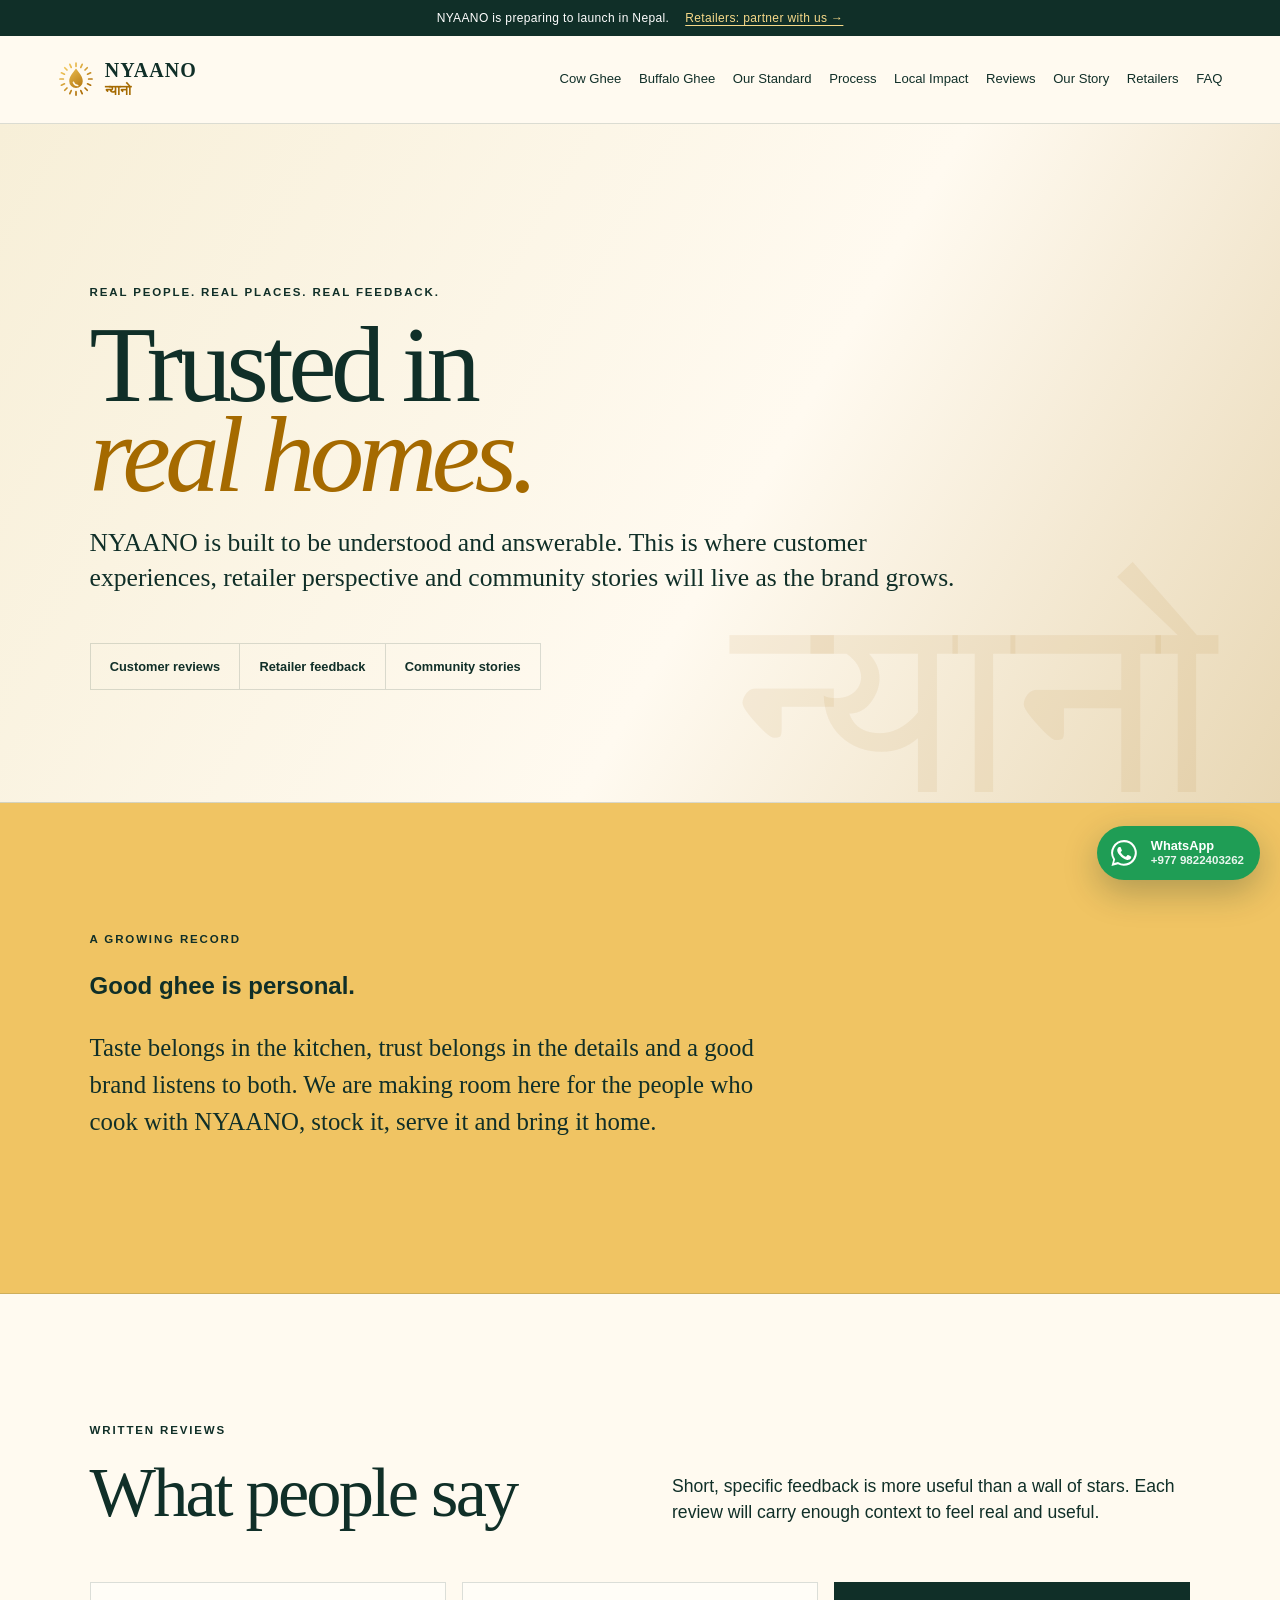
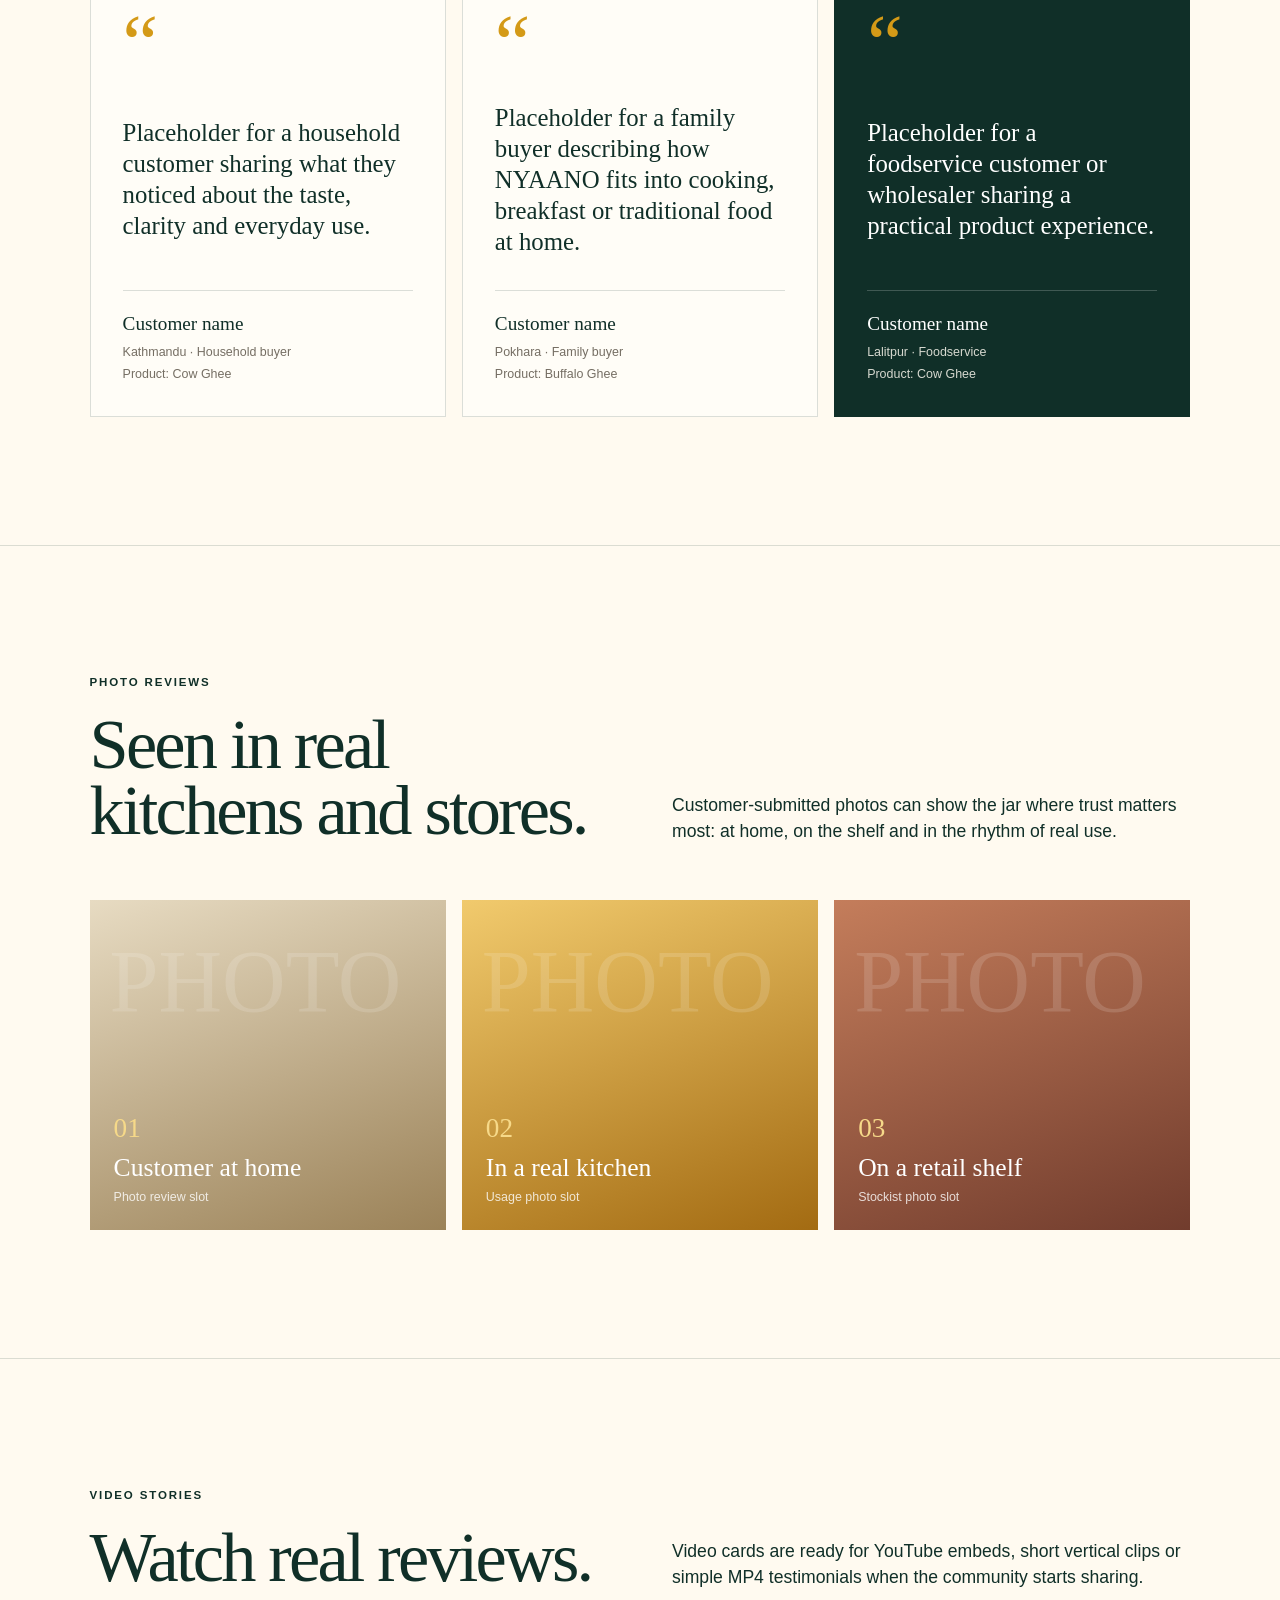
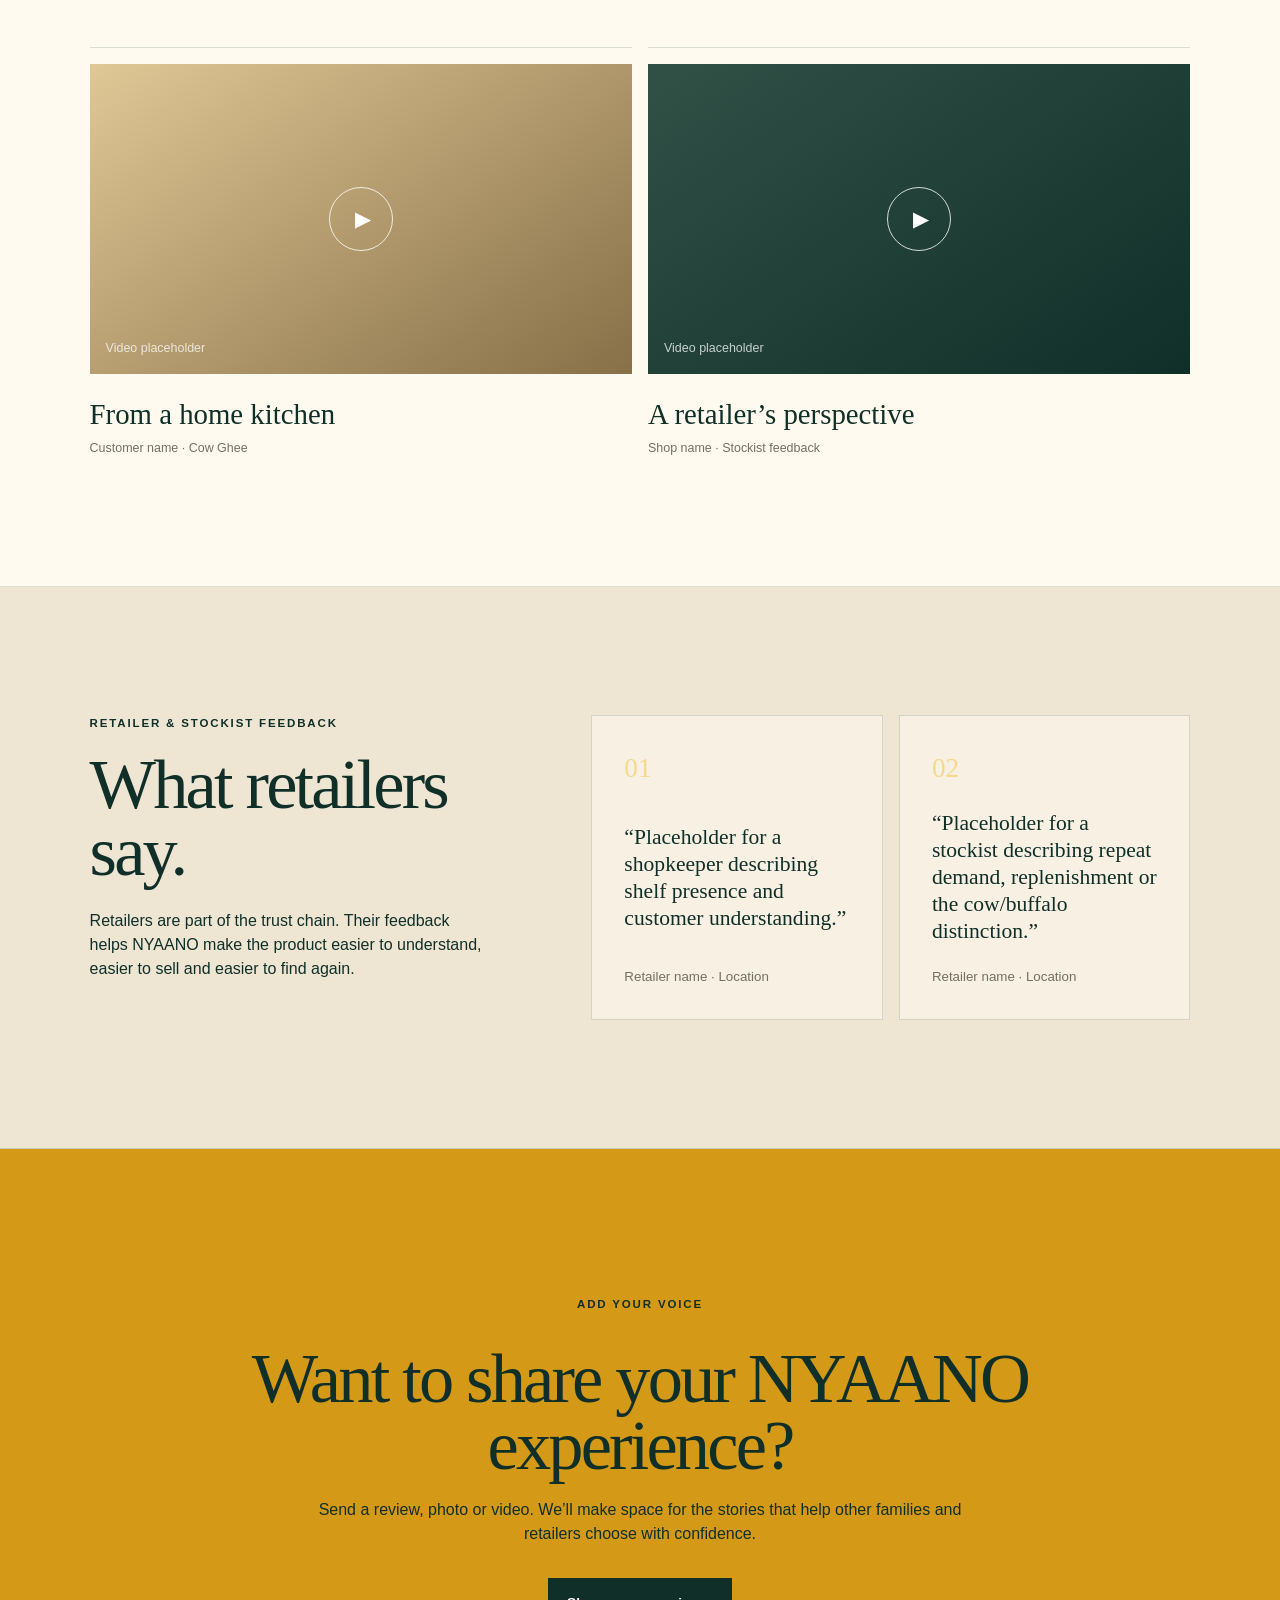
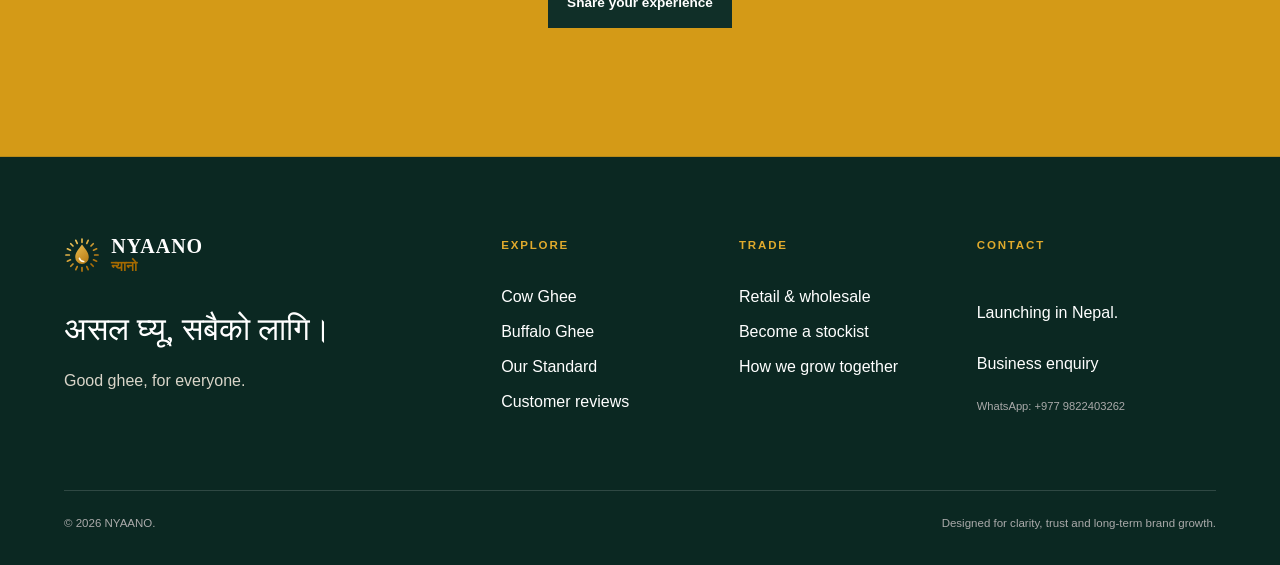
<file: reviews.html>
<!doctype html>
<html lang="en-NP">
<head>
<meta charset="utf-8">
<meta name="viewport" content="width=device-width,initial-scale=1">
<title>NYAANO Reviews — Real feedback from homes, stores and kitchens</title>
<meta name="description" content="Read customer reviews, retailer feedback and community stories about NYAANO Cow Ghee and Buffalo Ghee in Nepal.">
<meta name="robots" content="index,follow,max-image-preview:large,max-snippet:-1,max-video-preview:-1">
<meta name="theme-color" content="#0f342a">
<link rel="canonical" href="https://nyaano.vercel.app/reviews.html">
<link rel="icon" href="assets/favicon.svg" type="image/svg+xml">
<link rel="stylesheet" href="assets/site.css">
<script type="application/ld+json">{"@context":"https://schema.org","@type":"CollectionPage","name":"NYAANO customer reviews","description":"Customer, community and retailer feedback about NYAANO ghee in Nepal.","url":"https://nyaano.vercel.app/reviews.html","isPartOf":{"@type":"WebSite","name":"NYAANO","url":"https://nyaano.vercel.app/"}}</script>
</head>
<body>
<a class="skip-link" href="#main">Skip to content</a>
<div class="prelaunch"><span>NYAANO is preparing to launch in Nepal.</span><a href="b2b.html">Retailers: partner with us →</a></div>
<header class="site-header" data-header>
  <a class="brand" href="index.html" aria-label="NYAANO home"><span class="brand-mark" aria-hidden="true"><img src="assets/brand-mark.svg" alt=""></span><span class="brand-type"><strong>NYAANO</strong><em>न्यानो</em></span></a>
  <button class="menu-toggle" type="button" aria-label="Open menu" aria-expanded="false" data-menu-toggle><span></span><span></span></button>
  <nav class="nav" data-nav aria-label="Main navigation">
    <a href="cow-ghee.html">Cow Ghee</a><a href="buffalo-ghee.html">Buffalo Ghee</a><a href="quality.html">Our Standard</a><a href="process.html">Process</a><a href="impact.html">Local Impact</a><a href="reviews.html" aria-current="page">Reviews</a><a href="story.html">Our Story</a><a href="b2b.html">Retailers</a><a href="faq.html">FAQ</a>
  </nav>
</header>
<main id="main">
  <section class="page-hero reviews-hero reveal">
    <p class="eyebrow">Real people. Real places. Real feedback.</p>
    <h1>Trusted in<br><i>real homes.</i></h1>
    <p class="lead">NYAANO is built to be understood and answerable. This is where customer experiences, retailer perspective and community stories will live as the brand grows.</p>
    <div class="reviews-meta"><span>Customer reviews</span><span>Retailer feedback</span><span>Community stories</span></div>
  </section>

  <section class="section review-intro reveal">
    <div><p class="eyebrow">A growing record</p><h2>Good ghee is personal.</h2></div>
    <p class="statement-copy">Taste belongs in the kitchen, trust belongs in the details and a good brand listens to both. We are making room here for the people who cook with NYAANO, stock it, serve it and bring it home.</p>
  </section>

  <section class="section reviews-written reveal">
    <div class="section-heading-row"><div><p class="eyebrow">Written reviews</p><h2>What people say</h2></div><p>Short, specific feedback is more useful than a wall of stars. Each review will carry enough context to feel real and useful.</p></div>
    <div class="testimonial-grid">
      <article class="testimonial-card"><div class="quote-mark">“</div><p>Placeholder for a household customer sharing what they noticed about the taste, clarity and everyday use.</p><footer><strong>Customer name</strong><span>Kathmandu · Household buyer</span><small>Product: Cow Ghee</small></footer></article>
      <article class="testimonial-card"><div class="quote-mark">“</div><p>Placeholder for a family buyer describing how NYAANO fits into cooking, breakfast or traditional food at home.</p><footer><strong>Customer name</strong><span>Pokhara · Family buyer</span><small>Product: Buffalo Ghee</small></footer></article>
      <article class="testimonial-card testimonial-dark"><div class="quote-mark">“</div><p>Placeholder for a foodservice customer or wholesaler sharing a practical product experience.</p><footer><strong>Customer name</strong><span>Lalitpur · Foodservice</span><small>Product: Cow Ghee</small></footer></article>
    </div>
  </section>

  <section class="section review-photos reveal">
    <div class="section-heading-row"><div><p class="eyebrow">Photo reviews</p><h2>Seen in real kitchens and stores.</h2></div><p>Customer-submitted photos can show the jar where trust matters most: at home, on the shelf and in the rhythm of real use.</p></div>
    <div class="photo-review-grid"><div class="review-placeholder"><span>01</span><strong>Customer at home</strong><small>Photo review slot</small></div><div class="review-placeholder review-placeholder-gold"><span>02</span><strong>In a real kitchen</strong><small>Usage photo slot</small></div><div class="review-placeholder review-placeholder-clay"><span>03</span><strong>On a retail shelf</strong><small>Stockist photo slot</small></div></div>
  </section>

  <section class="section review-videos reveal">
    <div class="section-heading-row"><div><p class="eyebrow">Video stories</p><h2>Watch real reviews.</h2></div><p>Video cards are ready for YouTube embeds, short vertical clips or simple MP4 testimonials when the community starts sharing.</p></div>
    <div class="video-review-grid"><article class="video-card"><div class="video-thumb"><span class="play-icon">▶</span><small>Video placeholder</small></div><h3>From a home kitchen</h3><p>Customer name · Cow Ghee</p></article><article class="video-card"><div class="video-thumb video-thumb-dark"><span class="play-icon">▶</span><small>Video placeholder</small></div><h3>A retailer’s perspective</h3><p>Shop name · Stockist feedback</p></article></div>
  </section>

  <section class="section retailers-review reveal"><div class="retailer-review-copy"><p class="eyebrow">Retailer & stockist feedback</p><h2>What retailers say.</h2><p>Retailers are part of the trust chain. Their feedback helps NYAANO make the product easier to understand, easier to sell and easier to find again.</p></div><div class="retailer-quotes"><div><span>01</span><p>“Placeholder for a shopkeeper describing shelf presence and customer understanding.”</p><small>Retailer name · Location</small></div><div><span>02</span><p>“Placeholder for a stockist describing repeat demand, replenishment or the cow/buffalo distinction.”</p><small>Retailer name · Location</small></div></div></section>

  <section class="cta section review-cta reveal"><p class="eyebrow">Add your voice</p><h2>Want to share your NYAANO experience?</h2><p>Send a review, photo or video. We’ll make space for the stories that help other families and retailers choose with confidence.</p><a class="btn btn-dark" href="https://wa.me/9779822403262" target="_blank" rel="noopener">Share your experience</a></section>
</main>
<footer class="footer" id="contact"><div class="footer-main"><div><a class="brand footer-brand" href="index.html"><span class="brand-mark" aria-hidden="true"><img src="assets/brand-mark.svg" alt=""></span><span class="brand-type"><strong>NYAANO</strong><em>न्यानो</em></span></a><p class="footer-line">असल घ्यू, सबैको लागि।</p><p class="footer-sub">Good ghee, for everyone.</p></div><div><p class="eyebrow">Explore</p><a href="cow-ghee.html">Cow Ghee</a><a href="buffalo-ghee.html">Buffalo Ghee</a><a href="quality.html">Our Standard</a><a href="reviews.html">Customer reviews</a></div><div><p class="eyebrow">Trade</p><a href="b2b.html">Retail & wholesale</a><a href="b2b.html#partner">Become a stockist</a><a href="story.html#together">How we grow together</a></div><div><p class="eyebrow">Contact</p><p>Launching in Nepal.</p><a href="b2b.html#partner">Business enquiry</a><p class="micro">Connect the final WhatsApp / email before publishing.</p></div></div><div class="footer-bottom"><span>© 2026 NYAANO.</span><span>Designed for clarity, trust and long-term brand growth.</span></div></footer>
<script src="assets/site.js" defer></script></body></html>
</file>
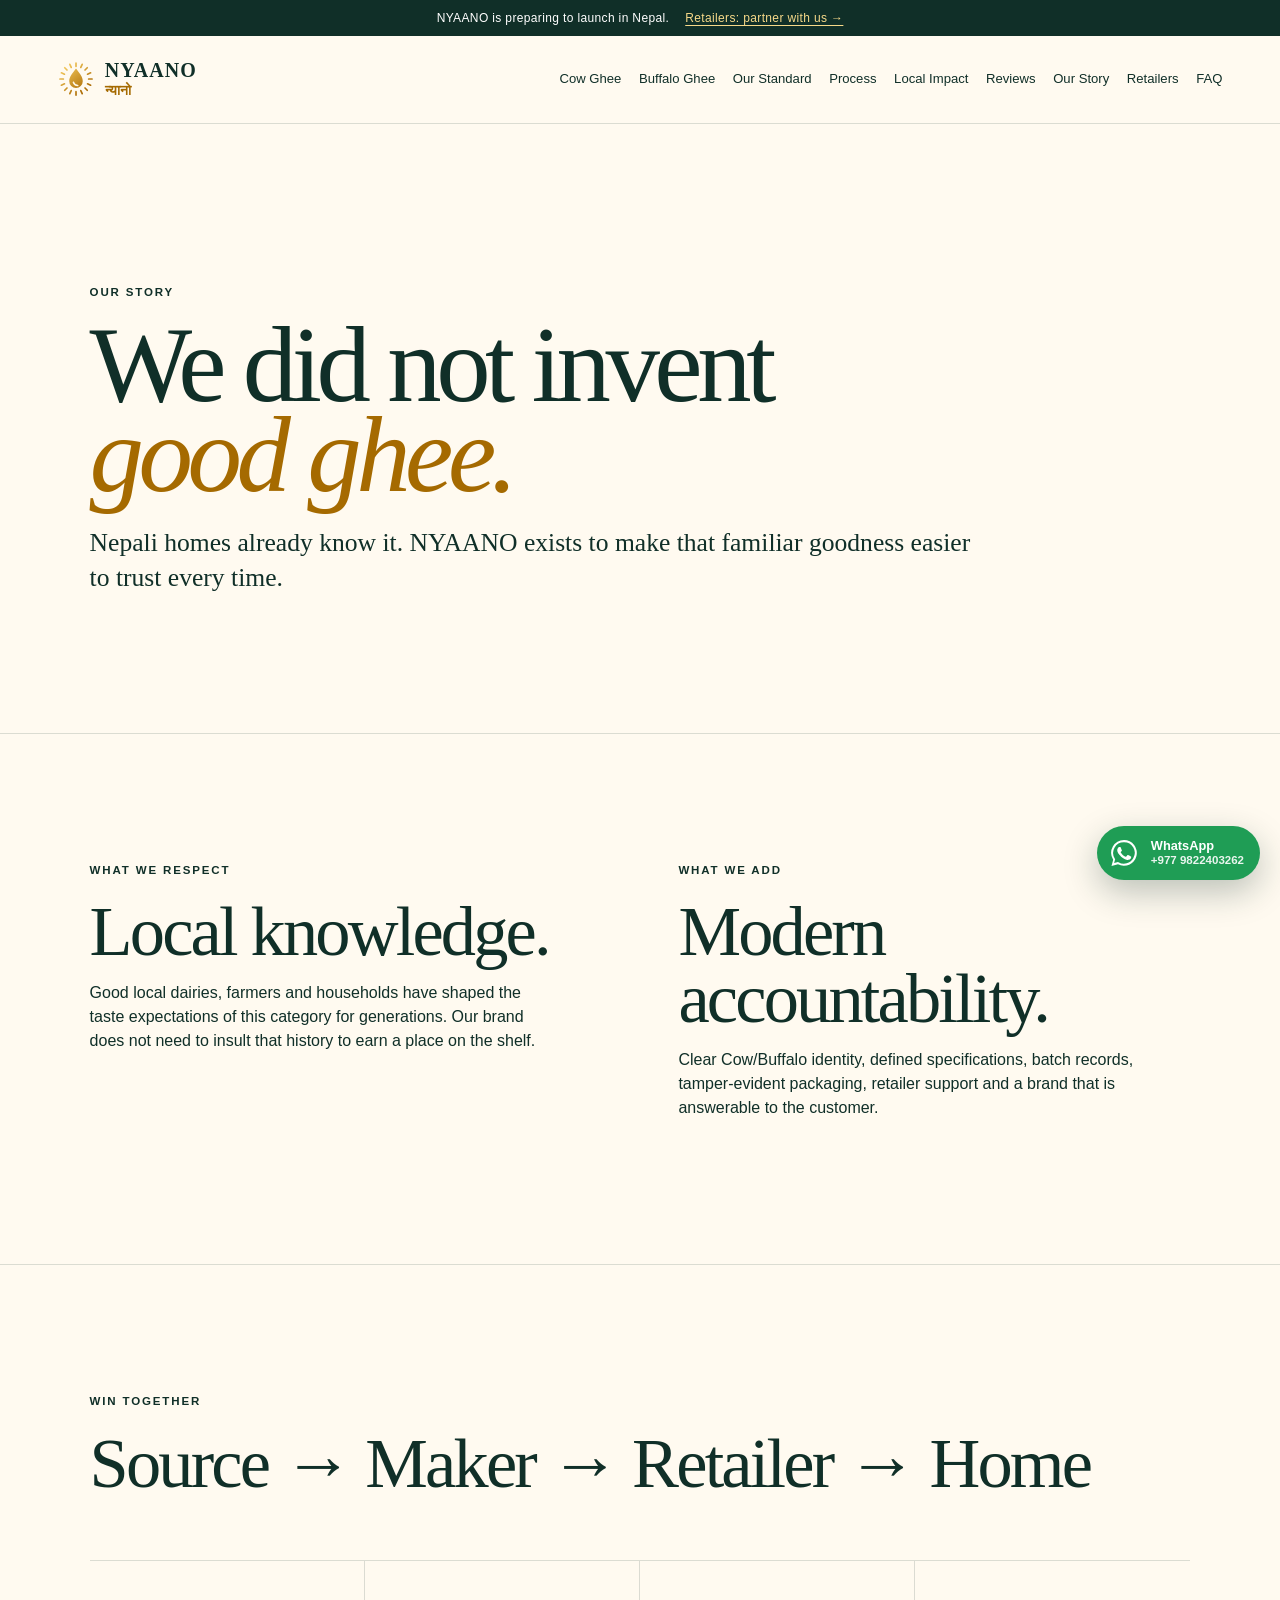
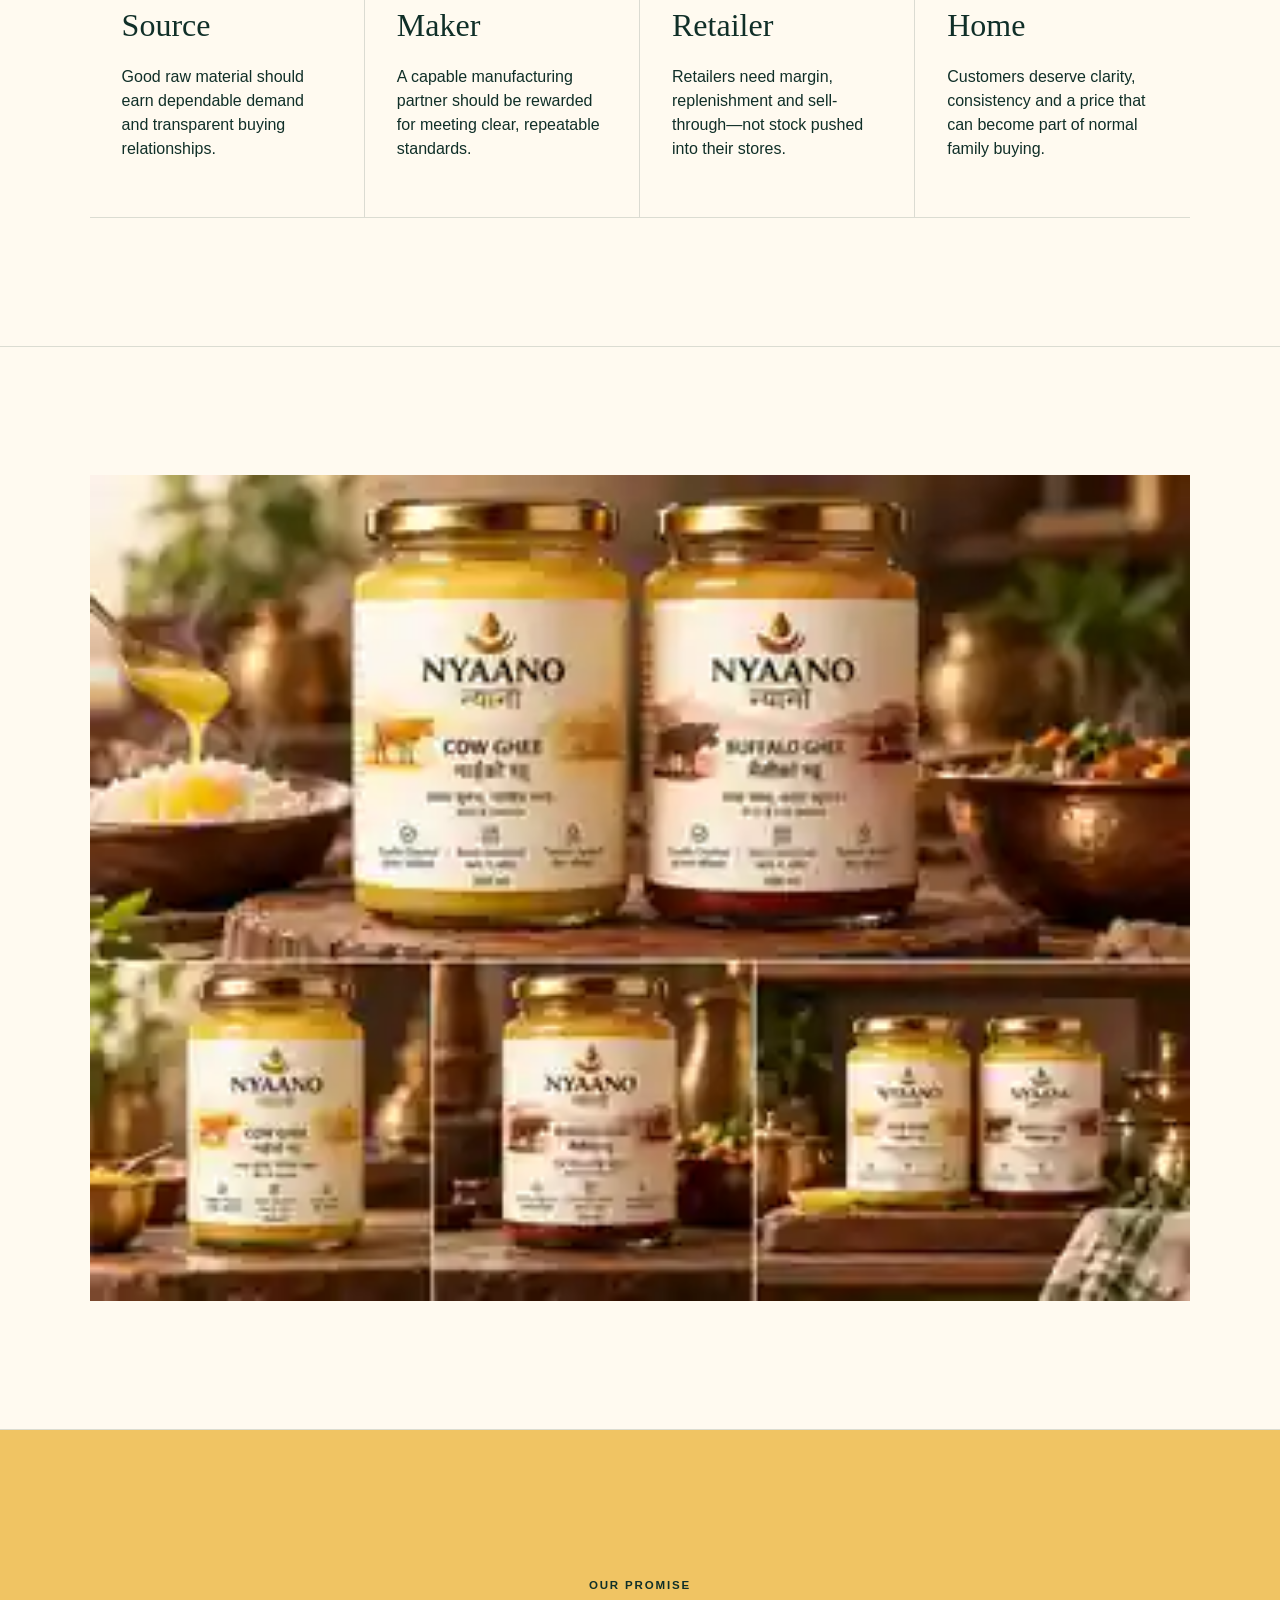
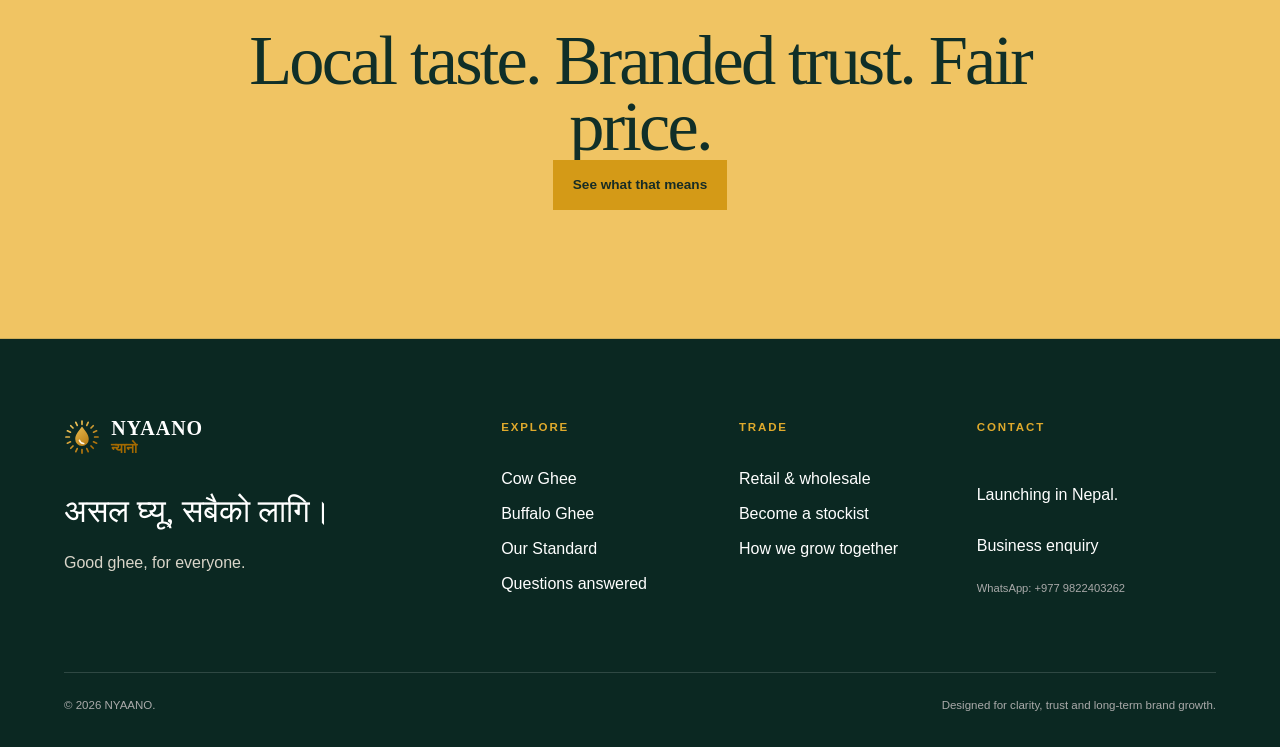
<file: story.html>
<!doctype html>
<html lang="en-NP">
<head>
<meta charset="utf-8">
<meta name="viewport" content="width=device-width,initial-scale=1">
<title>Our Story | NYAANO Ghee Nepal</title>
<meta name="description" content="NYAANO is being built around a simple idea: preserve the warmth people love in good local ghee while adding dependable product identity, packaging, accountability and fair pricing.">
<meta name="robots" content="index,follow,max-image-preview:large,max-snippet:-1,max-video-preview:-1">
<meta name="theme-color" content="#0f342a">
<link rel="canonical" href="https://nyaano.vercel.app/story.html">
<link rel="icon" href="assets/favicon.svg" type="image/svg+xml">
<link rel="stylesheet" href="assets/site.css">
<meta property="og:type" content="website"><meta property="og:site_name" content="NYAANO">
<meta property="og:title" content="Our Story | NYAANO Ghee Nepal"><meta property="og:description" content="NYAANO is being built around a simple idea: preserve the warmth people love in good local ghee while adding dependable product identity, packaging, accountability and fair pricing.">
<meta property="og:image" content="https://nyaano.vercel.app/assets/home-hero-nyaano-ghee.webp">
<meta property="og:locale" content="en_NP"><meta property="og:locale:alternate" content="ne_NP">
<meta name="twitter:card" content="summary_large_image">
<script type="application/ld+json">{"@context": "https://schema.org", "@type": "Organization", "name": "NYAANO", "alternateName": "न्यानो", "description": "NYAANO is a Nepali dairy brand launching with separate cow ghee and buffalo ghee, built around familiar taste, clear product identity, accountable quality standards and fair pricing.", "areaServed": {"@type": "Country", "name": "Nepal"}, "brand": {"@type": "Brand", "name": "NYAANO"}}</script>
</head>
<body>
<a class="skip-link" href="#main">Skip to content</a>
<div class="prelaunch"><span>NYAANO is preparing to launch in Nepal.</span><a href="b2b.html">Retailers: partner with us →</a></div>

<header class="site-header" data-header>
  <a class="brand" href="index.html" aria-label="NYAANO home">
    <span class="brand-mark" aria-hidden="true"><img src="assets/brand-mark.svg" alt=""></span>
    <span class="brand-type"><strong>NYAANO</strong><em>न्यानो</em></span>
  </a>
  <button class="menu-toggle" type="button" aria-label="Open menu" aria-expanded="false" data-menu-toggle><span></span><span></span></button>
  <nav class="nav" data-nav aria-label="Main navigation">
    <a href="cow-ghee.html">Cow Ghee</a>
    <a href="buffalo-ghee.html">Buffalo Ghee</a>
    <a href="quality.html">Our Standard</a>
    <a href="process.html">Process</a>
    <a href="impact.html">Local Impact</a>
    <a href="reviews.html">Reviews</a>
    <a href="story.html">Our Story</a>
    <a href="b2b.html">Retailers</a>
    <a href="faq.html">FAQ</a>
  </nav>
</header>

<main id="main">
<section class="page-hero"><p class="eyebrow">Our story</p><h1>We did not invent<br><i>good ghee.</i></h1><p class="lead">Nepali homes already know it. NYAANO exists to make that familiar goodness easier to trust every time.</p></section>
<section class="section story-columns reveal"><div><p class="eyebrow">What we respect</p><h2>Local knowledge.</h2><p>Good local dairies, farmers and households have shaped the taste expectations of this category for generations. Our brand does not need to insult that history to earn a place on the shelf.</p></div><div><p class="eyebrow">What we add</p><h2>Modern accountability.</h2><p>Clear Cow/Buffalo identity, defined specifications, batch records, tamper-evident packaging, retailer support and a brand that is answerable to the customer.</p></div></section>
<section class="section together-story" id="together"><p class="eyebrow">Win together</p><h2>Source → Maker → Retailer → Home</h2><div class="together-cards"><article><h3>Source</h3><p>Good raw material should earn dependable demand and transparent buying relationships.</p></article><article><h3>Maker</h3><p>A capable manufacturing partner should be rewarded for meeting clear, repeatable standards.</p></article><article><h3>Retailer</h3><p>Retailers need margin, replenishment and sell-through—not stock pushed into their stores.</p></article><article><h3>Home</h3><p>Customers deserve clarity, consistency and a price that can become part of normal family buying.</p></article></div></section>
<section class="section full-image reveal"><img src="assets/design-system.webp" alt="NYAANO brand identity and design system" loading="lazy"></section>
<section class="cta section reveal"><p class="eyebrow">Our promise</p><h2>Local taste. Branded trust. Fair price.</h2><a class="btn btn-gold" href="quality.html">See what that means</a></section>
</main>
<footer class="footer" id="contact">
  <div class="footer-main">
    <div>
      <a class="brand footer-brand" href="index.html">
        <span class="brand-mark" aria-hidden="true"><img src="assets/brand-mark.svg" alt=""></span>
        <span class="brand-type"><strong>NYAANO</strong><em>न्यानो</em></span>
      </a>
      <p class="footer-line">असल घ्यू, सबैको लागि।</p>
      <p class="footer-sub">Good ghee, for everyone.</p>
    </div>
    <div>
      <p class="eyebrow">Explore</p>
      <a href="cow-ghee.html">Cow Ghee</a>
      <a href="buffalo-ghee.html">Buffalo Ghee</a>
      <a href="quality.html">Our Standard</a>
      <a href="faq.html">Questions answered</a>
    </div>
    <div>
      <p class="eyebrow">Trade</p>
      <a href="b2b.html">Retail & wholesale</a>
      <a href="b2b.html#partner">Become a stockist</a>
      <a href="story.html#together">How we grow together</a>
    </div>
    <div>
      <p class="eyebrow">Contact</p>
      <p>Launching in Nepal.</p>
      <a href="b2b.html#partner">Business enquiry</a>
      <p class="micro">Connect the final WhatsApp / email before publishing.</p>
    </div>
  </div>
  <div class="footer-bottom"><span>© 2026 NYAANO.</span><span>Designed for clarity, trust and long-term brand growth.</span></div>
</footer>
<script src="assets/site.js" defer></script></body></html>
</file>
<file: assets/site.css>
:root{--ink:#102f28;--gold:#d49a17;--warm:#fbf6ea;--paper:#fffaf0;--clay:#9f492f;--muted:#756e63;--line:rgba(16,47,40,.15);--serif:"Iowan Old Style","Palatino Linotype",Palatino,Georgia,serif;--sans:Inter,ui-sans-serif,-apple-system,BlinkMacSystemFont,"Segoe UI",sans-serif}
*{box-sizing:border-box}html{scroll-behavior:smooth}body{margin:0;background:var(--paper);color:var(--ink);font-family:var(--sans);line-height:1.5;-webkit-font-smoothing:antialiased}img{max-width:100%;display:block}a{color:inherit;text-decoration:none}button,input,textarea,select{font:inherit}.skip-link{position:fixed;left:1rem;top:-5rem;background:#fff;padding:.75rem 1rem;z-index:1000}.skip-link:focus{top:1rem}.prelaunch{display:flex;justify-content:center;gap:1rem;padding:.55rem 1rem;background:var(--ink);color:#fff;font-size:.75rem;letter-spacing:.03em}.prelaunch a{color:#f6d989;text-decoration:underline;text-underline-offset:3px}.site-header{height:88px;display:flex;align-items:center;justify-content:space-between;padding:0 4.5vw;border-bottom:1px solid var(--line);background:rgba(255,250,240,.92);backdrop-filter:blur(12px);position:sticky;top:0;z-index:100}.brand{display:flex;align-items:center;gap:.7rem}.brand-mark{width:30px;height:36px;position:relative;display:inline-block}.brand-mark:before{content:"";position:absolute;left:8px;top:1px;width:13px;height:19px;background:linear-gradient(145deg,#edbd44,#b47700);border-radius:70% 30% 65% 35% / 70% 45% 55% 30%;transform:rotate(45deg)}.brand-mark:after{content:"";position:absolute;left:3px;bottom:2px;width:25px;height:12px;border-bottom:4px solid var(--gold);border-radius:0 0 50% 50%}.brand-type{display:grid;line-height:.85}.brand-type strong{font-family:var(--serif);font-size:1.25rem;letter-spacing:.05em}.brand-type em{font-style:normal;color:#a56a00;font-weight:700;font-size:.85rem;margin-top:.35rem}.nav{display:flex;gap:1.7rem;align-items:center;font-size:.85rem}.nav a{position:relative}.nav a:after{content:"";position:absolute;left:0;bottom:-7px;width:100%;height:1px;background:var(--ink);transform:scaleX(0);transform-origin:right;transition:.25s}.nav a:hover:after{transform:scaleX(1);transform-origin:left}.menu-toggle{display:none;border:0;background:none;width:42px;height:42px}.menu-toggle span{display:block;height:1px;background:var(--ink);margin:7px}
.hero{min-height:760px;display:grid;grid-template-columns:.9fr 1.1fr;border-bottom:1px solid var(--line)}.hero-copy{padding:9vw 5vw 7vw 7vw;align-self:center}.eyebrow{text-transform:uppercase;letter-spacing:.16em;font-size:.72rem;font-weight:700;margin:0 0 1.2rem}.hero h1,.page-hero h1,.product-hero h1{font-family:var(--serif);font-weight:400;font-size:clamp(4rem,8.5vw,8.8rem);line-height:.83;letter-spacing:-.05em;margin:.1em 0 .22em}.hero h1 i,.page-hero h1 i,.product-hero h1 i{font-weight:400;color:#a56a00}.hero-nepali{font-family:var(--serif);font-weight:700;font-size:1.6rem;color:#a56a00;margin:.2rem 0 1rem}.lead{font-family:var(--serif);font-size:clamp(1.25rem,2vw,1.75rem);line-height:1.35;max-width:720px}.hero-media{margin:0;min-height:100%;overflow:hidden}.hero-media img{width:100%;height:100%;object-fit:cover;object-position:center}.actions{display:flex;gap:.75rem;margin-top:2rem;flex-wrap:wrap}.btn{display:inline-flex;align-items:center;justify-content:center;min-height:50px;padding:.8rem 1.15rem;border:1px solid var(--ink);font-weight:700;font-size:.85rem;transition:.2s}.btn:hover{transform:translateY(-2px)}.btn-dark{background:var(--ink);color:white}.btn-line{background:transparent}.btn-light{border-color:#fff;color:#fff}.btn-gold{background:var(--gold);border-color:var(--gold);color:#172c25}.proof-strip{display:grid;grid-template-columns:repeat(5,1fr);border-bottom:1px solid var(--line)}.proof-strip>div{padding:1.5rem;border-right:1px solid var(--line);display:flex;gap:1rem;align-items:center}.proof-strip>div:last-child{border-right:0}.proof-strip strong{font-family:var(--serif);color:#a56a00;font-size:1.2rem}.proof-strip span{font-size:.86rem;font-weight:700}.section{padding:8rem 7vw;border-bottom:1px solid var(--line)}.statement{display:grid;grid-template-columns:1fr 1fr;gap:5vw}.statement h2,.range h2,.standard h2,.price h2,.together h2,.editorial h2,.faq-preview h2,.cta h2,.product-facts h2,.claim-policy h2,.trade-model h2,.form-section h2,.story-columns h2,.together-story h2{font-family:var(--serif);font-size:clamp(2.6rem,5.5vw,5.8rem);font-weight:400;line-height:.95;letter-spacing:-.04em;margin:0}.statement-copy{font-family:var(--serif);font-size:1.55rem;line-height:1.5;align-self:end;max-width:680px}.range{padding-left:0;padding-right:0}.range-head{padding:0 7vw 4rem}.product-split{display:grid;grid-template-columns:1fr 1fr;min-height:540px}.product-panel{padding:5vw;display:flex;align-items:flex-end;position:relative;overflow:hidden}.product-panel:before{content:"";position:absolute;inset:0;background:linear-gradient(0deg,rgba(16,47,40,.08),transparent 55%)}.product-panel.cow{background:#f3c96d}.product-panel.buffalo{background:#a55337;color:#fff}.product-copy{max-width:520px;position:relative;z-index:1}.product-no{display:block;font-family:var(--serif);font-size:4rem;opacity:.35}.product-panel h3{font-family:var(--serif);font-size:3rem;font-weight:400;line-height:1;margin:.5rem 0 1.2rem}.product-panel a{text-decoration:underline;text-underline-offset:5px;font-weight:700}.full-bleed{margin:0}.full-bleed img{width:100%}.dark{background:var(--ink);color:#fff}.standard{display:grid;grid-template-columns:.9fr 1.1fr;gap:7vw}.standard-intro{position:sticky;top:130px;align-self:start}.standard-intro p{max-width:570px}.standard-list>div{padding:2rem 0;border-top:1px solid rgba(255,255,255,.22);display:grid;grid-template-columns:70px 1fr}.standard-list span{font-family:var(--serif);font-size:1.5rem;color:#e6b43f}.standard-list h3{margin:0;font-family:var(--serif);font-size:2rem;font-weight:400}.standard-list p{grid-column:2;max-width:520px;color:#e8e7df}.price{display:grid;grid-template-columns:1fr 1fr;gap:5vw}.price-copy{align-self:end;font-size:1.1rem}.price blockquote{font-family:var(--serif);font-size:2rem;border-left:2px solid var(--gold);padding-left:1.4rem;margin:2rem 0 0}.together-grid{display:grid;grid-template-columns:1fr 1fr;gap:6vw;align-items:end}.together-copy p{max-width:650px}.together-copy a,.text-link{font-weight:700;text-decoration:underline;text-underline-offset:5px}.chain{display:grid;grid-template-columns:1fr auto 1fr auto 1fr auto 1fr;align-items:center;font-family:var(--serif);font-size:1.25rem;border-top:1px solid var(--line);border-bottom:1px solid var(--line);padding:1.5rem 0}.chain b{color:var(--gold)}.editorial{display:grid;grid-template-columns:1.25fr .75fr;gap:5vw;align-items:center}.editorial figure{margin:0}.editorial img{width:100%}.faq-preview{display:grid;grid-template-columns:.85fr 1.15fr;gap:7vw}.faq-list details,.faq-page details{border-top:1px solid var(--line);padding:1.4rem 0}.faq-list summary,.faq-page summary{cursor:pointer;font-family:var(--serif);font-size:1.4rem}.faq-list p,.faq-page p{max-width:750px;color:#4d4b45}.cta{text-align:center;background:#f0c463}.cta h2{max-width:900px;margin:0 auto}.cta p{max-width:650px;margin:1.2rem auto 2rem}
.page-hero{padding:10rem 7vw 7rem;border-bottom:1px solid var(--line)}.page-hero .lead{max-width:900px}.product-hero{display:grid;grid-template-columns:.9fr 1.1fr;min-height:690px;border-bottom:1px solid var(--line)}.product-hero-copy{padding:9vw 5vw 6vw 7vw;align-self:center}.product-hero-art{margin:0;overflow:hidden}.product-hero-art img{width:100%;height:100%;object-fit:cover}.cow-page{background:linear-gradient(110deg,#fff8e8,#efc666)}.buffalo-page{background:linear-gradient(110deg,#fff6ef,#b96e51)}.product-facts{display:grid;grid-template-columns:1fr 1fr;gap:6vw}.answer-block{font-family:var(--serif);font-size:1.5rem;line-height:1.5}.use-grid,.trade-principles{display:grid;grid-template-columns:repeat(3,1fr);padding-top:0}.use-grid article,.trade-principles>div{padding:3rem;border-left:1px solid var(--line)}.use-grid article:first-child,.trade-principles>div:first-child{border-left:0}.use-grid span,.trade-principles span{font-family:var(--serif);font-size:2rem;color:#a56a00}.use-grid h3,.trade-principles h3{font-family:var(--serif);font-size:2rem;font-weight:400;margin:2rem 0 .8rem}.dark-image{margin:0}.dark-image img{width:100%}.claim-policy{grid-template-columns:1fr 1fr}.quality-framework{padding-top:2rem}.quality-step{display:grid;grid-template-columns:100px 1fr;border-top:1px solid var(--line);padding:2.5rem 0}.quality-step>span{font-family:var(--serif);font-size:2.2rem;color:#a56a00}.quality-step h2{font-family:var(--serif);font-size:3rem;font-weight:400;margin:0}.quality-step p{max-width:800px}.story-columns{display:grid;grid-template-columns:1fr 1fr;gap:6vw}.story-columns>div{padding-right:4vw}.together-story>h2{margin-bottom:4rem}.together-cards{display:grid;grid-template-columns:repeat(4,1fr);border-top:1px solid var(--line);border-bottom:1px solid var(--line)}.together-cards article{padding:2.5rem 2rem;border-right:1px solid var(--line)}.together-cards article:last-child{border-right:0}.together-cards h3{font-family:var(--serif);font-weight:400;font-size:2rem;margin:0 0 .8rem}.full-image img{width:100%}.trade-principles{grid-template-columns:repeat(4,1fr);padding-top:2rem}.trade-model{display:grid;grid-template-columns:1fr 1fr;gap:6vw}.trade-audiences p{padding:1.2rem 0;border-top:1px solid var(--line)}.form-section{display:grid;grid-template-columns:.8fr 1.2fr;gap:8vw}.partner-form{display:grid;grid-template-columns:1fr 1fr;gap:1.2rem}.partner-form label{display:grid;gap:.4rem;font-size:.78rem;text-transform:uppercase;letter-spacing:.08em;font-weight:700}.partner-form input,.partner-form select,.partner-form textarea{width:100%;padding:1rem;border:1px solid var(--line);background:#fffdf7;border-radius:0;color:var(--ink)}.partner-form label:nth-child(5),.partner-form label:nth-child(6),.partner-form .btn,.partner-form .micro{grid-column:1/-1}.micro{font-size:.7rem;color:var(--muted)}.faq-page{max-width:1000px}.faq-page details{padding:2rem 0}.faq-page summary{font-size:1.8rem}.footer{background:#0b2822;color:#fff;padding:5rem 5vw 2rem}.footer-main{display:grid;grid-template-columns:2fr 1fr 1fr 1.2fr;gap:3vw}.footer-main>div:not(:first-child){display:grid;align-content:start;gap:.7rem}.footer-brand{margin-bottom:2rem}.footer-brand .brand-type strong{color:#fff}.footer-line{font-family:var(--serif);font-size:2rem;margin:0}.footer-sub{color:#d9d5c9}.footer .eyebrow{color:#e0aa2c}.footer .micro{color:#aaa}.footer-bottom{display:flex;justify-content:space-between;gap:2rem;border-top:1px solid rgba(255,255,255,.15);margin-top:4rem;padding-top:1.5rem;font-size:.72rem;color:#aaa}.reveal{opacity:0;transform:translateY(18px);transition:opacity .7s ease,transform .7s ease}.reveal.in{opacity:1;transform:none}
@media(max-width:980px){.nav{position:fixed;inset:127px 0 auto;background:var(--paper);padding:2rem 5vw;display:none;flex-direction:column;align-items:flex-start;border-bottom:1px solid var(--line);font-size:1.2rem}.nav.open{display:flex}.hero,.product-hero,.statement,.standard,.price,.together-grid,.editorial,.faq-preview,.product-facts,.story-columns,.trade-model,.form-section,.claim-policy{grid-template-columns:minmax(0,1fr)}.hero{min-height:0}.hero-copy,.product-hero-copy{padding:7rem 7vw 4rem}.hero-media{min-height:55vw}.proof-strip{grid-template-columns:1fr 1fr}.proof-strip>div{border-bottom:1px solid var(--line)}.product-split{grid-template-columns:1fr}.standard-intro{position:static}.use-grid,.trade-principles{grid-template-columns:1fr 1fr}.together-cards{grid-template-columns:1fr 1fr}.footer-main{grid-template-columns:1fr 1fr}.section{padding:6rem 7vw}.page-hero{padding-top:7rem}.product-hero-art{min-height:60vw}}
@media(max-width:620px){.prelaunch{justify-content:space-between;font-size:.68rem}.site-header{height:76px;padding:0 5vw}.nav{inset:114px 0 auto}.hero h1,.page-hero h1,.product-hero h1{font-size:clamp(3.4rem,18vw,5.5rem)}.section{padding:4.5rem 6vw}.hero-copy,.product-hero-copy{padding:5rem 6vw 3rem}.proof-strip{grid-template-columns:1fr}.proof-strip>div{border-right:0}.statement-copy{font-size:1.25rem}.product-panel{min-height:440px;padding:10vw 7vw}.use-grid,.trade-principles,.together-cards,.footer-main{grid-template-columns:1fr}.use-grid article,.trade-principles>div,.together-cards article{border-left:0;border-right:0;border-top:1px solid var(--line);padding:2rem 0}.chain{grid-template-columns:1fr;gap:.4rem;text-align:center}.chain b{transform:rotate(90deg)}.partner-form{grid-template-columns:1fr}.partner-form label{grid-column:1}.footer-bottom{flex-direction:column}.page-hero{padding:6rem 6vw 4rem}}
@media(prefers-reduced-motion:reduce){html{scroll-behavior:auto}.reveal{opacity:1;transform:none;transition:none}.btn{transition:none}}
/* NYAANO brand alignment + impact/process */
.brand-mark{width:36px;height:36px;display:inline-flex;align-items:center;justify-content:center;flex:0 0 auto}.brand-mark:before,.brand-mark:after{display:none!important}.brand-mark img{display:block;width:100%;height:100%;object-fit:contain}.nav{gap:1.1rem;font-size:.82rem;flex-wrap:wrap;justify-content:flex-end}.split-links{display:grid;grid-template-columns:1fr 1fr;gap:2rem;margin-top:2rem}.split-links a{display:block;padding:1.4rem 1.5rem;border-top:1px solid var(--line);font-family:var(--serif);font-size:1.7rem}.impact-grid{display:grid;grid-template-columns:repeat(4,1fr);border-top:1px solid var(--line);border-bottom:1px solid var(--line)}.impact-grid article{padding:2.5rem 2rem;border-right:1px solid var(--line)}.impact-grid article:last-child{border-right:0}.impact-grid h3{font-family:var(--serif);font-weight:400;font-size:1.95rem;margin:0 0 .8rem}.process-rail{display:grid}.process-step{display:grid;grid-template-columns:90px 1fr;border-top:1px solid var(--line);padding:2.2rem 0}.process-step:first-child{border-top:0}.process-step span{font-family:var(--serif);font-size:2.1rem;color:#a56a00}.process-step h3{font-family:var(--serif);font-size:2rem;font-weight:400;margin:0 0 .6rem}.caption-note{color:var(--muted);font-size:.95rem;margin-top:1rem}.image-frame{margin:0;border-top:1px solid var(--line)}.image-frame img{width:100%;height:auto}
@media(max-width:980px){.impact-grid{grid-template-columns:1fr 1fr}}
@media(max-width:620px){.impact-grid,.split-links{grid-template-columns:1fr}.impact-grid article{border-right:0;border-top:1px solid var(--line);padding:2rem 0}}

/* Product pack galleries */
.hero-copy,.hero-media,.product-hero-copy,.hero-pack-gallery{min-width:0}
.hero-pack-gallery{display:grid;grid-template-columns:1fr 1fr;gap:1.25rem;padding:4vw 4vw 3vw;align-items:end;background:rgba(255,255,255,.2)}
.hero-pack-gallery figure{margin:0;text-align:center}
.hero-pack-gallery img{width:100%;max-height:620px;object-fit:contain}
.hero-pack-gallery figcaption{margin-top:.6rem;font-family:var(--serif);font-size:1.15rem;font-weight:700;color:var(--ink)}
@media(max-width:620px){body{overflow-x:hidden}.prelaunch{gap:.5rem;font-size:.62rem;line-height:1.2}.prelaunch span,.prelaunch a{max-width:50%}.hero,.product-hero{width:100%;max-width:100vw;grid-template-columns:minmax(0,1fr)}.product-hero-copy{width:100%;max-width:100vw}.hero h1,.page-hero h1,.product-hero h1{font-size:clamp(3rem,15vw,4.6rem)}.hero-pack-gallery{grid-template-columns:minmax(0,1fr);gap:.5rem;padding:2rem 8vw}.hero-pack-gallery img{max-height:520px}}

/* Premium product photography */
.home-product-pair{display:grid;grid-template-columns:1fr 1fr;background:#efe0c3;border-top:1px solid var(--line);border-bottom:1px solid var(--line)}
.home-product-pair figure{margin:0;position:relative;overflow:hidden}
.home-product-pair figure+figure{border-left:1px solid var(--line)}
.home-product-pair img{width:100%;aspect-ratio:1;object-fit:cover;transition:transform .6s ease}
.home-product-pair figure:hover img{transform:scale(1.015)}
.home-product-pair figcaption{position:absolute;left:1.5rem;bottom:1.5rem;padding:.65rem .9rem;background:rgba(255,250,240,.9);backdrop-filter:blur(8px);font-family:var(--serif);font-size:1rem;color:var(--ink)}
.hero-pack-gallery{background:linear-gradient(145deg,rgba(255,255,255,.54),rgba(255,255,255,.1))}
.hero-pack-gallery figure{overflow:hidden}
.hero-pack-gallery img{border-radius:2px;box-shadow:0 24px 60px rgba(50,31,8,.14)}
.editorial-product{background:#efe1c7;overflow:hidden}
.editorial-product img{aspect-ratio:1;object-fit:cover}

/* Site-wide WhatsApp contact */
.whatsapp-float{position:fixed;right:1.25rem;bottom:1.25rem;z-index:300;display:flex;align-items:center;gap:.65rem;min-height:54px;padding:.65rem 1rem .65rem .72rem;border-radius:999px;background:#1f9d55;color:#fff;box-shadow:0 12px 34px rgba(16,47,40,.28);font-size:.8rem;font-weight:700;transition:transform .2s ease,box-shadow .2s ease}
.whatsapp-float svg{width:32px;height:32px;flex:0 0 auto}
.whatsapp-float span{display:grid;line-height:1.15}
.whatsapp-float strong{font-size:.72rem;font-weight:600;opacity:.9}
.whatsapp-float:hover,.whatsapp-float:focus-visible{transform:translateY(-3px);box-shadow:0 16px 40px rgba(16,47,40,.36)}
.whatsapp-float:focus-visible{outline:3px solid #f1c04e;outline-offset:3px}
@media(max-width:620px){.home-product-pair{grid-template-columns:1fr}.home-product-pair figure+figure{border-left:0;border-top:1px solid var(--line)}.whatsapp-float{width:56px;height:56px;padding:0;justify-content:center;right:1rem;bottom:1rem}.whatsapp-float span{position:absolute;width:1px;height:1px;overflow:hidden;clip:rect(0 0 0 0);white-space:nowrap}}
@media(prefers-reduced-motion:reduce){.home-product-pair img,.whatsapp-float{transition:none}}

/* Reviews page */
.reviews-hero{background:linear-gradient(120deg,#f7efd8 0%,#fffaf0 58%,#e8d7b4 100%);position:relative;overflow:hidden}.reviews-hero:after{content:"न्यानो";position:absolute;right:5vw;bottom:-2rem;font-family:var(--serif);font-size:clamp(8rem,20vw,20rem);line-height:1;color:rgba(165,106,0,.08);pointer-events:none}.reviews-meta{display:flex;flex-wrap:wrap;gap:0;margin-top:3rem;position:relative;z-index:1}.reviews-meta span{padding:.8rem 1.2rem;border:1px solid var(--line);border-right:0;font-size:.8rem;font-weight:700}.reviews-meta span:last-child{border-right:1px solid var(--line)}.review-intro{background:#f0c463}.section-heading-row{display:grid;grid-template-columns:1fr 1fr;gap:5vw;align-items:end;margin-bottom:3.5rem}.section-heading-row h2{font-family:var(--serif);font-size:clamp(2.6rem,5.5vw,5.8rem);font-weight:400;line-height:.95;letter-spacing:-.04em;margin:0}.section-heading-row>p{max-width:520px;margin:0;font-size:1.1rem}.testimonial-grid{display:grid;grid-template-columns:repeat(3,1fr);gap:1rem}.testimonial-card{min-height:390px;padding:2rem;background:#fffdf7;border:1px solid var(--line);display:flex;flex-direction:column;justify-content:space-between}.testimonial-card.testimonial-dark{background:var(--ink);color:#fff}.quote-mark{font-family:var(--serif);font-size:5rem;line-height:.7;color:var(--gold)}.testimonial-card>p{font-family:var(--serif);font-size:1.55rem;line-height:1.25;margin:2rem 0}.testimonial-card footer{display:grid;gap:.25rem;border-top:1px solid var(--line);padding-top:1.2rem}.testimonial-dark footer{border-color:rgba(255,255,255,.2)}.testimonial-card footer strong{font-family:var(--serif);font-size:1.2rem;font-weight:400}.testimonial-card footer span,.testimonial-card footer small,.video-card p,.video-card small{font-size:.78rem;color:var(--muted)}.testimonial-dark footer span,.testimonial-dark footer small{color:#d7d9d0}.photo-review-grid{display:grid;grid-template-columns:repeat(3,1fr);gap:1rem}.review-placeholder{min-height:330px;padding:1.5rem;display:flex;flex-direction:column;justify-content:flex-end;background:linear-gradient(160deg,#e7dbc2,#9b8258);color:#fff;position:relative;overflow:hidden}.review-placeholder:before{content:"PHOTO";position:absolute;left:1.25rem;top:1rem;font-size:5.5rem;font-family:var(--serif);opacity:.14}.review-placeholder-gold{background:linear-gradient(160deg,#f1ca6d,#a36b12)}.review-placeholder-clay{background:linear-gradient(160deg,#c47d5b,#713c2d)}.review-placeholder span,.retailer-quotes span{font-family:var(--serif);font-size:1.7rem;color:#f6d989}.review-placeholder strong{font-family:var(--serif);font-size:1.6rem;font-weight:400}.review-placeholder small{font-size:.78rem;opacity:.8}.video-review-grid{display:grid;grid-template-columns:repeat(2,1fr);gap:1rem}.video-card{border-top:1px solid var(--line);padding-top:1rem}.video-thumb{height:310px;background:linear-gradient(145deg,#dfc796,#876f47);display:grid;place-items:center;position:relative;color:#fff}.video-thumb-dark{background:linear-gradient(145deg,#315046,#102f28)}.video-thumb small{position:absolute;bottom:1rem;left:1rem;color:#fff;opacity:.75}.play-icon{width:64px;height:64px;border:1px solid rgba(255,255,255,.8);border-radius:50%;display:grid;place-items:center;padding-left:4px;font-size:1.3rem}.video-card h3{font-family:var(--serif);font-size:1.8rem;font-weight:400;margin:1.2rem 0 .2rem}.video-card p{margin:0}.retailers-review{background:#eee6d3;display:grid;grid-template-columns:.8fr 1.2fr;gap:8vw}.retailer-review-copy h2{font-family:var(--serif);font-size:clamp(2.6rem,5.5vw,5.8rem);font-weight:400;line-height:.95;letter-spacing:-.04em;margin:0 0 1.5rem}.retailer-review-copy p{max-width:500px}.retailer-quotes{display:grid;grid-template-columns:1fr 1fr;gap:1rem}.retailer-quotes>div{padding:2rem;border:1px solid var(--line);background:rgba(255,250,240,.55);display:flex;flex-direction:column;justify-content:space-between;min-height:260px}.retailer-quotes p{font-family:var(--serif);font-size:1.35rem;line-height:1.25}.retailer-quotes small{color:var(--muted)}.review-cta{background:#d49a17}.review-cta .btn-dark{border-color:var(--ink)}
@media(max-width:980px){.testimonial-grid,.photo-review-grid{grid-template-columns:1fr 1fr}.retailers-review{grid-template-columns:1fr}.section-heading-row{grid-template-columns:1fr}.review-placeholder:last-child{grid-column:1/-1}.retailer-quotes{max-width:800px}}
@media(max-width:620px){.reviews-meta{display:grid}.reviews-meta span{border-right:1px solid var(--line);border-bottom:0}.reviews-meta span:last-child{border-bottom:1px solid var(--line)}.testimonial-grid,.photo-review-grid,.video-review-grid,.retailer-quotes{grid-template-columns:1fr}.review-placeholder:last-child{grid-column:auto}.testimonial-card{min-height:330px}.video-thumb{height:240px}.retailer-quotes>div{min-height:220px}}

/* === NYAANO conversion-first bilingual homepage (2026-10) === */
.launch-status{min-height:42px;padding:.65rem 5vw;display:flex;align-items:center;justify-content:center;gap:1rem;flex-wrap:wrap;background:#f0c463;color:#17342b;font-size:.76rem;border-bottom:1px solid rgba(16,47,40,.15)}
.launch-status span+span{opacity:.72}
.sales-hero{display:grid;grid-template-columns:1.05fr .95fr;min-height:calc(100vh - 126px);border-bottom:1px solid var(--line);background:#fffaf0}
.sales-hero-copy{padding:7vw 5vw 5vw 7vw;align-self:center;min-width:0}
.sales-hero h1{font-family:var(--serif);font-weight:400;font-size:clamp(3.6rem,6.6vw,7.5rem);line-height:.88;letter-spacing:-.055em;margin:.12em 0 .18em}
.sales-hero h1 i{font-style:normal;color:#a56a00}
.hero-en{font-family:var(--serif);font-size:1.35rem;color:#a56a00;margin:.5rem 0 1.35rem}
.ne-lead{font-family:var(--serif);font-size:clamp(1.28rem,1.8vw,1.75rem);line-height:1.5;max-width:760px;margin:0 0 .6rem}
.lead.compact{font-family:inherit;font-size:1rem;line-height:1.55;color:#59564e;max-width:720px}
.hero-actions{display:flex;gap:.7rem;flex-wrap:wrap;margin-top:1.6rem}
.btn-whatsapp{background:#176b48;border-color:#176b48;color:#fff}
.hero-facts{display:grid;grid-template-columns:repeat(5,minmax(0,1fr));margin-top:2.4rem;border:1px solid var(--line);background:#fffdf7}
.hero-facts>div{padding:1rem;border-right:1px solid var(--line);display:grid;gap:.35rem}
.hero-facts>div:last-child{border-right:0}
.hero-facts strong{font-size:.72rem;letter-spacing:.04em;color:#8a5700}
.hero-facts span{font-size:.78rem;line-height:1.35;font-weight:650}
.sales-hero-media{margin:0;position:relative;overflow:hidden;min-width:0;background:#ead8b6}
.sales-hero-media img{width:100%;height:100%;object-fit:cover}
.sales-hero-media figcaption{position:absolute;left:1rem;right:1rem;bottom:1rem;padding:.72rem .9rem;background:rgba(255,250,240,.9);backdrop-filter:blur(8px);font-size:.76rem;font-weight:700}
.section-kicker{max-width:1060px;margin-bottom:3rem}
.section-kicker h2,.trade-cta h2,.availability h2{font-family:var(--serif);font-size:clamp(2.55rem,5.2vw,5.6rem);font-weight:400;line-height:.96;letter-spacing:-.04em;margin:0}
.section-kicker h2 span{font-size:.52em;color:#6c675f;letter-spacing:-.02em}
.answer-section{padding-top:6rem}
.answer-grid{display:grid;grid-template-columns:repeat(5,1fr);border:1px solid var(--line);background:#fffdf7}
.answer-card{padding:1.5rem;min-height:330px;border-right:1px solid var(--line);display:flex;flex-direction:column}
.answer-card:last-child{border-right:0}
.answer-card>span{font-family:var(--serif);font-size:2rem;color:#a56a00}
.answer-card h3{font-family:var(--serif);font-size:1.85rem;font-weight:400;margin:1.4rem 0 .8rem}
.answer-card p{font-size:.9rem;line-height:1.55;color:#555149}
.answer-card .ne-primary{font-size:1rem;color:var(--ink)}
.answer-buy{background:#f3cb70}
.answer-buy .text-link{margin-top:.7rem}
.size-row{display:flex;gap:.5rem;margin:.2rem 0 .8rem}
.size-row b,.pack-sizes span{padding:.55rem .7rem;border:1px solid currentColor;font-family:var(--serif)}
.product-choice-grid{display:grid;grid-template-columns:1fr 1fr;border:1px solid var(--line)}
.product-choice{display:grid;grid-template-columns:1fr 1fr;align-items:center;min-height:480px;padding:3.5rem;gap:1.5rem;overflow:hidden}
.product-choice+article{border-left:1px solid var(--line)}
.product-choice.cow{background:#f6d887}.product-choice.buffalo{background:#aa6045;color:#fff}
.product-choice h3{font-family:var(--serif);font-size:3.3rem;font-weight:400;margin:.25rem 0 1rem}
.product-choice p{line-height:1.55}
.product-choice a{text-decoration:underline;text-underline-offset:5px;font-weight:750}
.product-choice img{width:100%;aspect-ratio:1;object-fit:cover}
.pack-sizes{display:flex;gap:.5rem;margin:1.2rem 0}
.proof-section{display:block}
.proof-intro{max-width:760px;font-size:1.05rem;color:#e5e6df}
.trust-grid{display:grid;grid-template-columns:repeat(4,1fr);margin:3rem 0;border-top:1px solid rgba(255,255,255,.2);border-bottom:1px solid rgba(255,255,255,.2)}
.trust-grid article{padding:2rem;border-right:1px solid rgba(255,255,255,.2)}
.trust-grid article:last-child{border-right:0}
.trust-grid span{font-family:var(--serif);font-size:1.7rem;color:#e6b43f}
.trust-grid h3{font-family:var(--serif);font-size:1.8rem;font-weight:400;margin:1.4rem 0 .7rem}
.trust-grid p{color:#e1e3dc;line-height:1.55}
.pack-proof{background:#f5ecda}
.pack-proof-note{max-width:850px;line-height:1.6}
.pack-grid{display:grid;grid-template-columns:repeat(4,1fr);border:1px solid var(--line);background:#efe1c7}
.pack-grid figure{margin:0;min-width:0;border-right:1px solid var(--line)}
.pack-grid figure:last-child{border-right:0}
.pack-grid img{width:100%;aspect-ratio:1;object-fit:cover}
.pack-grid figcaption{padding:1rem;font-size:.75rem;font-weight:700;background:#fffaf0;border-top:1px solid var(--line)}
.back-pack-status{margin-top:1rem;padding:1.5rem;border:1px dashed #9e8965;display:grid;grid-template-columns:.7fr 1.3fr;gap:2rem;background:rgba(255,255,255,.45)}
.back-pack-status>div{display:grid;gap:.4rem}
.back-pack-status span{font-size:.7rem;letter-spacing:.16em;color:#806227}
.back-pack-status strong{font-family:var(--serif);font-size:1.6rem}
.back-pack-status p{margin:0;line-height:1.55}
.standard-steps{display:grid;grid-template-columns:repeat(4,1fr);border-top:1px solid var(--line);border-bottom:1px solid var(--line);margin-bottom:2rem}
.standard-steps article{padding:2rem;border-right:1px solid var(--line)}
.standard-steps article:last-child{border-right:0}
.standard-steps b{font-family:var(--serif);font-size:1.5rem;color:#a56a00}
.standard-steps h3{font-family:var(--serif);font-weight:400;font-size:1.8rem;margin:1rem 0 .6rem}
.standard-steps p{line-height:1.55}
.availability{display:grid;grid-template-columns:1.25fr .75fr;gap:6vw;align-items:center;background:#fffaf0}
.availability-copy .ne-primary{font-size:1.1rem;line-height:1.65;max-width:760px}
.availability-card{padding:2rem;background:#0f342a;color:#fff;border-radius:2px;box-shadow:0 24px 60px rgba(16,47,40,.14)}
.availability-card h3{font-family:var(--serif);font-size:2.8rem;font-weight:400;margin:1.4rem 0}
.availability-card p{border-top:1px solid rgba(255,255,255,.16);padding-top:1rem;color:#e5e8e2}
.status-pill{display:inline-flex;padding:.45rem .7rem;border:1px solid rgba(255,255,255,.28);font-size:.72rem;font-weight:700}
.trade-cta{display:grid;grid-template-columns:1fr 1fr;gap:6vw;align-items:end;background:#f0c463}
.trade-cta p{max-width:700px}
.trade-actions{display:flex;gap:.7rem;flex-wrap:wrap;justify-content:flex-end}
.mobile-action-bar{display:none}

@media(max-width:1120px){
  .hero-facts{grid-template-columns:repeat(2,1fr)}
  .hero-facts>div{border-bottom:1px solid var(--line)}
  .hero-facts>div:nth-child(even){border-right:0}
  .hero-facts>div:last-child{grid-column:1/-1}
  .answer-grid{grid-template-columns:repeat(2,1fr)}
  .answer-card{border-bottom:1px solid var(--line)}
  .answer-card:nth-child(even){border-right:0}
  .answer-card:last-child{grid-column:1/-1}
}
@media(max-width:980px){
  .sales-hero,.availability,.trade-cta{grid-template-columns:1fr}
  .sales-hero{min-height:0}
  .sales-hero-copy{padding:5rem 7vw 3rem}
  .sales-hero-media{min-height:62vw}
  .product-choice-grid{grid-template-columns:1fr}
  .product-choice+article{border-left:0;border-top:1px solid var(--line)}
  .trust-grid,.standard-steps,.pack-grid{grid-template-columns:1fr 1fr}
  .trust-grid article:nth-child(2),.standard-steps article:nth-child(2),.pack-grid figure:nth-child(2){border-right:0}
  .trust-grid article,.standard-steps article,.pack-grid figure{border-bottom:1px solid var(--line)}
  .trade-actions{justify-content:flex-start}
}
@media(max-width:620px){
  .launch-status{display:grid;gap:.15rem;justify-content:start;padding:.55rem 5vw;font-size:.63rem}
  .site-header{height:72px}
  .nav{inset:113px 0 auto}
  .sales-hero-copy{padding:3.5rem 6vw 2rem}
  .sales-hero h1{font-size:clamp(3.15rem,15.5vw,4.7rem)}
  .hero-en{font-size:1.05rem}
  .ne-lead{font-size:1.18rem}
  .hero-actions{display:grid;grid-template-columns:1fr}
  .hero-actions .btn{width:100%;min-height:54px}
  .hero-facts{grid-template-columns:1fr;margin-top:1.5rem}
  .hero-facts>div,.hero-facts>div:nth-child(even){border-right:0}
  .hero-facts>div:last-child{grid-column:auto}
  .sales-hero-media{min-height:78vw}
  .section-kicker{margin-bottom:2rem}
  .answer-grid,.trust-grid,.standard-steps,.pack-grid{grid-template-columns:1fr}
  .answer-card,.answer-card:nth-child(even),.trust-grid article,.standard-steps article,.pack-grid figure{border-right:0}
  .answer-card:last-child{grid-column:auto}
  .answer-card{min-height:0;padding:1.35rem}
  .product-choice{grid-template-columns:1fr;padding:2rem;min-height:0}
  .product-choice img{max-height:360px}
  .trust-grid article,.standard-steps article{padding:1.5rem 0}
  .back-pack-status{grid-template-columns:1fr;gap:.8rem}
  .availability-card{padding:1.5rem}
  .trade-actions{display:grid}
  .trade-actions .btn{width:100%}
  .mobile-action-bar{position:fixed;left:0;right:0;bottom:0;z-index:500;display:grid;grid-template-columns:1fr 1fr;background:#0f342a;border-top:1px solid rgba(255,255,255,.2);box-shadow:0 -8px 24px rgba(16,47,40,.18)}
  .mobile-action-bar a{min-height:58px;display:grid;place-items:center;text-align:center;padding:.55rem;color:#fff;font-size:.76rem;font-weight:800}
  .mobile-action-bar a+ a{background:#d8a226;color:#102f28}
  .has-mobile-action-bar{padding-bottom:58px}
  .has-mobile-action-bar .whatsapp-float{display:none}
}

/* === NYAANO product authority + retailer value pass (2026-10-04) === */
.product-compare{display:grid;grid-template-columns:.75fr 1fr 1fr 1.15fr;border:1px solid var(--line);margin-top:1rem;background:#fffaf0}
.product-compare>div{padding:1.25rem;border-right:1px solid var(--line);display:grid;align-content:center;gap:.45rem;min-height:118px}
.product-compare>div:last-child{border-right:0}
.product-compare strong{font-family:var(--serif);font-size:1.25rem;font-weight:600}
.product-compare span,.product-compare small{font-size:.78rem;line-height:1.4}
.compare-label{background:#0f342a;color:#fff}
.compare-label span{color:#d8ded9}
.compare-chip{display:inline-flex!important;width:max-content;padding:.3rem .5rem;border:1px solid currentColor;font-weight:800}
.cow-chip{color:#805400}.buffalo-chip{color:#7d3927}
.difference-section{background:#fffdf7}
.difference-grid{display:grid;grid-template-columns:repeat(4,1fr);border:1px solid var(--line)}
.difference-card{padding:2rem;border-right:1px solid var(--line);min-height:310px}
.difference-card:last-child{border-right:0}
.difference-icon{width:48px;height:48px;border-radius:50%;display:grid;place-items:center;background:#0f342a;color:#fff;font-family:var(--serif);font-size:1.1rem}
.difference-card h3{font-family:var(--serif);font-size:2rem;font-weight:400;margin:2rem 0 .8rem}
.difference-card p{line-height:1.6}
.ghee-guide{background:#efe5d1}
.guide-intro{display:grid;grid-template-columns:1fr 1fr;gap:6vw;align-items:end;margin-bottom:3rem}
.guide-intro h2{font-family:var(--serif);font-size:clamp(2.6rem,5.2vw,5.4rem);font-weight:400;line-height:.96;letter-spacing:-.04em;margin:0}
.guide-intro>p:last-child{font-size:1.05rem;line-height:1.7;margin:0}
.ghee-checklist{display:grid;grid-template-columns:repeat(3,1fr);border-top:1px solid var(--line);border-left:1px solid var(--line)}
.ghee-checklist article{padding:2rem;border-right:1px solid var(--line);border-bottom:1px solid var(--line);background:rgba(255,250,240,.5);min-height:260px}
.ghee-checklist b{font-family:var(--serif);font-size:1.6rem;color:#a56a00}
.ghee-checklist h3{font-family:var(--serif);font-size:1.8rem;font-weight:400;margin:1rem 0 .6rem}
.ghee-checklist p{line-height:1.6}
.guide-note{margin:1.5rem 0 0;padding:1.15rem 1.35rem;border-left:3px solid #a56a00;background:#fffaf0;max-width:900px}
.why-stock{background:#f0c463}
.retailer-value-grid{display:grid;grid-template-columns:repeat(4,1fr);border:1px solid rgba(16,47,40,.3);margin-bottom:1rem}
.retailer-value-grid article{padding:2rem;border-right:1px solid rgba(16,47,40,.3);min-height:300px}
.retailer-value-grid article:last-child{border-right:0}
.retailer-value-grid span{font-family:var(--serif);font-size:1.7rem;color:#765000}
.retailer-value-grid h3{font-family:var(--serif);font-size:2rem;font-weight:400;margin:1.4rem 0 .7rem}
.retailer-value-grid p{line-height:1.6}
.retailer-promise{display:flex;gap:.7rem;flex-wrap:wrap;align-items:center;margin:1rem 0 1.5rem;padding:1rem 0;border-top:1px solid rgba(16,47,40,.25);border-bottom:1px solid rgba(16,47,40,.25)}
.retailer-promise span{font-family:var(--serif);font-size:1.15rem}
.trade-scorecard{display:grid;grid-template-columns:repeat(4,1fr);margin-top:1rem;border:1px solid var(--line)}
.trade-scorecard>div{padding:1.5rem;border-right:1px solid var(--line);display:grid;gap:.45rem}
.trade-scorecard>div:last-child{border-right:0}
.trade-scorecard strong{font-family:var(--serif);font-size:2.6rem;color:#a56a00}
.trade-scorecard span{font-size:.82rem;font-weight:700}
@media(max-width:980px){
  .product-compare,.difference-grid,.retailer-value-grid,.trade-scorecard{grid-template-columns:1fr 1fr}
  .product-compare>div:nth-child(2),.difference-card:nth-child(2),.retailer-value-grid article:nth-child(2),.trade-scorecard>div:nth-child(2){border-right:0}
  .product-compare>div,.difference-card,.retailer-value-grid article,.trade-scorecard>div{border-bottom:1px solid var(--line)}
  .guide-intro{grid-template-columns:1fr}
  .ghee-checklist{grid-template-columns:1fr 1fr}
}
@media(max-width:620px){
  .product-compare,.difference-grid,.retailer-value-grid,.trade-scorecard,.ghee-checklist{grid-template-columns:1fr}
  .product-compare>div,.product-compare>div:nth-child(2),.difference-card,.difference-card:nth-child(2),.retailer-value-grid article,.retailer-value-grid article:nth-child(2),.trade-scorecard>div,.trade-scorecard>div:nth-child(2){border-right:0}
  .difference-card,.retailer-value-grid article,.ghee-checklist article{min-height:0;padding:1.4rem}
  .product-compare>div{min-height:0}
  .guide-intro{gap:1.5rem}
}
</file>
<file: assets/cinema-home.css>
/* NYAANO immersive FMCG homepage — reference-inspired, original art direction */
:root{--scene-bg:#e7b53b;--scene-ink:#16362d;--scene-accent:#7a3f24;--scene-soft:#f7e6ad}
body{overflow-x:hidden}.site-header{position:relative;z-index:80}.cinema-hero{--scene-bg:#e7b53b;--scene-ink:#16362d;--scene-accent:#7a3f24;--scene-soft:#f7e6ad;position:relative;height:calc(100svh - 126px);min-height:650px;max-height:980px;overflow:hidden;background:var(--scene-bg);color:var(--scene-ink);isolation:isolate;transition:background-color 850ms cubic-bezier(.22,.75,.18,1),color 600ms ease}
.cinema-hero[data-product^="buffalo"]{--scene-bg:#9e4b38;--scene-ink:#fff5dd;--scene-accent:#f1bc67;--scene-soft:#c87856}.cinema-hero[data-product="cow1000"]{--scene-bg:#e6d95a;--scene-ink:#19382e;--scene-accent:#8a5122;--scene-soft:#fff0a1}.cinema-hero[data-product="buffalo1000"]{--scene-bg:#6f342b;--scene-ink:#fff3d9;--scene-accent:#e2a447;--scene-soft:#a95a40}
.cinema-bg-word{position:absolute;z-index:0;left:50%;top:48%;translate:-50% -50%;font-family:Arial Black,Impact,sans-serif;font-size:clamp(12rem,28vw,31rem);font-weight:900;letter-spacing:-.09em;line-height:.72;color:color-mix(in srgb,var(--scene-ink) 12%,transparent);white-space:nowrap;text-transform:uppercase;pointer-events:none;transition:opacity 260ms,transform 750ms cubic-bezier(.2,.8,.2,1)}
.cinema-pattern{position:absolute;inset:0;z-index:0;opacity:.09;background-image:radial-gradient(currentColor .8px,transparent .8px);background-size:17px 17px;mask-image:linear-gradient(90deg,#000,transparent 30%,transparent 70%,#000)}
.cinema-copy{position:absolute;z-index:20;left:6vw;top:50%;translate:0 -54%;width:min(31vw,440px)}.cinema-overline{font-size:.65rem;font-weight:900;letter-spacing:.18em;text-transform:uppercase;margin:0 0 1rem}.cinema-copy h1{font-family:var(--serif);font-size:clamp(3rem,4.8vw,5.9rem);line-height:.9;letter-spacing:-.05em;font-weight:400;margin:0}.cinema-copy h1 em{font-style:italic;color:var(--scene-accent)}.cinema-description{font-size:.92rem;line-height:1.65;max-width:360px;margin:1.4rem 0}.cinema-cta{display:inline-flex;gap:.8rem;align-items:center;padding:.8rem 0;border-bottom:1px solid currentColor;font-size:.78rem;font-weight:900}.cinema-cta span{transition:transform .25s}.cinema-cta:hover span{transform:translate(4px,-4px)}
.cinema-stage{position:absolute;z-index:10;left:50%;top:48%;translate:-50% -50%;width:min(48vw,690px);height:min(72vh,700px);display:grid;place-items:center;pointer-events:none}.cinema-sun{position:absolute;width:75%;aspect-ratio:1;border-radius:50%;background:var(--scene-soft);opacity:.62;filter:blur(.2px);box-shadow:0 0 100px color-mix(in srgb,var(--scene-soft) 45%,transparent);transition:background .8s,transform .8s}
.cinema-pack{position:relative;z-index:5;width:min(40vw,570px);max-height:68vh;object-fit:contain;filter:drop-shadow(0 42px 28px rgba(47,25,13,.3));animation:packFloat 5.2s ease-in-out infinite;transition:opacity 250ms,transform 720ms cubic-bezier(.18,.9,.22,1),filter .7s}.cinema-animal{position:absolute;z-index:3;right:1%;top:9%;width:24%;max-height:190px;opacity:.55;mix-blend-mode:multiply;transition:opacity 250ms,transform 720ms}.cinema-hero[data-product^="buffalo"] .cinema-animal{filter:brightness(0) invert(1);mix-blend-mode:soft-light;opacity:.45}
.cinema-shadow{position:absolute;z-index:1;bottom:8%;width:55%;height:7%;border-radius:50%;background:rgba(47,25,13,.22);filter:blur(20px)}
.prop{position:absolute;transition:opacity 230ms,transform 700ms cubic-bezier(.18,.9,.22,1)}.prop-back{z-index:2}.prop-front{z-index:8}.prop-spoon{left:2%;top:25%;width:180px;height:24px;background:#75452b;border-radius:50px;transform:rotate(-31deg);box-shadow:inset -30px 0 rgba(255,255,255,.15)}.prop-spoon:after{content:"";position:absolute;right:-45px;top:-24px;width:75px;height:72px;border-radius:50%;background:#75452b}.prop-drop{right:0;bottom:26%;font-family:var(--serif);font-size:2rem;font-weight:700;rotate:8deg;color:var(--scene-accent);border:1px solid currentColor;border-radius:50%;width:80px;height:80px;display:grid;place-items:center;background:color-mix(in srgb,var(--scene-soft) 65%,transparent)}.prop-grain{left:8%;bottom:19%;display:flex;gap:5px;rotate:-12deg}.prop-grain i{display:block;width:9px;height:52px;border-radius:100% 0;background:#7f5c27;transform-origin:bottom}.prop-grain i:nth-child(2){rotate:18deg;height:64px}.prop-grain i:nth-child(3){rotate:35deg;height:48px}.prop-grain i:nth-child(4){rotate:53deg;height:59px}.prop-grain i:nth-child(5){rotate:70deg;height:44px}.prop-bowl{right:8%;top:20%;width:95px;height:48px;border-radius:8px 8px 55px 55px;background:#8e4c31;rotate:12deg;box-shadow:inset 0 10px rgba(255,228,151,.75)}
.cinema-context{position:absolute;z-index:20;right:5vw;top:50%;translate:0 -50%;width:145px;text-align:right}.cinema-context>span{font-family:var(--serif);font-size:1.9rem}.cinema-context p{font-size:.72rem;font-weight:800;line-height:1.45}.cinema-context a{font-size:.68rem;text-decoration:underline;text-underline-offset:5px}
.cinema-selector{position:absolute;z-index:30;left:50%;bottom:2rem;translate:-50% 0;display:flex;align-items:center;gap:.8rem}.cinema-options{display:flex;background:color-mix(in srgb,var(--scene-bg) 80%,white 20%);border:1px solid color-mix(in srgb,var(--scene-ink) 28%,transparent);box-shadow:0 15px 45px rgba(40,25,15,.12);transition:background .8s}.cinema-options button,.cinema-arrow{appearance:none;border:0;background:transparent;color:inherit;font:inherit;cursor:pointer}.cinema-options button{position:relative;display:grid;grid-template-columns:auto auto;column-gap:.55rem;align-items:center;min-width:112px;padding:.65rem .8rem;text-align:left;opacity:.55;transition:opacity .25s,background .25s,transform .25s}.cinema-options button:hover{opacity:.9}.cinema-options button[aria-current=true]{opacity:1;background:var(--scene-ink);color:var(--scene-bg);transform:translateY(-4px)}.cinema-options span{grid-row:1/3;font-family:var(--serif);font-size:1.25rem}.cinema-options b{font-size:.7rem}.cinema-options small{font-size:.58rem}.cinema-arrow{width:42px;height:42px;border:1px solid currentColor;border-radius:50%;font-size:1rem;transition:transform .2s,background .2s}.cinema-arrow:hover{transform:scale(1.08);background:color-mix(in srgb,var(--scene-ink) 10%,transparent)}.cinema-swipe{display:none}
.cinema-hero.is-exiting .cinema-pack{opacity:0;transform:translateY(70px) rotate(8deg) scale(.72)}.cinema-hero.is-exiting .cinema-bg-word{opacity:0;transform:translateX(-40px) scale(1.08)}.cinema-hero.is-exiting .prop,.cinema-hero.is-exiting .cinema-animal{opacity:0;transform:translateY(-30px) scale(.75)}.cinema-hero.is-exiting .cinema-sun{transform:scale(.72)}
@keyframes packFloat{0%,100%{translate:0 0;rotate:-1deg}50%{translate:0 -12px;rotate:1deg}}
/* editorial continuation */
.products-section{background:#f8f0df}.product-choice-grid{border:0;gap:1px;background:rgba(16,47,40,.2)}.product-choice{min-height:580px}.difference-section{padding-top:8rem;padding-bottom:8rem}.difference-grid{border-left:0;border-right:0}.proof-section{padding-top:9rem;padding-bottom:9rem}.ghee-guide{padding-top:9rem;padding-bottom:9rem}.pack-proof{padding-top:8rem}.availability{padding-top:9rem;padding-bottom:9rem}
@media(max-width:1024px){.cinema-hero{height:auto;min-height:900px}.cinema-copy{left:7vw;top:10%;translate:0;width:45vw}.cinema-stage{top:56%;width:65vw;height:570px}.cinema-pack{width:min(56vw,540px)}.cinema-bg-word{top:57%;font-size:36vw}.cinema-context{right:5vw;top:20%;translate:0}.cinema-selector{bottom:2rem}.cinema-options button{min-width:95px}.prop-spoon{left:-3%}}
@media(max-width:768px){.cinema-hero{min-height:880px}.cinema-copy{top:7%;left:6vw;width:88vw}.cinema-copy h1{font-size:clamp(3.4rem,12vw,5.2rem);max-width:650px}.cinema-description{max-width:520px}.cinema-context{display:none}.cinema-stage{top:56%;width:92vw;height:500px}.cinema-pack{width:min(72vw,500px)}.cinema-bg-word{top:57%;font-size:43vw}.cinema-animal{right:8%;width:20%}.prop-spoon{width:130px;left:4%}.cinema-options button{min-width:0;width:92px}.cinema-options button span{display:none}}
@media(max-width:500px){.cinema-hero{min-height:800px;height:100svh;max-height:880px}.cinema-copy{top:5%;}.cinema-overline{font-size:.58rem}.cinema-copy h1{font-size:clamp(3rem,14vw,4.4rem)}.cinema-description{font-size:.82rem;line-height:1.5;margin:.9rem 0}.cinema-stage{top:55%;height:400px}.cinema-pack{width:min(88vw,410px);max-height:48vh}.cinema-bg-word{top:56%;font-size:48vw}.cinema-sun{width:82%}.cinema-animal{top:13%;right:4%;width:23%}.prop-spoon{width:105px;top:27%}.prop-spoon:after{width:58px;height:56px;right:-32px;top:-17px}.prop-drop{width:62px;height:62px;font-size:1.35rem;right:3%}.prop-bowl{width:70px;height:35px;right:6%}.cinema-selector{bottom:1.1rem;width:94%;justify-content:space-between;gap:.25rem}.cinema-options{flex:1;justify-content:center}.cinema-options button{width:auto;flex:1;padding:.55rem .35rem;text-align:center;display:block}.cinema-options button small{display:none}.cinema-options button[aria-current=true]{transform:translateY(-3px)}.cinema-arrow{width:36px;height:36px;flex:0 0 36px}.cinema-swipe{display:block;position:absolute;z-index:20;right:6vw;bottom:5.3rem;font-size:.55rem;font-weight:800;opacity:.6}.products-section,.difference-section,.proof-section,.ghee-guide,.pack-proof,.availability{padding-top:5rem;padding-bottom:5rem}}
@media(prefers-reduced-motion:reduce){.cinema-hero,.cinema-bg-word,.cinema-pack,.cinema-animal,.cinema-sun,.prop,.cinema-options{transition:none!important}.cinema-pack{animation:none!important}}

.collection-story{background:#f6eedc;padding-top:9rem;padding-bottom:9rem}.collection-intro{display:grid;grid-template-columns:.8fr 1.25fr .75fr;gap:4vw;align-items:end;margin-bottom:5rem}.collection-intro .eyebrow{align-self:start}.collection-intro h2{font-family:var(--serif);font-size:clamp(3rem,6vw,7rem);font-weight:400;line-height:.88;letter-spacing:-.055em;margin:0}.collection-intro h2 i{font-weight:400;color:#8c492f}.collection-intro>p:last-child{line-height:1.65;margin:0}.collection-scenes{display:grid;grid-template-columns:1fr 1fr;gap:1.2rem}.collection-panel{position:relative;min-height:650px;overflow:hidden;padding:3rem;color:#16362d;display:flex;align-items:flex-start}.collection-panel>div{position:relative;z-index:3}.collection-panel p{font-size:.68rem;font-weight:900;letter-spacing:.16em;text-transform:uppercase}.collection-panel h3{font-family:var(--serif);font-size:clamp(2.5rem,4.5vw,5rem);font-weight:400;line-height:.9;margin:1rem 0}.collection-panel small{font-weight:900}.collection-panel img{position:absolute;z-index:2;width:65%;right:-3%;bottom:-4%;filter:drop-shadow(0 30px 25px rgba(50,25,15,.25));transition:transform .6s cubic-bezier(.2,.8,.2,1)}.collection-panel>b{position:absolute;z-index:0;left:-.05em;bottom:.02em;font-family:Arial Black,Impact,sans-serif;font-size:clamp(8rem,16vw,18rem);letter-spacing:-.08em;line-height:.7;opacity:.09}.collection-number{position:absolute;right:2rem;top:2rem;font-family:var(--serif);font-size:2rem}.cow-panel{background:#e6d95a}.buffalo-panel{background:#8f402e;color:#fff5dd}.collection-panel:hover img{transform:translate(-3%,-3%) rotate(-2deg) scale(1.04)}.story-ribbon{overflow:hidden;display:flex;gap:1.6rem;align-items:center;white-space:nowrap;padding:1.2rem 0;background:#14382e;color:#f6e4b3;font-family:var(--serif);font-size:clamp(1.4rem,2.3vw,2.4rem)}.story-ribbon p{margin:0}.story-ribbon p:first-child{margin-left:-1rem}
@media(max-width:900px){.collection-intro{grid-template-columns:1fr 1fr}.collection-intro .eyebrow{grid-column:1/-1}.collection-scenes{grid-template-columns:1fr}.collection-panel{min-height:570px}}
@media(max-width:600px){.collection-story{padding-top:5rem;padding-bottom:5rem}.collection-intro{grid-template-columns:1fr;gap:1.5rem;margin-bottom:3rem}.collection-intro .eyebrow{grid-column:auto}.collection-panel{min-height:480px;padding:1.7rem}.collection-panel img{width:78%;right:-10%}.collection-panel>b{font-size:32vw}.story-ribbon{font-size:1.25rem}}

/* Mobile cinematic correction — keep the complete pack and scene visible */
@media(max-width:768px){
  .cinema-hero{height:auto;min-height:820px;max-height:none;padding-bottom:84px;overflow:hidden}
  .cinema-copy{position:relative;left:auto;top:auto;translate:none;width:auto;padding:2.2rem 6vw 0;z-index:20}
  .cinema-copy h1{font-size:clamp(2.85rem,11.5vw,4.65rem);line-height:.88;max-width:92%}
  .cinema-description{font-size:.82rem;line-height:1.48;max-width:78%;margin:.8rem 0 .7rem}
  .cinema-cta{font-size:.7rem;padding:.55rem 0}
  .cinema-stage{position:relative;left:auto;top:auto;translate:none;width:100%;height:430px;margin:-.5rem auto 0;z-index:10}
  .cinema-pack{width:auto;height:360px;max-width:74vw;max-height:360px;object-fit:contain;object-position:center;transform:none}
  .cinema-bg-word{top:57%;max-width:100%;font-size:clamp(7.4rem,31vw,14rem);letter-spacing:-.075em}
  .cinema-hero[data-product^="buffalo"] .cinema-bg-word{font-size:clamp(5.5rem,20.5vw,9.5rem);letter-spacing:-.085em}
  .cinema-sun{width:min(78vw,370px)}
  .cinema-animal{width:17%;right:10%;top:11%;max-height:100px}
  .prop-spoon{left:5%;top:24%;width:105px;scale:.82}
  .prop-drop{right:7%;bottom:25%;width:56px;height:56px;font-size:1.15rem}
  .prop-grain{left:9%;bottom:19%;scale:.78}
  .prop-bowl{right:8%;top:19%;scale:.72}
  .cinema-shadow{bottom:10%;width:45%}
  .cinema-selector{bottom:1rem;width:94%;gap:.25rem}
  .cinema-options{min-width:0;flex:1}
  .cinema-options button{min-width:0;width:auto;flex:1;padding:.5rem .25rem;text-align:center;display:block}
  .cinema-options button span{display:none}
  .cinema-options button b{display:block;font-size:.62rem;white-space:nowrap}
  .cinema-options button small{display:block;font-size:.52rem;white-space:nowrap}
  .cinema-arrow{flex:0 0 34px;width:34px;height:34px}
  .cinema-swipe{display:block;position:absolute;right:5vw;bottom:4.55rem;font-size:.5rem;font-weight:800;opacity:.55}
}
@media(max-width:430px){
  .cinema-hero{min-height:760px;padding-bottom:72px}
  .cinema-copy{padding-top:1.5rem}
  .cinema-overline{font-size:.52rem;margin-bottom:.65rem}
  .cinema-copy h1{font-size:clamp(2.65rem,12.2vw,3.55rem);max-width:100%}
  .cinema-description{max-width:86%;font-size:.76rem}
  .cinema-stage{height:365px;margin-top:-.2rem}
  .cinema-pack{height:310px;max-height:310px;max-width:72vw}
  .cinema-bg-word{top:57%;font-size:29vw}
  .cinema-hero[data-product^="buffalo"] .cinema-bg-word{font-size:18.5vw}
  .cinema-sun{width:72vw}
  .cinema-animal{width:16%;right:9%;top:12%}
  .prop-spoon{left:2%;top:28%;scale:.65}.prop-drop{right:5%;bottom:25%;scale:.85}.prop-grain{left:7%;bottom:18%;scale:.62}.prop-bowl{right:4%;top:22%;scale:.58}
  .cinema-options button{padding:.48rem .18rem}.cinema-options button b{font-size:.58rem}.cinema-options button small{font-size:.48rem}
}
/* Editorial collection: text gets its own field; pack remains fully readable */
@media(max-width:900px){
  .collection-scenes{gap:1rem}
  .collection-panel{min-height:0;height:520px;padding:2rem;display:block}
  .collection-panel>div{width:48%;max-width:330px}
  .collection-panel h3{font-size:clamp(2.25rem,7vw,4rem);line-height:.92}
  .collection-panel img{width:52%;height:82%;right:0;bottom:0;object-fit:contain;object-position:center bottom}
  .collection-panel>b{font-size:25vw;max-width:100%;overflow:hidden}
}
@media(max-width:600px){
  .collection-intro h2{font-size:clamp(2.65rem,12vw,4rem)}
  .collection-intro>p:last-child{font-size:.92rem;line-height:1.55}
  .collection-panel{height:390px;padding:1.4rem}
  .collection-panel>div{width:45%}
  .collection-panel p{font-size:.55rem;letter-spacing:.12em}
  .collection-panel h3{font-size:clamp(1.85rem,8.4vw,2.8rem);line-height:.9;margin:.65rem 0}
  .collection-panel small{font-size:.66rem}
  .collection-panel img{width:58%;height:90%;right:-2%;bottom:-1%;object-fit:contain}
  .collection-number{right:1rem;top:1rem;font-size:1.25rem}
  .collection-panel>b{left:0;bottom:0;font-size:27vw;white-space:nowrap}
}
/* Existing sticky conversion bar was visually dominating 360–430px screens. */
@media(max-width:620px){
  .mobile-action-bar a{min-height:46px;padding:.35rem .3rem;font-size:.66rem;line-height:1.15}
  .has-mobile-action-bar{padding-bottom:46px}
}

/* === Homepage V2: mobile-first scene system === */
@media(max-width:768px){
  .cinema-hero{height:calc(100svh - 112px);min-height:610px;max-height:760px;padding:0;display:grid;grid-template-rows:auto 1fr auto;overflow:hidden}
  .cinema-copy{position:relative;inset:auto;translate:none;width:auto;padding:1.15rem 5vw 0;z-index:20}
  .cinema-overline{font-size:.5rem;letter-spacing:.14em;margin:0 0 .45rem}
  .cinema-copy h1{font-size:clamp(2.25rem,10.5vw,3.8rem);line-height:.86;max-width:94%;margin:0}
  .cinema-description{font-size:.7rem;line-height:1.38;max-width:76%;margin:.55rem 0 .35rem}
  .cinema-cta{font-size:.62rem;padding:.35rem 0}
  .cinema-stage{position:relative;inset:auto;translate:none;width:100%;height:auto;min-height:0;margin:0;align-self:stretch}
  .cinema-pack{width:auto;height:min(39svh,330px);max-width:66vw;max-height:none;object-fit:contain;object-position:center;filter:drop-shadow(0 22px 18px rgba(47,25,13,.25))}
  .cinema-bg-word{left:50%;top:59%;translate:-50% -50%;font-size:30vw;max-width:none;overflow:visible;line-height:.7}
  .cinema-hero[data-product^="buffalo"] .cinema-bg-word{font-size:17.5vw;letter-spacing:-.09em}
  .cinema-sun{width:min(67vw,310px)}
  .cinema-animal{width:15%;right:11%;top:12%;max-height:80px}
  .prop-spoon{left:5%;top:30%;width:86px;scale:.62}
  .prop-drop{right:7%;bottom:24%;width:48px;height:48px;font-size:1rem;scale:.9}
  .prop-grain{left:10%;bottom:18%;scale:.58}
  .prop-bowl{right:7%;top:25%;scale:.55}
  .cinema-shadow{bottom:8%;width:42%;height:5%}
  .cinema-context{display:none}
  .cinema-selector{position:relative;left:auto;bottom:auto;translate:none;width:94%;margin:0 auto .7rem;gap:.22rem;z-index:30}
  .cinema-options{flex:1;min-width:0}
  .cinema-options button{min-width:0;flex:1;width:auto;padding:.45rem .12rem;text-align:center;display:block}
  .cinema-options button span{display:none}
  .cinema-options button b{display:block;font-size:.55rem;white-space:nowrap}
  .cinema-options button small{display:block;font-size:.45rem;white-space:nowrap;margin-top:.08rem}
  .cinema-options button[aria-current=true]{transform:translateY(-2px)}
  .cinema-arrow{flex:0 0 32px;width:32px;height:32px}
  .cinema-swipe{display:none}
}
@media(max-width:430px){
  .cinema-hero{height:calc(100svh - 108px);min-height:590px;max-height:700px}
  .cinema-copy{padding-top:.9rem}
  .cinema-copy h1{font-size:clamp(2.1rem,10.8vw,3rem)}
  .cinema-description{max-width:82%;font-size:.66rem}
  .cinema-pack{height:min(38svh,295px);max-width:64vw}
  .cinema-bg-word{top:60%;font-size:28vw}
  .cinema-hero[data-product^="buffalo"] .cinema-bg-word{font-size:16.7vw}
}
@media(max-width:390px){
  .cinema-copy h1{font-size:2.12rem}
  .cinema-description{font-size:.64rem;max-width:86%}
  .cinema-pack{height:min(36svh,270px);max-width:62vw}
  .cinema-options button b{font-size:.52rem}.cinema-options button small{font-size:.42rem}
}
/* Compact editorial bridge: identity first, imagery second. */
@media(max-width:600px){
  .collection-story{padding-top:3.6rem;padding-bottom:3.6rem}
  .collection-intro{gap:1rem;margin-bottom:2rem}
  .collection-intro h2{font-size:clamp(2.35rem,10.8vw,3.5rem);line-height:.9}
  .collection-intro>p:last-child{font-size:.84rem;line-height:1.5}
  .collection-scenes{gap:.75rem}
  .collection-panel{height:310px;padding:1.2rem}
  .collection-panel>div{width:48%;max-width:180px}
  .collection-panel p{font-size:.5rem}
  .collection-panel h3{font-size:clamp(1.55rem,7vw,2.2rem);line-height:.92;margin:.5rem 0}
  .collection-panel small{font-size:.58rem}
  .collection-panel img{width:55%;height:88%;right:-1%;bottom:-2%;object-fit:contain;object-position:center bottom}
  .collection-panel>b{font-size:24vw;bottom:.02em}
  .story-ribbon{font-size:1rem;padding:.8rem 0}
}
/* Conversion controls should support the scene, not cover it. */
@media(max-width:620px){
  .mobile-action-bar a{min-height:42px;padding:.28rem .25rem;font-size:.62rem}
  .has-mobile-action-bar{padding-bottom:42px}
}

/* === GO release gate: calm, bounded mobile hero === */
.scene-a11y{position:absolute;width:1px;height:1px;padding:0;margin:-1px;overflow:hidden;clip:rect(0,0,0,0);white-space:nowrap;border:0}
@media(max-width:620px){
  body.has-mobile-action-bar .launch-status{min-height:30px;height:30px;display:flex;flex-wrap:nowrap;overflow:hidden;padding:.35rem 4vw;font-size:.56rem;white-space:nowrap}
  body.has-mobile-action-bar .launch-status span+span{display:none}
  body.has-mobile-action-bar .site-header{height:56px;padding:0 4vw}
  body.has-mobile-action-bar .brand-mark{width:24px;height:29px;scale:.82}
  body.has-mobile-action-bar .brand-type strong{font-size:1.05rem}
  body.has-mobile-action-bar .brand-type em{font-size:.7rem;margin-top:.25rem}
  body.has-mobile-action-bar .menu-toggle{width:36px;height:36px}
  body.has-mobile-action-bar .nav{inset:86px 0 auto}
  .cinema-hero{height:calc(100svh - 86px - 42px);min-height:540px;max-height:650px;grid-template-rows:auto minmax(0,1fr) auto}
  .cinema-copy{padding:.8rem 5vw 0}
  .cinema-overline{font-size:.46rem;margin-bottom:.32rem}
  .cinema-copy h1{font-size:clamp(2rem,9.5vw,2.8rem);line-height:.88;max-width:92%}
  .cinema-description{font-size:.63rem;line-height:1.34;max-width:72%;margin:.42rem 0 .25rem;display:-webkit-box;-webkit-line-clamp:2;-webkit-box-orient:vertical;overflow:hidden}
  .cinema-cta{font-size:.58rem;padding:.28rem 0}
  .cinema-stage{min-height:0;height:100%;margin:0}
  .cinema-pack{height:min(34svh,265px);max-width:60vw}
  .cinema-bg-word{top:58%;font-size:26vw}
  .cinema-hero[data-product^="buffalo"] .cinema-bg-word{font-size:15.5vw}
  .cinema-sun{width:min(61vw,270px)}
  .cinema-animal{width:13%;right:13%;top:10%}
  .prop-spoon{left:8%;top:31%;scale:.5}.prop-drop{right:9%;bottom:23%;scale:.72}.prop-grain{left:12%;bottom:17%;scale:.48}.prop-bowl{right:9%;top:25%;scale:.46}
  .cinema-selector{width:92%;margin:0 auto .55rem}
  .cinema-options button{padding:.38rem .08rem}
  .cinema-options button b{font-size:.52rem}.cinema-options button small{font-size:.42rem}
  .cinema-arrow{width:30px;height:30px;flex-basis:30px}
  .mobile-action-bar a{min-height:42px}
}
@media(max-width:390px){
  .cinema-hero{height:calc(100svh - 86px - 42px);min-height:520px}
  .cinema-copy h1{font-size:1.95rem}
  .cinema-description{max-width:78%;font-size:.61rem}
  .cinema-pack{height:min(32svh,245px);max-width:58vw}
}
</file>
